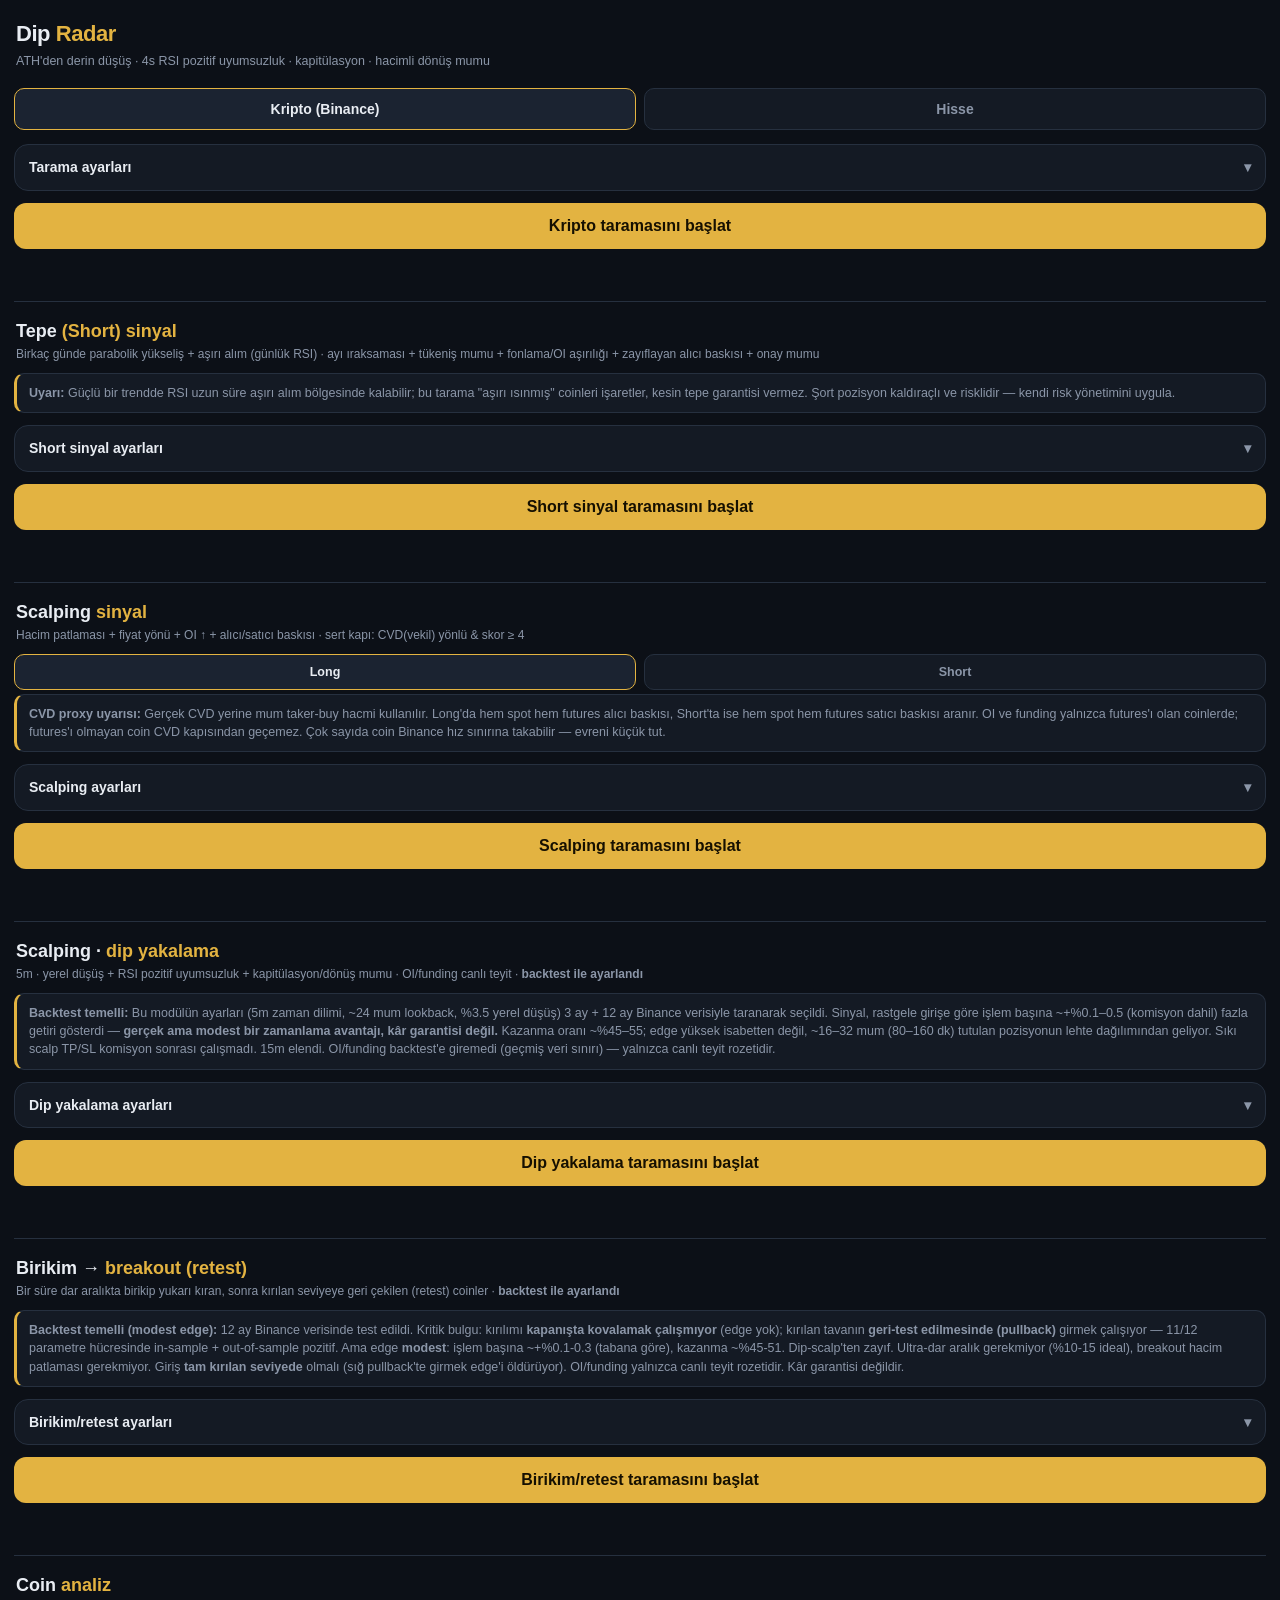
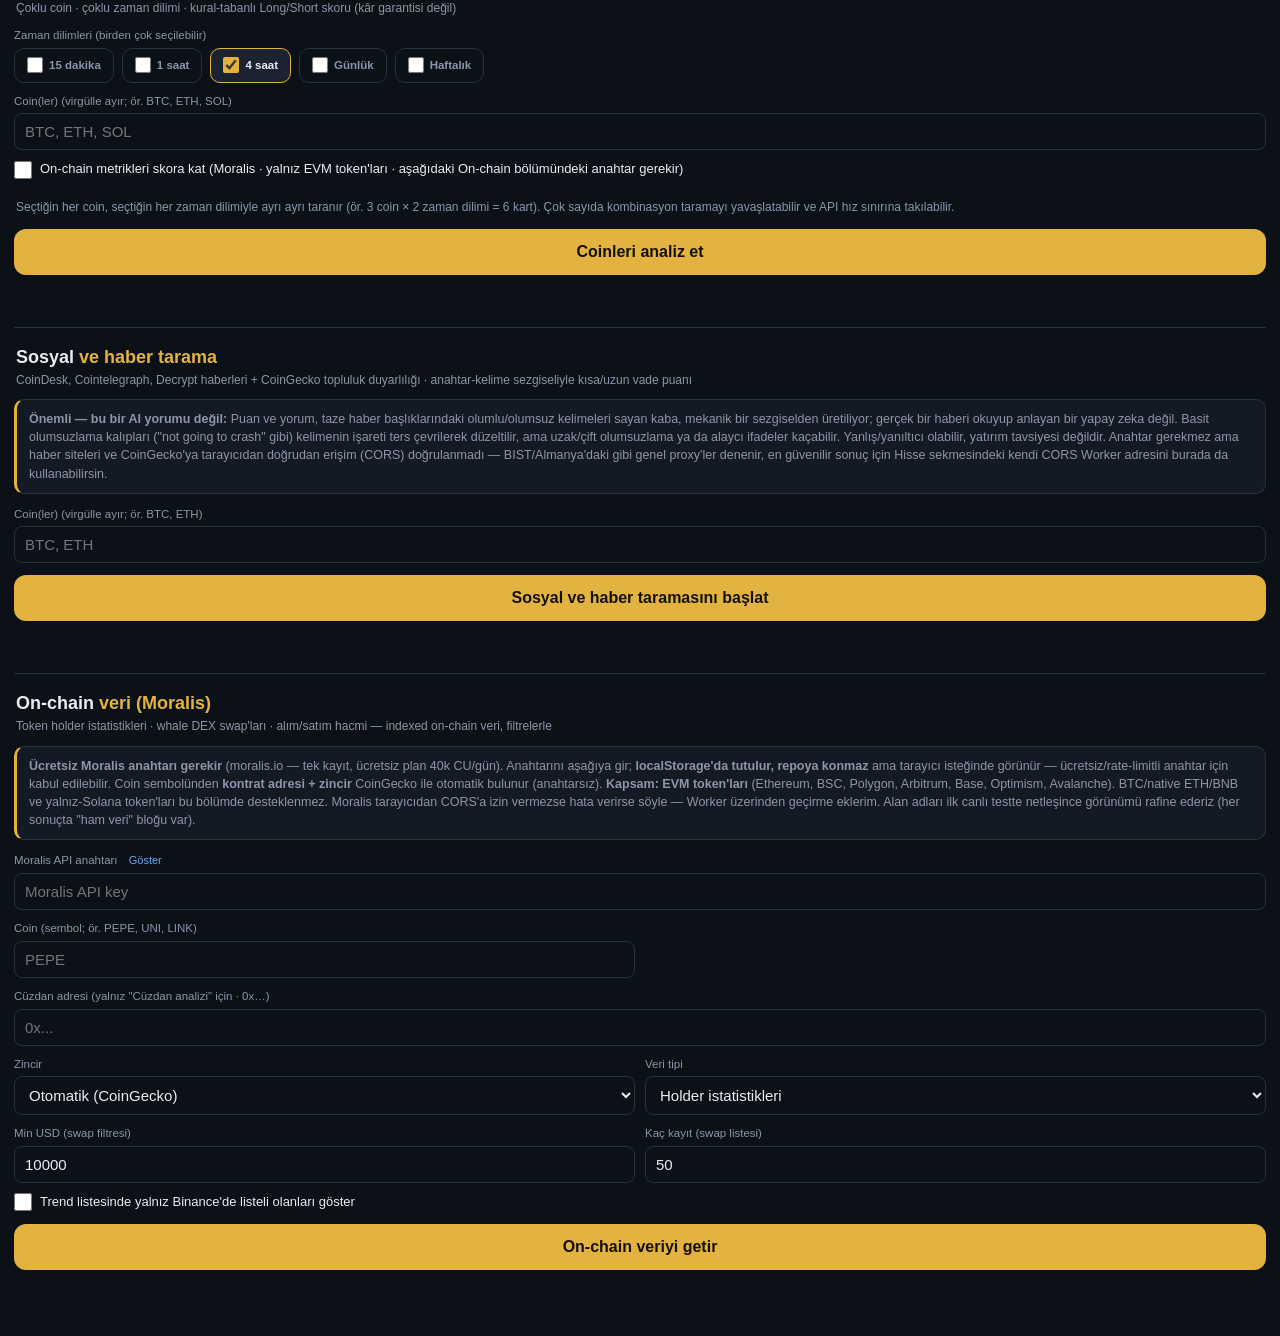
<file: index.html>
<!DOCTYPE html>
<html lang="tr">
<head>
<meta charset="UTF-8">
<meta name="viewport" content="width=device-width, initial-scale=1, viewport-fit=cover, maximum-scale=1">
<meta name="apple-mobile-web-app-capable" content="yes">
<meta name="apple-mobile-web-app-status-bar-style" content="black-translucent">
<meta name="theme-color" content="#0C1017">
<title>Dip Radar — Kapitülasyon Tarayıcı</title>
<style>
:root{
  --bg:#0C1017;
  --surface:#141A24;
  --surface2:#1B2331;
  --line:#26303F;
  --text:#E9EDF3;
  --muted:#8B96A8;
  --amber:#E3B341;
  --red:#FF5C48;
  --green:#3ECF8E;
  --blue:#6AA7FF;
  --radius:14px;
}
*{box-sizing:border-box;margin:0;padding:0;-webkit-tap-highlight-color:transparent}
html,body{background:var(--bg);color:var(--text);font-family:-apple-system,"SF Pro Text","Segoe UI",Roboto,sans-serif;font-size:15px;line-height:1.45}
/* yalnız dikey kaydırma: yatay taşmayı engelle + uzun metin/adresleri sar */
html,body{overflow-x:hidden;max-width:100%}
body{padding:env(safe-area-inset-top) 14px calc(env(safe-area-inset-bottom) + 24px);overflow-wrap:break-word;word-break:break-word}
img,svg,video,canvas,iframe{max-width:100%;height:auto}
.mono{font-family:"SF Mono",ui-monospace,Menlo,monospace;font-variant-numeric:tabular-nums}

header{padding:18px 2px 12px}
header h1{font-size:22px;font-weight:800;letter-spacing:-.02em}
header h1 span{color:var(--amber)}
header p{color:var(--muted);font-size:12.5px;margin-top:2px}

.tabs{display:flex;gap:8px;margin:6px 0 14px}
.tab{flex:1;text-align:center;padding:10px 0;border:1px solid var(--line);border-radius:10px;background:var(--surface);color:var(--muted);font-weight:600;font-size:14px;cursor:pointer}
.tab.active{background:var(--surface2);color:var(--text);border-color:var(--amber)}

.panel{display:none}
.panel.active{display:block}

details.settings{background:var(--surface);border:1px solid var(--line);border-radius:var(--radius);margin-bottom:12px;overflow:hidden}
details.settings summary{padding:12px 14px;font-weight:600;font-size:14px;cursor:pointer;list-style:none;display:flex;justify-content:space-between;align-items:center}
details.settings summary::after{content:"▾";color:var(--muted);transition:transform .2s}
details.settings[open] summary::after{transform:rotate(180deg)}
.settings-body{padding:0 14px 14px;display:grid;grid-template-columns:1fr 1fr;gap:10px}
.field{display:flex;flex-direction:column;gap:4px}
.field.full{grid-column:1 / -1}
.field label{font-size:11.5px;color:var(--muted)}
.field input:not([type="checkbox"]),.field textarea{background:var(--bg);border:1px solid var(--line);border-radius:8px;color:var(--text);padding:9px 10px;font-size:15px;width:100%;font-family:inherit}
/* select'ler içeriğe göre genişleyip ekranı taşırmasın (uzun seçenek metinleri) */
select{width:100%;max-width:100%}
.field select{width:100%}
.field textarea{min-height:64px;resize:vertical}
.field input:focus,.field textarea:focus{outline:2px solid var(--amber);outline-offset:-1px}

.hint{font-size:12px;color:var(--muted);margin:8px 2px 12px}
.hint b{color:var(--text)}

.scanbar{display:flex;gap:10px;margin-bottom:12px}
button.primary{flex:1;background:var(--amber);color:#161001;border:0;border-radius:12px;padding:14px;font-size:16px;font-weight:800;cursor:pointer}
button.primary:disabled{opacity:.5}
button.ghost{background:var(--surface);border:1px solid var(--line);color:var(--muted);border-radius:12px;padding:14px 16px;font-weight:700;cursor:pointer}

.progress{height:6px;background:var(--surface2);border-radius:99px;overflow:hidden;margin-bottom:6px;display:none}
.progress.on{display:block}
.progress i{display:block;height:100%;width:0%;background:var(--amber);transition:width .25s}
.status{font-size:12.5px;color:var(--muted);min-height:18px;margin-bottom:12px}

.summary{display:none;gap:8px;margin-bottom:12px}
.summary.on{display:flex}
.stat{flex:1;background:var(--surface);border:1px solid var(--line);border-radius:12px;padding:10px;text-align:center}
.stat b{display:block;font-size:20px;font-weight:800}
.stat span{font-size:11px;color:var(--muted)}

.filterbar{display:none;gap:8px;margin-bottom:4px}
.filterbar.on{display:flex}
.fbtn{flex:1;text-align:center;padding:8px 0;border:1px solid var(--line);border-radius:10px;background:var(--surface);color:var(--muted);font-weight:700;font-size:12.5px;cursor:pointer}
.fbtn.active{background:var(--surface2);color:var(--text);border-color:var(--amber)}
.fcount{font-size:11.5px;color:var(--muted);text-align:right;margin:6px 2px 10px}
.morebtn{width:100%;margin:2px 0 12px}

.tfpicker{display:flex;flex-wrap:wrap;gap:8px}
.tfchip{display:flex;align-items:center;gap:6px;padding:8px 12px;border:1px solid var(--line);border-radius:10px;background:var(--bg);color:var(--muted);font-size:13px;font-weight:600;cursor:pointer;user-select:none;white-space:nowrap}
.tfchip input{width:16px;height:16px;flex:none;margin:0;accent-color:var(--amber)}
.tfchip.checked{background:var(--surface2);color:var(--text);border-color:var(--amber)}

.card{background:var(--surface);border:1px solid var(--line);border-radius:var(--radius);padding:14px;margin-bottom:10px}
.card.full-match{border-color:var(--amber);box-shadow:0 0 0 1px var(--amber) inset}
.card-top{display:flex;justify-content:space-between;align-items:baseline;margin-bottom:8px}
.card-top .sym{font-weight:800;font-size:17px}
.card-top .sym.linkable{cursor:pointer}
.card-top .sym.linkable:active{opacity:.6}
.card-top .price{color:var(--muted);font-size:13px}
.fullmatch-tag{font-size:10px;font-weight:800;color:#161001;background:var(--amber);border-radius:6px;padding:2px 7px;margin-left:8px;vertical-align:2px}

.depth{margin:6px 0 10px}
.depth .track{position:relative;height:10px;border-radius:99px;background:linear-gradient(90deg,var(--green),var(--amber) 55%,var(--red));opacity:.9}
.depth .marker{position:absolute;top:-4px;width:3px;height:18px;background:#fff;border-radius:2px;box-shadow:0 0 0 2px var(--bg)}
.depth .labels{display:flex;justify-content:space-between;font-size:10.5px;color:var(--muted);margin-top:5px}

.badges{display:flex;flex-wrap:wrap;gap:6px}
.badge{font-size:11.5px;font-weight:700;padding:5px 9px;border-radius:8px;border:1px solid var(--line);color:var(--muted);background:var(--bg)}
.badge.on-div{color:var(--blue);border-color:var(--blue)}
.badge.on-cap{color:var(--red);border-color:var(--red)}
.badge.on-rev{color:var(--green);border-color:var(--green)}

.detail{font-size:12px;color:var(--muted);margin-top:8px;line-height:1.6}
.detail b{color:var(--text);font-weight:600}

.empty{color:var(--muted);text-align:center;padding:26px 10px;font-size:13.5px;display:none}
.empty.on{display:block}
.err{color:var(--red);font-size:12px;margin-top:6px}
.warnbox{background:var(--surface);border:1px solid var(--line);border-left:3px solid var(--amber);border-radius:10px;padding:10px 12px;font-size:12.5px;color:var(--muted);margin-bottom:12px}

.bgwarn{display:none;background:var(--surface);border:1px solid var(--amber);border-left:3px solid var(--amber);border-radius:10px;padding:10px 12px;font-size:12.5px;color:var(--text);line-height:1.55;margin:0 0 12px}
.bgwarn.on{display:block}
.bgwarn .x{display:block;margin-top:6px;background:none;border:0;color:var(--amber);font-weight:700;font-size:12px;padding:0;cursor:pointer}
</style>
</head>
<body>

<header>
  <h1>Dip <span>Radar</span></h1>
  <p>ATH'den derin düşüş · 4s RSI pozitif uyumsuzluk · kapitülasyon · hacimli dönüş mumu</p>
</header>

<div class="bgwarn" id="bg-warn">
  ⏸️ Uygulama arka plandayken (ekran kilidi / başka bir uygulama) iOS taramayı duraklattı — bu, tarayıcıların genel bir kısıtlaması, uygulama hatası değil. Ekranı açık tutarsan tarama artık kilit yüzünden durmayacak, ama başka bir uygulamaya geçersen yine duraklar. Devam etmek için taramayı tekrar başlat.
  <button class="x" onclick="dismissBgWarn()">Kapat</button>
</div>

<div class="tabs">
  <div class="tab active" id="tab-crypto" onclick="switchTab('crypto')">Kripto (Binance)</div>
  <div class="tab" id="tab-stock" onclick="switchTab('stock')">Hisse</div>
</div>

<!-- ================= KRİPTO ================= -->
<div class="panel active" id="panel-crypto">

  <details class="settings">
    <summary>Tarama ayarları</summary>
    <div class="settings-body">
      <div class="field"><label>ATH'den düşüş eşiği (% ve üzeri)</label><input type="number" id="c-dd" value="75" min="10" max="99"></div>
      <div class="field"><label>Taranacak coin sayısı (hacme göre)</label><input type="number" id="c-topn" value="700" min="20" max="700"></div>
      <div class="field"><label>RSI periyodu</label><input type="number" id="c-rsip" value="14" min="5" max="30"></div>
      <div class="field"><label>Uyumsuzluk: 1. dip RSI üst sınırı</label><input type="number" id="c-rsimax" value="45" min="20" max="60"></div>
      <div class="field"><label>Uyumsuzluk arama penceresi (mum)</label><input type="number" id="c-lb" value="14" min="10" max="150"></div>
      <div class="field"><label>Son dip en çok kaç mum önce</label><input type="number" id="c-recent" value="10" min="3" max="40"></div>
      <div class="field"><label>Kapitülasyon hacim çarpanı</label><input type="number" id="c-capv" value="3" min="1.5" max="10" step="0.5"></div>
      <div class="field"><label>Kapitülasyon penceresi (mum)</label><input type="number" id="c-capw" value="30" min="5" max="80"></div>
      <div class="field"><label>Dönüş mumu hacim çarpanı</label><input type="number" id="c-revv" value="2" min="1.2" max="8" step="0.1"></div>
      <div class="field"><label>Dönüş mumu penceresi (mum)</label><input type="number" id="c-revw" value="6" min="2" max="20"></div>
    </div>
  </details>

  <div class="scanbar">
    <button class="primary" id="c-scanbtn" onclick="scanCrypto()">Kripto taramasını başlat</button>
    <button class="ghost" id="c-stopbtn" onclick="stopScan()" style="display:none">Durdur</button>
    <button class="ghost" id="c-clearbtn" onclick="clearResults('c')" style="display:none">Temizle</button>
    <button class="ghost" id="c-exportbtn" onclick="exportKlines()" style="display:none">Veriyi dışa aktar (JSON)</button>
  </div>

  <div class="progress" id="c-prog"><i id="c-progbar"></i></div>
  <div class="status" id="c-status"></div>

  <div class="summary" id="c-summary">
    <div class="stat"><b id="c-s-scanned">0</b><span>tarandı</span></div>
    <div class="stat"><b id="c-s-gate">0</b><span>%eşik altında</span></div>
    <div class="stat"><b id="c-s-signal">0</b><span>sinyalli</span></div>
    <div class="stat"><b id="c-s-full">0</b><span>tam eşleşme</span></div>
  </div>

  <div class="filterbar" id="c-filter">
    <div class="fbtn" data-min="1" onclick="setFilter('c',1)">Tümü</div>
    <div class="fbtn active" data-min="2" onclick="setFilter('c',2)">2+ sinyal</div>
    <div class="fbtn" data-min="3" onclick="setFilter('c',3)">Tam eşleşme</div>
  </div>
  <div class="fcount" id="c-fcount"></div>

  <div id="c-results"></div>
  <button class="ghost morebtn" id="c-morebtn" onclick="showMore('c')" style="display:none">Daha fazla göster</button>
  <div class="empty" id="c-empty">Kriterlere uyan sembol bulunamadı. Eşikleri gevşetmeyi dene (ör. düşüş %60, hacim çarpanı 2).</div>

  <div style="height:1px;background:var(--line);margin:22px 0 16px"></div>
  <h1 style="font-size:18px;font-weight:800;margin:0 2px 2px">Tepe <span style="color:var(--amber)">(Short) sinyal</span></h1>
  <p style="color:var(--muted);font-size:12px;margin:0 2px 10px">Birkaç günde parabolik yükseliş + aşırı alım (günlük RSI) · ayı ıraksaması + tükeniş mumu + fonlama/OI aşırılığı + zayıflayan alıcı baskısı + onay mumu</p>

  <div class="warnbox">
    <b>Uyarı:</b> Güçlü bir trendde RSI uzun süre aşırı alım bölgesinde kalabilir; bu tarama "aşırı ısınmış" coinleri işaretler, kesin tepe garantisi vermez. Şort pozisyon kaldıraçlı ve risklidir — kendi risk yönetimini uygula.
  </div>

  <details class="settings">
    <summary>Short sinyal ayarları</summary>
    <div class="settings-body">
      <div class="field"><label>Taranacak coin sayısı (hacme göre)</label><input type="number" id="sh-topn" value="700" min="10" max="700"></div>
      <div class="field"><label>Yükseliş penceresi (gün)</label><input type="number" id="sh-pumpdays" value="3" min="1" max="10"></div>
      <div class="field"><label>Dip arama penceresi (gün)</label><input type="number" id="sh-pumplookback" value="10" min="3" max="30"></div>
      <div class="field"><label>Yükseliş çarpanı (≥)</label><input type="number" id="sh-pumpmult" value="3" min="1.2" max="10" step="0.1"></div>
      <div class="field"><label>Günlük RSI alt sınırı (≥)</label><input type="number" id="sh-rsimin" value="90" min="60" max="99"></div>
      <div class="field"><label>RSI periyodu</label><input type="number" id="sh-rsip" value="14" min="5" max="30"></div>
      <div class="field"><label>Ayı ıraksaması arama penceresi (mum)</label><input type="number" id="sh-lb" value="14" min="10" max="150"></div>
      <div class="field"><label>Son tepe en çok kaç mum önce</label><input type="number" id="sh-recent" value="10" min="3" max="40"></div>
      <div class="field"><label>Tükeniş mumu hacim çarpanı</label><input type="number" id="sh-exhv" value="3" min="1.5" max="10" step="0.5"></div>
      <div class="field"><label>Tükeniş mumu penceresi (gün)</label><input type="number" id="sh-exhw" value="10" min="3" max="30"></div>
      <div class="field"><label>Onay mumu hacim çarpanı</label><input type="number" id="sh-confv" value="2" min="1.2" max="8" step="0.1"></div>
      <div class="field"><label>Onay mumu penceresi (gün)</label><input type="number" id="sh-confw" value="6" min="2" max="20"></div>
      <div class="field"><label>Fonlama aşırı alt sınırı (%)</label><input type="number" id="sh-fundmin" value="0.05" min="0" max="1" step="0.01"></div>
      <div class="field"><label>OI min. değişim (%)</label><input type="number" id="sh-oimin" value="0" min="-5" max="10" step="0.5"></div>
      <div class="field"><label>Alıcı baskısı karşılaştırma penceresi (gün)</label><input type="number" id="sh-cvdwin" value="3" min="1" max="10"></div>
    </div>
  </details>

  <div class="scanbar">
    <button class="primary" id="sh-scanbtn" onclick="scanShort()">Short sinyal taramasını başlat</button>
    <button class="ghost" id="sh-stopbtn" onclick="stopScan()" style="display:none">Durdur</button>
    <button class="ghost" id="sh-clearbtn" onclick="clearResults('sh')" style="display:none">Temizle</button>
  </div>

  <div class="progress" id="sh-prog"><i id="sh-progbar"></i></div>
  <div class="status" id="sh-status"></div>

  <div class="summary" id="sh-summary">
    <div class="stat"><b id="sh-s-scanned">0</b><span>tarandı</span></div>
    <div class="stat"><b id="sh-s-gate">0</b><span>kapıyı geçti</span></div>
    <div class="stat"><b id="sh-s-signal">0</b><span>sinyalli</span></div>
    <div class="stat"><b id="sh-s-full">0</b><span>tam eşleşme</span></div>
  </div>

  <div class="filterbar" id="sh-filter">
    <div class="fbtn" data-min="0" onclick="setFilter('sh',0)">Tümü</div>
    <div class="fbtn active" data-min="3" onclick="setFilter('sh',3)">3+ sinyal</div>
    <div class="fbtn" data-min="5" onclick="setFilter('sh',5)">Tam eşleşme</div>
  </div>
  <div class="fcount" id="sh-fcount"></div>

  <div id="sh-results"></div>
  <button class="ghost morebtn" id="sh-morebtn" onclick="showMore('sh')" style="display:none">Daha fazla göster</button>
  <div class="empty" id="sh-empty">Kriterlere uyan sembol bulunamadı. Yükseliş çarpanını veya RSI eşiğini düşürmeyi dene.</div>

  <div style="height:1px;background:var(--line);margin:22px 0 16px"></div>
  <h1 style="font-size:18px;font-weight:800;margin:0 2px 2px">Scalping <span style="color:var(--amber)">sinyal</span></h1>
  <p style="color:var(--muted);font-size:12px;margin:0 2px 10px">Hacim patlaması + fiyat yönü + OI ↑ + alıcı/satıcı baskısı · sert kapı: CVD(vekil) yönlü & skor ≥ 4</p>

  <div class="filterbar on" id="sc-dir">
    <div class="fbtn active" data-dir="long" onclick="setScalpDir('long')">Long</div>
    <div class="fbtn" data-dir="short" onclick="setScalpDir('short')">Short</div>
  </div>

  <div class="warnbox">
    <b>CVD proxy uyarısı:</b> Gerçek CVD yerine mum taker-buy hacmi kullanılır. Long'da hem spot hem futures alıcı baskısı, Short'ta ise hem spot hem futures satıcı baskısı aranır. OI ve funding yalnızca futures'ı olan coinlerde; futures'ı olmayan coin CVD kapısından geçemez. Çok sayıda coin Binance hız sınırına takabilir — evreni küçük tut.
  </div>

  <details class="settings">
    <summary>Scalping ayarları</summary>
    <div class="settings-body">
      <div class="field"><label>Zaman dilimi</label>
        <select id="sc-tf" style="background:var(--bg);border:1px solid var(--line);border-radius:8px;color:var(--text);padding:9px 10px;font-size:15px">
          <option value="5m">5 dakika</option>
          <option value="15m" selected>15 dakika</option>
          <option value="1h">1 saat</option>
        </select>
      </div>
      <div class="field"><label>Taranacak coin sayısı (hacme göre)</label><input type="number" id="sc-topn" value="700" min="10" max="700"></div>
      <div class="field"><label>Hacim patlama çarpanı (≥)</label><input type="number" id="sc-volx" value="2.5" min="1.2" max="10" step="0.1"></div>
      <div class="field"><label>Fiyat son mum min. artış (%)</label><input type="number" id="sc-price" value="0.4" min="0" max="5" step="0.1"></div>
      <div class="field"><label>OI min. artış (%)</label><input type="number" id="sc-oi" value="1.0" min="0" max="10" step="0.1"></div>
      <div class="field"><label>Funding dengeli üst sınır (|%|)</label><input type="number" id="sc-fund" value="0.05" min="0" max="1" step="0.01"></div>
      <div class="field"><label>CVD/hacim penceresi (mum)</label><input type="number" id="sc-win" value="3" min="1" max="20"></div>
      <div class="field"><label>Skor eşiği (≥)</label><input type="number" id="sc-score" value="4" min="1" max="13"></div>
    </div>
  </details>

  <div class="scanbar">
    <button class="primary" id="sc-scanbtn" onclick="scanScalping()">Scalping taramasını başlat</button>
    <button class="ghost" id="sc-stopbtn" onclick="stopScan()" style="display:none">Durdur</button>
    <button class="ghost" id="sc-clearbtn" onclick="clearResults('sc')" style="display:none">Temizle</button>
  </div>

  <div class="progress" id="sc-prog"><i id="sc-progbar"></i></div>
  <div class="status" id="sc-status"></div>

  <div class="summary" id="sc-summary">
    <div class="stat"><b id="sc-s-scanned">0</b><span>tarandı</span></div>
    <div class="stat"><b id="sc-s-gate">0</b><span>CVD geçti</span></div>
    <div class="stat"><b id="sc-s-signal">0</b><span>sinyalli</span></div>
    <div class="stat"><b id="sc-s-a">0</b><span>A notu</span></div>
  </div>

  <div class="filterbar" id="sc-filter">
    <div class="fbtn" data-min="0" onclick="setFilter('sc',0)">Tümü</div>
    <div class="fbtn active" data-min="6" onclick="setFilter('sc',6)">B ve üzeri</div>
    <div class="fbtn" data-min="8" onclick="setFilter('sc',8)">Sadece A</div>
  </div>
  <div class="fcount" id="sc-fcount"></div>

  <div id="sc-results"></div>
  <button class="ghost morebtn" id="sc-morebtn" onclick="showMore('sc')" style="display:none">Daha fazla göster</button>
  <div class="empty" id="sc-empty">Scalping kriterine uyan coin yok. Hacim çarpanını veya skor eşiğini düşürmeyi dene.</div>

  <div style="height:1px;background:var(--line);margin:22px 0 16px"></div>
  <h1 style="font-size:18px;font-weight:800;margin:0 2px 2px">Scalping · <span style="color:var(--amber)">dip yakalama</span></h1>
  <p style="color:var(--muted);font-size:12px;margin:0 2px 10px">5m · yerel düşüş + RSI pozitif uyumsuzluk + kapitülasyon/dönüş mumu · OI/funding canlı teyit · <b>backtest ile ayarlandı</b></p>

  <div class="warnbox">
    <b>Backtest temelli:</b> Bu modülün ayarları (5m zaman dilimi, ~24 mum lookback, %3.5 yerel düşüş) 3 ay + 12 ay Binance verisiyle taranarak seçildi. Sinyal, rastgele girişe göre işlem başına ~+%0.1–0.5 (komisyon dahil) fazla getiri gösterdi — <b>gerçek ama modest bir zamanlama avantajı, kâr garantisi değil.</b> Kazanma oranı ~%45–55; edge yüksek isabetten değil, ~16–32 mum (80–160 dk) tutulan pozisyonun lehte dağılımından geliyor. Sıkı scalp TP/SL komisyon sonrası çalışmadı. 15m elendi. OI/funding backtest'e giremedi (geçmiş veri sınırı) — yalnızca canlı teyit rozetidir.
  </div>

  <details class="settings">
    <summary>Dip yakalama ayarları</summary>
    <div class="settings-body">
      <div class="field"><label>Taranacak coin sayısı (hacme göre)</label><input type="number" id="sd-topn" value="700" min="10" max="700"></div>
      <div class="field"><label>Sinyal katılığı</label>
        <select id="sd-strict" style="background:var(--bg);border:1px solid var(--line);border-radius:8px;color:var(--text);padding:9px 10px;font-size:15px">
          <option value="core" selected>CORE — uyumsuzluk + (kapitülasyon VEYA dönüş)</option>
          <option value="full">FULL — uyumsuzluk + kapitülasyon VE dönüş</option>
        </select>
      </div>
      <div class="field"><label>Lookback (yerel tepe + uyumsuzluk penceresi)</label><input type="number" id="sd-lb" value="24" min="10" max="60"></div>
      <div class="field"><label>Yerel düşüş eşiği (% ve üzeri)</label><input type="number" id="sd-dd" value="3.5" min="1" max="15" step="0.5"></div>
      <div class="field"><label>RSI periyodu</label><input type="number" id="sd-rsip" value="14" min="5" max="30"></div>
      <div class="field"><label>Uyumsuzluk: 1. dip RSI üst sınırı</label><input type="number" id="sd-rsimax" value="45" min="20" max="60"></div>
      <div class="field"><label>Kapitülasyon hacim çarpanı</label><input type="number" id="sd-capv" value="2.5" min="1.5" max="10" step="0.5"></div>
      <div class="field"><label>Dönüş mumu hacim çarpanı</label><input type="number" id="sd-revv" value="2" min="1.2" max="8" step="0.1"></div>
    </div>
  </details>

  <div class="scanbar">
    <button class="primary" id="sd-scanbtn" onclick="scanScalpDip()">Dip yakalama taramasını başlat</button>
    <button class="ghost" id="sd-stopbtn" onclick="stopScan()" style="display:none">Durdur</button>
    <button class="ghost" id="sd-clearbtn" onclick="clearResults('sd')" style="display:none">Temizle</button>
  </div>

  <div class="progress" id="sd-prog"><i id="sd-progbar"></i></div>
  <div class="status" id="sd-status"></div>

  <div class="summary" id="sd-summary">
    <div class="stat"><b id="sd-s-scanned">0</b><span>tarandı</span></div>
    <div class="stat"><b id="sd-s-gate">0</b><span>dip+uyum. geçti</span></div>
    <div class="stat"><b id="sd-s-signal">0</b><span>sinyalli</span></div>
    <div class="stat"><b id="sd-s-full">0</b><span>tam eşleşme</span></div>
  </div>

  <div class="filterbar" id="sd-filter">
    <div class="fbtn active" data-min="1" onclick="setFilter('sd',1)">Tümü</div>
    <div class="fbtn" data-min="3" onclick="setFilter('sd',3)">Tam eşleşme (3)</div>
  </div>
  <div class="fcount" id="sd-fcount"></div>

  <div id="sd-results"></div>
  <button class="ghost morebtn" id="sd-morebtn" onclick="showMore('sd')" style="display:none">Daha fazla göster</button>
  <div class="empty" id="sd-empty">Dip-scalp kriterine uyan coin yok. Yerel düşüş eşiğini veya katılığı (CORE) gevşetmeyi dene.</div>

  <div style="height:1px;background:var(--line);margin:22px 0 16px"></div>
  <h1 style="font-size:18px;font-weight:800;margin:0 2px 2px">Birikim → <span style="color:var(--amber)">breakout (retest)</span></h1>
  <p style="color:var(--muted);font-size:12px;margin:0 2px 10px">Bir süre dar aralıkta birikip yukarı kıran, sonra kırılan seviyeye geri çekilen (retest) coinler · <b>backtest ile ayarlandı</b></p>

  <div class="warnbox">
    <b>Backtest temelli (modest edge):</b> 12 ay Binance verisinde test edildi. Kritik bulgu: kırılımı <b>kapanışta kovalamak çalışmıyor</b> (edge yok); kırılan tavanın <b>geri-test edilmesinde (pullback)</b> girmek çalışıyor — 11/12 parametre hücresinde in-sample + out-of-sample pozitif. Ama edge <b>modest</b>: işlem başına ~+%0.1-0.3 (tabana göre), kazanma ~%45-51. Dip-scalp'ten zayıf. Ultra-dar aralık gerekmiyor (%10-15 ideal), breakout hacim patlaması gerekmiyor. Giriş <b>tam kırılan seviyede</b> olmalı (sığ pullback'te girmek edge'i öldürüyor). OI/funding yalnızca canlı teyit rozetidir. Kâr garantisi değildir.
  </div>

  <details class="settings">
    <summary>Birikim/retest ayarları</summary>
    <div class="settings-body">
      <div class="field"><label>Taranacak coin sayısı (hacme göre)</label><input type="number" id="br-topn" value="700" min="10" max="700"></div>
      <div class="field"><label>Zaman dilimi</label>
        <select id="br-tf" style="background:var(--bg);border:1px solid var(--line);border-radius:8px;color:var(--text);padding:9px 10px;font-size:15px">
          <option value="1h" selected>1 saat (önerilen — en dengeli)</option>
          <option value="4h">4 saat (daha büyük ama rejim-bağımlı)</option>
        </select>
      </div>
      <div class="field"><label>Birikim süresi (saat)</label><input type="number" id="br-d" value="36" min="6" max="240" step="6"></div>
      <div class="field"><label>Aralık darlığı (% üst sınır)</label><input type="number" id="br-t" value="12" min="3" max="30" step="1"></div>
      <div class="field"><label>Retest penceresi (saat)</label><input type="number" id="br-r" value="24" min="4" max="120" step="4"></div>
      <div class="field"><label>Hedef TP (%)</label><input type="number" id="br-tp" value="6" min="1" max="30" step="0.5"></div>
      <div class="field"><label>Stop SL (%)</label><input type="number" id="br-sl" value="4" min="1" max="20" step="0.5"></div>
    </div>
  </details>

  <div class="scanbar">
    <button class="primary" id="br-scanbtn" onclick="scanRetest()">Birikim/retest taramasını başlat</button>
    <button class="ghost" id="br-stopbtn" onclick="stopScan()" style="display:none">Durdur</button>
    <button class="ghost" id="br-clearbtn" onclick="clearResults('br')" style="display:none">Temizle</button>
  </div>

  <div class="progress" id="br-prog"><i id="br-progbar"></i></div>
  <div class="status" id="br-status"></div>

  <div class="summary" id="br-summary">
    <div class="stat"><b id="br-s-scanned">0</b><span>tarandı</span></div>
    <div class="stat"><b id="br-s-gate">0</b><span>kırılım</span></div>
    <div class="stat"><b id="br-s-signal">0</b><span>retest sinyali</span></div>
    <div class="stat"><b id="br-s-full">0</b><span>taze retest</span></div>
  </div>

  <div class="filterbar" id="br-filter">
    <div class="fbtn active" data-min="1" onclick="setFilter('br',1)">Tümü</div>
    <div class="fbtn" data-min="2" onclick="setFilter('br',2)">Taze (bu mumda)</div>
  </div>
  <div class="fcount" id="br-fcount"></div>

  <div id="br-results"></div>
  <button class="ghost morebtn" id="br-morebtn" onclick="showMore('br')" style="display:none">Daha fazla göster</button>
  <div class="empty" id="br-empty">Retest kurulumu olan coin yok. Aralık darlığını gevşetmeyi (ör. %15) veya retest penceresini büyütmeyi dene.</div>

  <div style="height:1px;background:var(--line);margin:22px 0 16px"></div>
  <h1 style="font-size:18px;font-weight:800;margin:0 2px 2px">Coin <span style="color:var(--amber)">analiz</span></h1>
  <p style="color:var(--muted);font-size:12px;margin:0 2px 10px">Çoklu coin · çoklu zaman dilimi · kural-tabanlı Long/Short skoru (kâr garantisi değil)</p>

  <div class="settings-body" style="padding:0 0 12px">
    <div class="field full"><label>Zaman dilimleri (birden çok seçilebilir)</label>
      <div class="tfpicker" id="an-tf-picker">
        <label class="tfchip"><input type="checkbox" value="15m" onchange="toggleTfChip(this)"> 15 dakika</label>
        <label class="tfchip"><input type="checkbox" value="1h" onchange="toggleTfChip(this)"> 1 saat</label>
        <label class="tfchip checked"><input type="checkbox" value="4h" checked onchange="toggleTfChip(this)"> 4 saat</label>
        <label class="tfchip"><input type="checkbox" value="1d" onchange="toggleTfChip(this)"> Günlük</label>
        <label class="tfchip"><input type="checkbox" value="1w" onchange="toggleTfChip(this)"> Haftalık</label>
      </div>
    </div>
    <div class="field full"><label>Coin(ler) (virgülle ayır; ör. BTC, ETH, SOL)</label><input type="text" id="an-sym" placeholder="BTC, ETH, SOL" autocapitalize="characters"></div>
    <div class="field full"><label style="display:flex;gap:8px;align-items:center;cursor:pointer;color:var(--text);font-size:13px"><input type="checkbox" id="an-onchain" style="width:18px;height:18px;accent-color:var(--amber);flex:none"> On-chain metrikleri skora kat (Moralis · yalnız EVM token'ları · aşağıdaki On-chain bölümündeki anahtar gerekir)</label></div>
  </div>
  <p class="hint">Seçtiğin her coin, seçtiğin her zaman dilimiyle ayrı ayrı taranır (ör. 3 coin × 2 zaman dilimi = 6 kart). Çok sayıda kombinasyon taramayı yavaşlatabilir ve API hız sınırına takılabilir.</p>

  <div class="scanbar">
    <button class="primary" id="an-btn" onclick="analyzeCoin()">Coinleri analiz et</button>
    <button class="ghost" id="an-stopbtn" onclick="stopScan()" style="display:none">Durdur</button>
    <button class="ghost" id="an-clearbtn" onclick="clearAnalyze()" style="display:none">Temizle</button>
  </div>

  <div class="progress" id="an-prog"><i id="an-progbar"></i></div>
  <div class="status" id="an-status"></div>
  <div id="an-result"></div>

  <div style="height:1px;background:var(--line);margin:22px 0 16px"></div>
  <h1 style="font-size:18px;font-weight:800;margin:0 2px 2px">Sosyal <span style="color:var(--amber)">ve haber tarama</span></h1>
  <p style="color:var(--muted);font-size:12px;margin:0 2px 10px">CoinDesk, Cointelegraph, Decrypt haberleri + CoinGecko topluluk duyarlılığı · anahtar-kelime sezgiseliyle kısa/uzun vade puanı</p>

  <div class="warnbox">
    <b>Önemli — bu bir AI yorumu değil:</b> Puan ve yorum, taze haber başlıklarındaki olumlu/olumsuz kelimeleri sayan kaba, mekanik bir sezgiselden üretiliyor; gerçek bir haberi okuyup anlayan bir yapay zeka değil. Basit olumsuzlama kalıpları ("not going to crash" gibi) kelimenin işareti ters çevrilerek düzeltilir, ama uzak/çift olumsuzlama ya da alaycı ifadeler kaçabilir. Yanlış/yanıltıcı olabilir, yatırım tavsiyesi değildir. Anahtar gerekmez ama haber siteleri ve CoinGecko'ya tarayıcıdan doğrudan erişim (CORS) doğrulanmadı — BIST/Almanya'daki gibi genel proxy'ler denenir, en güvenilir sonuç için Hisse sekmesindeki kendi CORS Worker adresini burada da kullanabilirsin.
  </div>

  <div class="settings-body" style="padding:0 0 12px">
    <div class="field full"><label>Coin(ler) (virgülle ayır; ör. BTC, ETH)</label><input type="text" id="lc-sym" placeholder="BTC, ETH" autocapitalize="characters"></div>
  </div>

  <div class="scanbar">
    <button class="primary" id="lc-scanbtn" onclick="scanSocial()">Sosyal ve haber taramasını başlat</button>
    <button class="ghost" id="lc-stopbtn" onclick="stopScan()" style="display:none">Durdur</button>
    <button class="ghost" id="lc-clearbtn" onclick="clearSocial()" style="display:none">Temizle</button>
  </div>

  <div class="progress" id="lc-prog"><i id="lc-progbar"></i></div>
  <div class="status" id="lc-status"></div>
  <div id="lc-results"></div>
  <div class="empty" id="lc-empty">Bir coin gir (ör. BTC) ve taramayı başlat.</div>

  <div style="height:1px;background:var(--line);margin:22px 0 16px"></div>
  <h1 style="font-size:18px;font-weight:800;margin:0 2px 2px">On-chain <span style="color:var(--amber)">veri (Moralis)</span></h1>
  <p style="color:var(--muted);font-size:12px;margin:0 2px 10px">Token holder istatistikleri · whale DEX swap'ları · alım/satım hacmi — indexed on-chain veri, filtrelerle</p>

  <div class="warnbox">
    <b>Ücretsiz Moralis anahtarı gerekir</b> (moralis.io — tek kayıt, ücretsiz plan 40k CU/gün). Anahtarını aşağıya gir; <b>localStorage'da tutulur, repoya konmaz</b> ama tarayıcı isteğinde görünür — ücretsiz/rate-limitli anahtar için kabul edilebilir. Coin sembolünden <b>kontrat adresi + zincir</b> CoinGecko ile otomatik bulunur (anahtarsız). <b>Kapsam: EVM token'ları</b> (Ethereum, BSC, Polygon, Arbitrum, Base, Optimism, Avalanche). BTC/native ETH/BNB ve yalnız-Solana token'ları bu bölümde desteklenmez. Moralis tarayıcıdan CORS'a izin vermezse hata verirse söyle — Worker üzerinden geçirme eklerim. Alan adları ilk canlı testte netleşince görünümü rafine ederiz (her sonuçta "ham veri" bloğu var).
  </div>

  <div class="settings-body" style="padding:0 0 12px">
    <div class="field full"><label>Moralis API anahtarı <span onclick="var k=document.getElementById('oc-key');if(k.type==='password'){k.type='text';this.textContent='Gizle';}else{k.type='password';this.textContent='Göster';}" style="color:var(--blue);cursor:pointer;font-size:11px;margin-left:8px">Göster</span></label>
      <input type="password" id="oc-key" placeholder="Moralis API key" onchange="store.set('moraliskey', this.value.trim())"></div>
    <div class="field"><label>Coin (sembol; ör. PEPE, UNI, LINK)</label><input type="text" id="oc-sym" placeholder="PEPE" autocapitalize="characters"></div>
    <div class="field full"><label>Cüzdan adresi (yalnız "Cüzdan analizi" için · 0x…)</label><input type="text" id="oc-wallet" placeholder="0x..."></div>
    <div class="field"><label>Zincir</label>
      <select id="oc-chain" style="background:var(--bg);border:1px solid var(--line);border-radius:8px;color:var(--text);padding:9px 10px;font-size:15px">
        <option value="auto" selected>Otomatik (CoinGecko)</option>
        <option value="eth">Ethereum</option><option value="bsc">BSC</option>
        <option value="polygon">Polygon</option><option value="arbitrum">Arbitrum</option>
        <option value="base">Base</option><option value="optimism">Optimism</option>
        <option value="avalanche">Avalanche</option>
      </select>
    </div>
    <div class="field"><label>Veri tipi</label>
      <select id="oc-type" style="background:var(--bg);border:1px solid var(--line);border-radius:8px;color:var(--text);padding:9px 10px;font-size:15px">
        <option value="holders" selected>Holder istatistikleri</option>
        <option value="topholders">Top holder'lar (konsantrasyon)</option>
        <option value="swaps">Whale DEX swap'ları</option>
        <option value="analytics">Alım/satım hacmi (analytics)</option>
        <option value="transfers">Transferler (borsa giriş/çıkış)</option>
        <option value="metadata">Token güvenlik / metadata</option>
        <option value="wallet">Cüzdan analizi (PnL) — adres gir</option>
        <option value="trending">Trend / en çok yükselen</option>
      </select>
    </div>
    <div class="field"><label>Min USD (swap filtresi)</label><input type="number" id="oc-minusd" value="10000" min="0" step="1000"></div>
    <div class="field"><label>Kaç kayıt (swap listesi)</label><input type="number" id="oc-limit" value="50" min="5" max="300"></div>
    <div class="field full"><label style="display:flex;gap:8px;align-items:center;cursor:pointer;color:var(--text);font-size:13px"><input type="checkbox" id="oc-binance-only" style="width:18px;height:18px;accent-color:var(--amber);flex:none"> Trend listesinde yalnız Binance'de listeli olanları göster</label></div>
  </div>

  <div class="scanbar">
    <button class="primary" id="oc-scanbtn" onclick="scanOnchain()">On-chain veriyi getir</button>
    <button class="ghost" id="oc-clearbtn" onclick="clearOnchain()" style="display:none">Temizle</button>
  </div>

  <div class="progress" id="oc-prog"><i id="oc-progbar"></i></div>
  <div class="status" id="oc-status"></div>
  <div id="oc-results"></div>
  <div class="empty" id="oc-empty">Bir coin gir, veri tipi seç ve "getir"e bas.</div>
</div>

<!-- ================= HİSSE ================= -->
<div class="panel" id="panel-stock">

  <div class="filterbar on" id="s-market">
    <div class="fbtn active" data-market="us" onclick="setStockMarket('us')">ABD (FMP)</div>
    <div class="fbtn" data-market="bist" onclick="setStockMarket('bist')">BIST</div>
    <div class="fbtn" data-market="de" onclick="setStockMarket('de')">Almanya</div>
  </div>

  <div class="warnbox" id="s-warnbox">
    Hisse tarafı <b>FMP API anahtarı</b> gerektirir (financialmodelingprep.com — ücretsiz plan günde 250 istek). Ücretsiz planda yalnızca <b>ABD hisseleri, günlük veriyle</b> taranır: günlük RSI uyumsuzluğu + kapitülasyon + hacimli dönüş mumu. BIST ve intraday (1s/4s) ücretsiz planda desteklenmez. ATH, FMP geçmişiyle sınırlıdır (~5 yıl).
  </div>
  <div class="warnbox" id="s-warnbox-bist" style="display:none">
    <b>BIST (Yahoo Finance) — deneysel:</b> Anahtar gerekmez. Fiyat verisi Yahoo Finance'in ".IS" (Istanbul) sonekli uç noktasından çekilir — İş Yatırım'ın kendi sitesi ve Yahoo'nun kendisi tarayıcıdan doğrudan CORS ile engellendiği kullanıcı testinde doğrulandığı için, ücretsiz genel CORS proxy'leri (allorigins.win, corsproxy.io, codetabs.com — sırayla denenir, her biri 8sn zaman aşımlı) üzerinden erişiliyor. Bu proxy'ler kararsız olabiliyor; en güvenilir çözüm, ayarlardaki alana kendi ücretsiz Cloudflare Worker adresini eklemek (varsa önce o denenir). Geçmiş, son ~2 yılla sınırlıdır. Semboller sonek istemez (ör. THYAO, ASELS). Yüzlerce hisseyi tek seferde taramak birkaç dakika sürebilir.
  </div>
  <div class="warnbox" id="s-warnbox-de" style="display:none">
    <b>Almanya (Yahoo Finance) — deneysel:</b> Anahtar gerekmez. Fiyat verisi Yahoo Finance'in ".DE" (XETRA) sonekli uç noktasından, BIST'teki ile aynı yöntemle (genel CORS proxy'leri, varsa önce kendi Cloudflare Worker'ın) çekilir. Sembole otomatik ".DE" soneki eklenir (ör. SAP → SAP.DE). "Tüm Almanya hisselerini otomatik tara" butonu, DAX+MDAX+SDAX+TecDAX'ten koda gömülü yaklaşık bir sembol listesi kullanır (ücretsiz canlı bir "tüm XETRA sembolleri" kaynağı yok); endeks değişimleriyle zamanla eskiyebilir, hatalı/eski semboller sessizce atlanır.
  </div>

  <details class="settings" open>
    <summary>Anahtar, liste ve ayarlar</summary>
    <div class="settings-body">
      <div class="field full" id="s-fmp-only"><label>FMP API anahtarı <span onclick="var k=document.getElementById('s-key');if(k.type==='password'){k.type='text';this.textContent='Gizle';}else{k.type='password';this.textContent='Göster';}" style="color:var(--blue);cursor:pointer;font-size:11px;margin-left:8px">Göster</span></label><input type="password" id="s-key" placeholder="apikey"></div>
      <div class="field full" id="s-pack-only"><label>Hazır paket seç (kutuyu doldurur)</label>
        <select id="s-pack" onchange="applyPack()" style="background:var(--bg);border:1px solid var(--line);border-radius:8px;color:var(--text);padding:9px 10px;font-size:15px">
          <option value="">— Manuel —</option>
          <option value="p1">1 · Growth enkazı / yüksek-beta (~40)</option>
          <option value="p2">2 · Çin ADR'leri (~15)</option>
          <option value="p3">3 · Kripto-ilişkili hisseler (~12)</option>
          <option value="p4">4 · Biyoteknoloji (~25)</option>
          <option value="p5">5 · Yarı iletken (~20)</option>
          <option value="p6">6 · EV / temiz enerji (~15)</option>
          <option value="p7">7 · NASDAQ-100 çekirdek (~40)</option>
          <option value="p8">8 · S&P 500 likit çekirdek (~150)</option>
          <option value="p9">9 · REIT'ler (gayrimenkul) (~20)</option>
          <option value="p10">10 · Bölgesel bankalar (~20)</option>
          <option value="p11">11 · Enerji / petrol-gaz (~17)</option>
          <option value="p12">12 · Bulut / SaaS yazılım (~17)</option>
          <option value="p13">13 · Seyahat / havayolu / kumarhane (~14)</option>
          <option value="p14">14 · Perakende / e-ticaret (~13)</option>
          <option value="p15">15 · Altın / gümüş madenciliği (~12)</option>
          <option value="p16">16 · Savunma sanayi (~10)</option>
        </select>
      </div>
      <div class="field full" id="s-cors-worker-field" style="display:none">
        <label>Kendi CORS proxy adresin (opsiyonel — Cloudflare Worker vb.)</label>
        <input type="text" id="s-cors-worker" placeholder="https://senin-worker-adresin.workers.dev" onchange="store.set('corsworker', this.value)">
        <div style="font-size:12px;opacity:.7;margin-top:4px">Boş bırakılırsa ücretsiz genel CORS proxy'leri denenir (kararsız olabilir). Kendi Worker'ın varsa buraya adresini yapıştır, hem BIST hem Almanya için kullanılır.</div>
      </div>
      <div class="field full" id="s-bist-auto" style="display:none"><button class="ghost" onclick="scanAllBist()" style="width:100%;padding:10px">Tüm BIST hisselerini otomatik tara</button></div>
      <div class="field full" id="s-de-auto" style="display:none"><button class="ghost" onclick="scanAllDe()" style="width:100%;padding:10px">Tüm Almanya hisselerini otomatik tara (DAX+MDAX+SDAX+TecDAX)</button></div>
      <div class="field full"><label id="s-list-label">Sembol listesi (virgülle; sadece ABD sembolleri)</label><textarea id="s-list">AAPL, NVDA, TSLA, AMD, PLTR, COIN</textarea></div>
      <div class="field full"><button class="ghost" onclick="clearList()" style="width:100%;padding:10px">Listeyi temizle</button></div>
      <div class="field"><label>Zirveden düşüş eşiği (% ve üzeri)</label><input type="number" id="s-dd" value="50" min="10" max="99"></div>
      <div class="field"><label>RSI periyodu</label><input type="number" id="s-rsip" value="14" min="5" max="30"></div>
      <div class="field"><label>Uyumsuzluk: 1. dip RSI üst sınırı</label><input type="number" id="s-rsimax" value="45" min="20" max="60"></div>
      <div class="field"><label>Uyumsuzluk arama penceresi (mum)</label><input type="number" id="s-lb" value="14" min="10" max="150"></div>
      <div class="field"><label>Son dip en çok kaç mum önce</label><input type="number" id="s-recent" value="7" min="3" max="40"></div>
      <div class="field"><label>Kapitülasyon hacim çarpanı</label><input type="number" id="s-capv" value="3" min="1.5" max="10" step="0.5"></div>
      <div class="field"><label>Dönüş mumu hacim çarpanı</label><input type="number" id="s-revv" value="2" min="1.2" max="8" step="0.1"></div>
      <div class="field"><label>Dönüş mumu penceresi (mum)</label><input type="number" id="s-revw" value="6" min="2" max="20"></div>
    </div>
  </details>

  <div class="scanbar">
    <button class="primary" id="s-scanbtn" onclick="scanStocks()">Hisse taramasını başlat</button>
    <button class="ghost" id="s-stopbtn" onclick="stopScan()" style="display:none">Durdur</button>
    <button class="ghost" id="s-clearbtn" onclick="clearResults('s')" style="display:none">Temizle</button>
  </div>

  <div class="progress" id="s-prog"><i id="s-progbar"></i></div>
  <div class="status" id="s-status"></div>

  <div class="summary" id="s-summary">
    <div class="stat"><b id="s-s-scanned">0</b><span>tarandı</span></div>
    <div class="stat"><b id="s-s-gate">0</b><span>%eşik altında</span></div>
    <div class="stat"><b id="s-s-signal">0</b><span>sinyalli</span></div>
    <div class="stat"><b id="s-s-full">0</b><span>tam eşleşme</span></div>
  </div>

  <div class="filterbar" id="s-filter">
    <div class="fbtn" data-min="1" onclick="setFilter('s',1)">Tümü</div>
    <div class="fbtn active" data-min="2" onclick="setFilter('s',2)">2+ sinyal</div>
    <div class="fbtn" data-min="3" onclick="setFilter('s',3)">Tam eşleşme</div>
  </div>
  <div class="fcount" id="s-fcount"></div>

  <div id="s-results"></div>
  <button class="ghost morebtn" id="s-morebtn" onclick="showMore('s')" style="display:none">Daha fazla göster</button>
  <div class="empty" id="s-empty">Kriterlere uyan sembol bulunamadı.</div>
  <div id="s-errors"></div>
</div>

<script>
/* ---------- yardımcılar ---------- */
const $ = id => document.getElementById(id);
let abortFlag = false;

/* ---------- sonuç filtreleme / sayfalama / temizleme ---------- */
const rawResults = {};             // prefix -> {list, currency}
const filterMin = {c:2, s:2, sc:6, sh:3, sd:1, br:1}; // varsayılan eşikler
const PAGE_SIZE = 25;
const shownCount = {c:PAGE_SIZE, s:PAGE_SIZE, sc:PAGE_SIZE, sh:PAGE_SIZE, sd:PAGE_SIZE, br:PAGE_SIZE};
const EMPTY_MSG = {};
["c","s","sc","sh","sd","br","lc"].forEach(p=>{ const el=$(p+"-empty"); if(el) EMPTY_MSG[p]=el.textContent; });

/* son taramayı localStorage'a yaz — sayfa yenilenince kaybolmasın */
function persistResults(prefix){
  try{
    const data=rawResults[prefix];
    if(data && data.list && data.list.length){
      store.set("results:"+prefix, JSON.stringify({list:data.list, currency:data.currency||"", ts:Date.now()}));
    } else {
      localStorage.removeItem("dipradar:results:"+prefix);
    }
  }catch(e){ /* localStorage dolu/kapalı olabilir */ }
}

function setFilter(prefix, min){
  filterMin[prefix]=min;
  shownCount[prefix]=PAGE_SIZE;
  document.querySelectorAll(`#${prefix}-filter .fbtn`).forEach(b=>{
    b.classList.toggle("active", parseInt(b.dataset.min,10)===min);
  });
  if(prefix==="sc") applyFilterScalp();
  else if(prefix==="sh") applyFilterShort();
  else if(prefix==="sd") applyFilterScalpDip();
  else if(prefix==="br") applyFilterRetest();
  else applyFilter(prefix);
}

function showMore(prefix){
  shownCount[prefix]+=PAGE_SIZE;
  if(prefix==="sc") applyFilterScalp();
  else if(prefix==="sh") applyFilterShort();
  else if(prefix==="sd") applyFilterScalpDip();
  else if(prefix==="br") applyFilterRetest();
  else applyFilter(prefix);
}

function clearResults(prefix){
  rawResults[prefix]=null;
  shownCount[prefix]=PAGE_SIZE;
  try{ localStorage.removeItem("dipradar:results:"+prefix); }catch(e){}
  $(prefix+"-results").innerHTML="";
  $(prefix+"-morebtn").style.display="none";
  $(prefix+"-summary").classList.remove("on");
  $(prefix+"-filter").classList.remove("on");
  $(prefix+"-fcount").textContent="";
  $(prefix+"-empty").classList.remove("on");
  $(prefix+"-clearbtn").style.display="none";
  $(prefix+"-status").textContent="";
  if(prefix==="s") $("s-errors").innerHTML="";
}

/* Coin analiz ve Sosyal tarama, diğerlerinin aksine özet/filtre/sayfalama
   kullanmıyor (tek seferlik render) — bu yüzden clearResults()'a değil,
   kendi sade temizleyicilerine ihtiyaçları var. */
function clearAnalyze(){
  $("an-result").innerHTML="";
  $("an-status").textContent="";
  $("an-clearbtn").style.display="none";
}
function clearSocial(){
  $("lc-results").innerHTML="";
  $("lc-status").textContent="";
  $("lc-empty").classList.remove("on");
  $("lc-clearbtn").style.display="none";
}

/* karttaki sembole tıklayınca Coin analiz'e atla ve otomatik analiz et */
function analyzeFromCard(symbol){
  switchTab("crypto");
  $("an-sym").value = symbol.replace("/USDT","").replace(/USDT$/,"");
  $("an-sym").scrollIntoView({behavior:"smooth", block:"center"});
  analyzeCoin();
}

/* satır-içi onclick yerine tek bir delege edilmiş dinleyici — sembol verisi
   bir JS string literal'ine değil, düz bir HTML özniteliğine (data-symbol)
   gömülüyor; böylece sembolde tırnak karakteri olsa bile kod enjeksiyonu
   mümkün olmaz */
document.addEventListener("click", (e)=>{
  const el=e.target.closest(".sym.linkable");
  if(el && el.dataset.symbol) analyzeFromCard(el.dataset.symbol);
});

const store = {
  get(k, d){ try{ const v = localStorage.getItem("dipradar:"+k); return v===null? d : v; }catch(e){ return d; } },
  set(k, v){ try{ localStorage.setItem("dipradar:"+k, v); }catch(e){} }
};

function switchTab(t){
  ["crypto","stock"].forEach(x=>{
    $("tab-"+x).classList.toggle("active", x===t);
    $("panel-"+x).classList.toggle("active", x===t);
  });
}

const HTML_ESC={"&":"&amp;","<":"&lt;",">":"&gt;",'"':"&quot;","'":"&#39;"};
function escapeHtml(s){
  return String(s).replace(/[&<>"']/g, c=>HTML_ESC[c]);
}

function fmtPrice(p){
  if(p>=1000) return p.toLocaleString("tr-TR",{maximumFractionDigits:2});
  if(p>=1) return p.toFixed(3);
  if(p>=0.01) return p.toFixed(5);
  return p.toPrecision(4);
}

/* ---------- indikatörler ---------- */
function computeRSI(closes, period){
  const out = new Array(closes.length).fill(null);
  if(closes.length <= period) return out;
  let g=0,l=0;
  for(let i=1;i<=period;i++){ const d=closes[i]-closes[i-1]; if(d>0)g+=d; else l-=d; }
  let ag=g/period, al=l/period;
  out[period] = al===0?100:100-100/(1+ag/al);
  for(let i=period+1;i<closes.length;i++){
    const d=closes[i]-closes[i-1];
    ag=(ag*(period-1)+Math.max(d,0))/period;
    al=(al*(period-1)+Math.max(-d,0))/period;
    out[i] = al===0?100:100-100/(1+ag/al);
  }
  return out;
}

function computeATR(h,l,c,period){
  const out = new Array(c.length).fill(null);
  if(c.length < period+1) return out;
  const tr=[h[0]-l[0]];
  for(let i=1;i<c.length;i++)
    tr.push(Math.max(h[i]-l[i], Math.abs(h[i]-c[i-1]), Math.abs(l[i]-c[i-1])));
  let s=0; for(let i=0;i<period;i++) s+=tr[i];
  out[period-1]=s/period;
  for(let i=period;i<c.length;i++) out[i]=(out[i-1]*(period-1)+tr[i])/period;
  return out;
}

function volSMA(v, period){
  const out = new Array(v.length).fill(null);
  let s=0;
  for(let i=0;i<v.length;i++){
    s+=v[i];
    if(i>=period) s-=v[i-period];
    if(i>=period-1) out[i]=s/period;
  }
  return out;
}

/* pozitif (boğa) RSI uyumsuzluğu: fiyat daha düşük dip, RSI daha yüksek dip */
function bullishDivergence(lows, rsi, p){
  const n=lows.length, k=3;
  const piv=[];
  const start=Math.max(k, n-p.lookback);
  for(let i=start;i<n-k;i++){
    let ok=true;
    for(let j=i-k;j<=i+k;j++){ if(j===i)continue; if(lows[j]<=lows[i]){ok=false;break;} }
    if(ok && rsi[i]!=null) piv.push(i);
  }
  if(piv.length<2) return null;
  const p2=piv[piv.length-1];
  if(n-1-p2 > p.recent) return null;
  for(let a=piv.length-2;a>=0;a--){
    const p1=piv[a];
    if(lows[p2] < lows[p1] && rsi[p2] > rsi[p1]+1 && rsi[p1] < p.rsiMax){
      return {rsi1:rsi[p1], rsi2:rsi[p2], barsAgo:n-1-p2};
    }
  }
  return null;
}

/* kapitülasyon: kırmızı + hacim patlaması + geniş aralık */
function findCapitulation(o,h,l,c,v,atr,vs,p){
  const n=c.length;
  for(let i=n-1;i>=Math.max(20,n-p.capWindow);i--){
    if(vs[i]==null||atr[i]==null) continue;
    if(c[i]<o[i] && v[i]>=p.capVolMult*vs[i] && (h[i]-l[i])>=2*atr[i]){
      return {barsAgo:n-1-i, volX:(v[i]/vs[i])};
    }
  }
  return null;
}

/* hacimli yeşil dönüş mumu: yeşil + hacim + aralığın üst yarısında kapanış */
function findReversal(o,h,l,c,v,vs,p){
  const n=c.length;
  for(let i=n-1;i>=Math.max(20,n-p.revWindow);i--){
    if(vs[i]==null) continue;
    const rng=h[i]-l[i];
    if(rng<=0) continue;
    if(c[i]>o[i] && v[i]>=p.revVolMult*vs[i] && (c[i]-l[i])/rng>=0.55){
      return {barsAgo:n-1-i, volX:(v[i]/vs[i])};
    }
  }
  return null;
}

/* ---------- Tepe (short) sinyal yardımcıları — dip-radar mantığının aynası ---------- */

/* negatif (ayı) RSI ıraksaması: fiyat daha yüksek tepe, RSI daha düşük tepe */
function bearishDivergence(highs, rsi, p){
  const n=highs.length, k=3;
  const piv=[];
  const start=Math.max(k, n-p.lookback);
  for(let i=start;i<n-k;i++){
    let ok=true;
    for(let j=i-k;j<=i+k;j++){ if(j===i)continue; if(highs[j]>=highs[i]){ok=false;break;} }
    if(ok && rsi[i]!=null) piv.push(i);
  }
  if(piv.length<2) return null;
  const p2=piv[piv.length-1];
  if(n-1-p2 > p.recent) return null;
  for(let a=piv.length-2;a>=0;a--){
    const p1=piv[a];
    if(highs[p2] > highs[p1] && rsi[p2] < rsi[p1]-1 && rsi[p1] > p.rsiMin){
      return {rsi1:rsi[p1], rsi2:rsi[p2], barsAgo:n-1-p2};
    }
  }
  return null;
}

/* tükeniş mumu: yeşil + hacim patlaması + geniş aralık (kapitülasyonun tersi) */
function findExhaustion(o,h,l,c,v,atr,vs,p){
  const n=c.length;
  for(let i=n-1;i>=Math.max(5,n-p.exhWindow);i--){
    if(vs[i]==null||atr[i]==null) continue;
    if(c[i]>o[i] && v[i]>=p.exhVolMult*vs[i] && (h[i]-l[i])>=2*atr[i]){
      return {barsAgo:n-1-i, volX:(v[i]/vs[i])};
    }
  }
  return null;
}

/* hacimli kırmızı onay mumu: aralığın alt yarısında kapanış (dönüş mumunun tersi) */
function findBearConfirm(o,h,l,c,v,vs,p){
  const n=c.length;
  for(let i=n-1;i>=Math.max(5,n-p.confirmWindow);i--){
    if(vs[i]==null) continue;
    const rng=h[i]-l[i];
    if(rng<=0) continue;
    if(c[i]<o[i] && v[i]>=p.confirmVolMult*vs[i] && (h[i]-c[i])/rng>=0.55){
      return {barsAgo:n-1-i, volX:(v[i]/vs[i])};
    }
  }
  return null;
}

/* birkaç günde N kat yükseliş: pencere içindeki tepe / o tepeden önceki dip */
function findPump(h, l, c, p){
  const n=c.length;
  const winStart=Math.max(0, n-p.pumpDays);
  let hiIdx=winStart;
  for(let i=winStart;i<n;i++){ if(h[i]>h[hiIdx]) hiIdx=i; }
  const loStart=Math.max(0, hiIdx-p.pumpLookback);
  if(loStart>=hiIdx) return null;
  let loIdx=loStart;
  for(let i=loStart;i<hiIdx;i++){ if(l[i]<l[loIdx]) loIdx=i; }
  if(l[loIdx]<=0) return null;
  const mult=h[hiIdx]/l[loIdx];
  if(mult < p.pumpMult) return null;
  return {mult, hiIdx, loIdx, barsSincePeak:n-1-hiIdx};
}

/* alıcı baskısı vekili son `win` günde, ondan önceki `win` güne göre zayıflıyor mu */
function cvdWeakening(v, tb, win){
  const n=v.length;
  if(!tb || n < win*2) return false;
  const pressureRatio=(from,to)=>{
    let net=0, vol=0;
    for(let i=from;i<to;i++){ net += (2*tb[i]-v[i]); vol += v[i]; }
    return vol>0 ? net/vol : 0;
  };
  return pressureRatio(n-win, n) < pressureRatio(n-2*win, n-win);
}

function divergenceOn(series, p){
  if(!series || series.c.length<40) return null;
  const rsi=computeRSI(series.c, p.rsiPeriod);
  return bullishDivergence(series.l, rsi, p);
}

/* s1h/s1d: yalnızca uyumsuzluk · s4h: uyumsuzluk + kapitülasyon + dönüş mumu */
function analyzeAll(s1h, s4h, s1d, p){
  if(!s4h || s4h.c.length<40) return null;
  const {o,h,l,c,v}=s4h;
  const rsi=computeRSI(c,p.rsiPeriod);
  const atr=computeATR(h,l,c,14);
  const vs=volSMA(v,20);
  const div1h=divergenceOn(s1h,p);
  const div4h=bullishDivergence(l,rsi,p);
  const div1d=divergenceOn(s1d,p);
  const cap=findCapitulation(o,h,l,c,v,atr,vs,p);
  const rev=findReversal(o,h,l,c,v,vs,p);
  const divCount=(div1h?1:0)+(div4h?1:0)+(div1d?1:0);
  const score=(divCount>0?1:0)+(cap?1:0)+(rev?1:0);
  return {div1h,div4h,div1d,divCount,cap,rev,score,showIntraday:true,lastRSI:rsi[rsi.length-1]};
}

/* hisse: yalnızca günlük seri · uyumsuzluk + kapitülasyon + dönüş mumu */
function analyzeDaily(sD, p){
  if(!sD || sD.c.length<40) return null;
  const {o,h,l,c,v}=sD;
  const rsi=computeRSI(c,p.rsiPeriod);
  const atr=computeATR(h,l,c,14);
  const vs=volSMA(v,20);
  const div1d=bullishDivergence(l,rsi,p);
  const cap=findCapitulation(o,h,l,c,v,atr,vs,p);
  const rev=findReversal(o,h,l,c,v,vs,p);
  return {div1h:null,div4h:null,div1d,divCount:(div1d?1:0),cap,rev,showIntraday:false,
          score:(div1d?1:0)+(cap?1:0)+(rev?1:0),lastRSI:rsi[rsi.length-1]};
}

/* tepe (short) sinyali: zorunlu kapı = birkaç günde N kat yükseliş + aşırı RSI;
   kapıyı geçenler için 5 destekleyici sinyal puanlanır */
function analyzeShort(sD, p){
  if(!sD || sD.c.length<40) return null;
  const {o,h,l,c,v,tb}=sD;
  const rsi=computeRSI(c,p.rsiPeriod);
  const atr=computeATR(h,l,c,14);
  const vs=volSMA(v,20);

  const pump=findPump(h,l,c,p);
  if(!pump) return null;

  let maxRsi=-Infinity;
  for(let i=pump.loIdx;i<c.length;i++){ if(rsi[i]!=null && rsi[i]>maxRsi) maxRsi=rsi[i]; }
  if(!(maxRsi>=p.rsiMin)) return null;

  const div=bearishDivergence(h,rsi,p);
  const exh=findExhaustion(o,h,l,c,v,atr,vs,p);
  const confirm=findBearConfirm(o,h,l,c,v,vs,p);
  const cvdWeak=cvdWeakening(v,tb,p.cvdWin);

  return {pump, maxRsi, div, exh, confirm, cvdWeak, lastRSI:rsi[rsi.length-1]};
}

/* ---------- eşzamanlılık havuzu ---------- */
async function pool(items, limit, worker){
  let idx=0;
  const runners=Array.from({length:Math.min(limit,items.length)},async()=>{
    while(idx<items.length && !abortFlag){
      const my=idx++;
      await worker(items[my], my);
    }
  });
  await Promise.all(runners);
}

function stopScan(){ abortFlag=true; }

/* ---------- arka plana geçince duraklama (iOS Safari kısıtlaması) ----------
   iOS, sekme/uygulama arka plana alındığında JS çalışmasını (dolayısıyla
   fetch tabanlı taramaları) durdurur — istemci tarafında aşılamaz bir işletim
   sistemi kısıtlamasıdır. Elimizden gelen: (1) ekran kilidi YÜZÜNDEN oluşan
   duraklamaları Wake Lock API ile önlemek, (2) yine de arka plana alınırsa
   kullanıcıyı dürüstçe bilgilendirmek. */
let activeScans=0, wakeLock=null, wasBackgroundedDuringScan=false;

async function acquireWakeLock(){
  try{
    if("wakeLock" in navigator){
      const lock=await navigator.wakeLock.request("screen");
      /* istek beklerken tüm taramalar bitmiş olabilir — geç gelen kilidi
         hemen bırak, aksi halde ekran taramalar bittikten sonra da açık kalır */
      if(activeScans<=0){ lock.release().catch(()=>{}); return; }
      wakeLock=lock;
      wakeLock.addEventListener("release", ()=>{ wakeLock=null; });
    }
  }catch(e){ /* desteklenmiyor, izin yok veya sayfa görünür değil */ }
}
function releaseWakeLock(){
  if(wakeLock){ wakeLock.release().catch(()=>{}); wakeLock=null; }
}
function beginScan(){ activeScans++; if(!wakeLock) acquireWakeLock(); }
function endScan(){ activeScans=Math.max(0,activeScans-1); if(activeScans===0) releaseWakeLock(); }
function dismissBgWarn(){ $("bg-warn").classList.remove("on"); }

document.addEventListener("visibilitychange", ()=>{
  if(document.visibilityState==="hidden"){
    if(activeScans>0) wasBackgroundedDuringScan=true;
  } else if(document.visibilityState==="visible"){
    if(activeScans>0) acquireWakeLock();
    if(wasBackgroundedDuringScan && activeScans>0) $("bg-warn").classList.add("on");
    wasBackgroundedDuringScan=false;
  }
});

/* ---------- Sosyal ve haber tarama ----------
   LunarCrush (ücretli) yerine tamamen ücretsiz/anahtarsız kaynaklar:
   CoinDesk/Cointelegraph/Decrypt RSS beslemeleri (haber) + CoinGecko'nun
   kendi topluluk duyarlılığı alanı (sentiment_votes_up_percentage) ve
   fiyat momentumu. Puan, gerçek bir AI yorumu DEĞİL — başlıklardaki
   olumlu/olumsuz kelimeleri sayan kaba bir sezgiseldir (bkz. uyarı kutusu). */
const RSS_FEEDS=[
  {name:"CoinDesk", url:"https://www.coindesk.com/arc/outboundfeeds/rss/"},
  {name:"Cointelegraph", url:"https://cointelegraph.com/rss"},
  {name:"Decrypt", url:"https://decrypt.co/feed"}
];

function parseRssItems(xmlText, sourceName){
  try{
    const doc=new DOMParser().parseFromString(xmlText, "text/xml");
    if(doc.querySelector("parsererror")) return [];
    return [...doc.querySelectorAll("item")].map(item=>({
      title: (item.querySelector("title")?.textContent || "").trim(),
      link: (item.querySelector("link")?.textContent || "").trim(),
      pubDate: (item.querySelector("pubDate")?.textContent || "").trim(),
      source: sourceName
    })).filter(x=>x.title);
  }catch(e){ return []; }
}

/* Sembolü/coin adını KELİME SINIRIYLA eşleştir: "ETH" gibi kısa sembollerin
   "whether"/"together", "SOL"un "solar"/"absolute", "ADA"nın "Canada" gibi
   alakasız kelimelerin içinde yanlış eşleşip hem haber listesini hem de puanı
   kirletmesini önler. Sembol başında $ (ör. "$ETH") veya "-USD" gibi ekler
   sınır sayıldığından yine yakalanır. */
function titleMentions(title, needles){
  const t=title.toLowerCase();
  return needles.some(n=>{
    if(!n) return false;
    const esc=n.replace(/[.*+?^${}()|[\]\\]/g,"\\$&");
    return new RegExp("(^|[^a-z0-9])"+esc+"([^a-z0-9]|$)").test(t);
  });
}

/* İlgili coine ait haberleri üç RSS beslemesinden çekip başlıkta sembol veya
   coin adı geçenleri filtreler. Bir besleme başarısız olursa (CORS/ağ)
   sessizce atlanır, diğerleriyle devam edilir. */
async function fetchNewsForCoin(symBase, coinName, ownWorker){
  const needles=[symBase.toLowerCase()];
  if(coinName) needles.push(coinName.toLowerCase());
  const results=await Promise.all(RSS_FEEDS.map(async feed=>{
    try{
      const {r}=await fetchViaCorsProxy(feed.url, ownWorker);
      if(!r) return [];
      const text=await r.text();
      return parseRssItems(text, feed.name);
    }catch(e){ return []; }
  }));
  const all=results.flat();
  const matched=all.filter(it=>titleMentions(it.title, needles));
  matched.sort((a,b)=> new Date(b.pubDate)-new Date(a.pubDate));
  return matched.slice(0,20);
}

/* CoinGecko: coin id'yi sembolden bulup topluluk duyarlılığı + fiyat
   momentumunu çeker. Anahtarsız, doğrudan erişilebilir (sektör momentumu
   özelliğinde de kullanılan aynı arama deseni). */
async function fetchCoinGeckoSocial(symBase){
  try{
    const sr=await fetch(`https://api.coingecko.com/api/v3/search?query=${encodeURIComponent(symBase)}`);
    if(!sr.ok) return null;
    const sj=await sr.json();
    if(!sj.coins||!sj.coins.length) return null;
    const exact=sj.coins.find(c=>c.symbol && c.symbol.toUpperCase()===symBase.toUpperCase());
    const id=(exact||sj.coins[0]).id;
    const name=(exact||sj.coins[0]).name;
    const cr=await fetch(`https://api.coingecko.com/api/v3/coins/${id}?localization=false&tickers=false&market_data=true&community_data=true&developer_data=false&sparkline=false`);
    if(!cr.ok) return {id, name, sentimentUp:null, chg24h:null, chg30d:null};
    const cj=await cr.json();
    const md=cj.market_data||{};
    return {
      id, name,
      sentimentUp: cj.sentiment_votes_up_percentage!=null ? cj.sentiment_votes_up_percentage : null,
      chg24h: md.price_change_percentage_24h!=null ? md.price_change_percentage_24h : null,
      chg30d: md.price_change_percentage_30d!=null ? md.price_change_percentage_30d : null
    };
  }catch(e){ return null; } /* ağ hatası veya CORS engeli — sessizce atla */
}

/* kaba anahtar-kelime sezgiseli — gerçek bir AI okuma/anlama değil */
/* dikkat: bir kökün (ör. "surge") çekimli hali (ör. "surges") ayrıca listeye
   eklenmez — zaten alt dize olarak eşleşir; ikisini birden eklemek aynı
   kelimeyi iki kez saymaya yol açar (test sırasında yakalandı ve düzeltildi) */
const POS_WORDS=["surge","soar","rally","rallies","jump","bullish","record high","all-time high","breakout","spike","climb","outperform","upgrade","buy rating","gain"];
const NEG_WORDS=["crash","plunge","tumble","selloff","sell-off","bearish","dump","slump","decline","liquidation","panic","downgrade","warns","warning","drop"];
const STRUCT_POS_WORDS=["adoption","partner","institutional","integration","integrates","mainnet","expan","investment","backed by","approv","listing","lists on"];
const STRUCT_NEG_WORDS=["hack","exploit","lawsuit","sues","sued","charges","ban","delist","fraud","scam","investigation","probe","bankruptcy","insolven"];

/* olumsuzlayıcılar: bir anahtar kelimenin hemen öncesinde bunlardan biri
   varsa o eşleşmenin işareti ters çevrilir (ör. "not going to crash" ->
   crash olumsuzlanmış -> olumlu sayılır). "n't" ile bitenler (isn't/won't/
   doesn't ...) ayrıca yakalanır. Bu tam bir dil kavrama değildir; yalnızca
   en yaygın olumsuzlama kalıplarını düzeltir, uzak/çift olumsuzlamayı kaçırabilir. */
const NEGATORS=["not","no","never","without","unlikely","fails","fail","avoid","avoids","avoided","denies","deny","denied","dodge","dodges","halt","halts","end","ends"];

function isNegatedAt(text, idx){
  const before=text.slice(Math.max(0, idx-30), idx);
  const words=before.split(/[^a-z']+/).filter(Boolean).slice(-4);
  return words.some(w=> NEGATORS.includes(w) || w.endsWith("n't"));
}
/* her kelime başlıkta en fazla bir kez sayılır; öncesinde olumsuzlayıcı varsa
   "olumsuzlanmış" kovaya düşer ve karşı tarafa (ters işaret) yazılır */
function scanWords(text, words){
  let hits=0, negated=0;
  for(const w of words){
    const idx=text.indexOf(w);
    if(idx===-1) continue;
    if(isNegatedAt(text, idx)) negated++; else hits++;
  }
  return {hits, negated};
}
function scoreHeadlines(headlines){
  let pos=0,neg=0,structPos=0,structNeg=0;
  for(const h of headlines){
    const t=h.title.toLowerCase();
    const p=scanWords(t,POS_WORDS),  n=scanWords(t,NEG_WORDS);
    const sp=scanWords(t,STRUCT_POS_WORDS), sn=scanWords(t,STRUCT_NEG_WORDS);
    pos       += p.hits  + n.negated;   // olumsuzlanmış olumsuz -> olumlu
    neg       += n.hits  + p.negated;   // olumsuzlanmış olumlu  -> olumsuz
    structPos += sp.hits + sn.negated;
    structNeg += sn.hits + sp.negated;
  }
  return {pos,neg,structPos,structNeg};
}

function clampScore(x){ return Math.max(-5, Math.min(5, Math.round(x))); }

/* kısa vade: taze başlık tonu + 24s fiyat + anlık topluluk duyarlılığı
   uzun vade: yapısal (adoption/hack/dava gibi) başlık sinyalleri + 30g fiyat + duyarlılık */
function computeSocialScores(hs, social){
  let shortRaw = Math.min(3,hs.pos) - Math.min(3,hs.neg);
  if(social && social.chg24h!=null){ if(social.chg24h>=5) shortRaw+=1; else if(social.chg24h<=-5) shortRaw-=1; }
  if(social && social.sentimentUp!=null){ if(social.sentimentUp>=60) shortRaw+=1; else if(social.sentimentUp<=40) shortRaw-=1; }

  let longRaw = Math.min(3,hs.structPos) - Math.min(3,hs.structNeg);
  if(social && social.sentimentUp!=null){ if(social.sentimentUp>=65) longRaw+=1; else if(social.sentimentUp<=35) longRaw-=1; }
  if(social && social.chg30d!=null){ if(social.chg30d>=15) longRaw+=1; else if(social.chg30d<=-15) longRaw-=1; }

  return {shortScore:clampScore(shortRaw), longScore:clampScore(longRaw)};
}

function buildSocialComment(symbol, hs, social, scores, newsCount){
  const parts=[];
  parts.push(`${symbol}: son ${newsCount} haberde ${hs.pos} olumlu / ${hs.neg} olumsuz kısa vadeli ton, ${hs.structPos} olumlu / ${hs.structNeg} olumsuz yapısal (uzun vadeli) sinyal tespit edildi.`);
  if(social && social.sentimentUp!=null) parts.push(`CoinGecko topluluk duyarlılığı %${social.sentimentUp.toFixed(0)} olumlu.`);
  const shortLabel = scores.shortScore>=2?"pozitif":(scores.shortScore<=-2?"negatif":"nötr'e yakın");
  const longLabel = scores.longScore>=2?"pozitif":(scores.longScore<=-2?"negatif":"nötr'e yakın");
  parts.push(`Kısa vadede ${shortLabel} (${scores.shortScore>0?'+':''}${scores.shortScore}), uzun vadede ${longLabel} (${scores.longScore>0?'+':''}${scores.longScore}) görünüyor.`);
  return parts.join(" ");
}

function scoreColor(s){ return s>=2?"var(--green)":(s<=-2?"var(--red)":"var(--muted)"); }

function renderSocialNewsCard(r){
  const {symbol, scores, comment, headlines, social}=r;
  const newsHtml = headlines.length
    ? headlines.slice(0,8).map(h=>{
        const safeUrl=/^https?:\/\//i.test(h.link||"") ? h.link : null;
        const titleHtml=escapeHtml(h.title);
        const link = safeUrl ? `<a href="${escapeHtml(safeUrl)}" target="_blank" rel="noopener" style="color:var(--blue)">${titleHtml}</a>` : titleHtml;
        return `<div class="detail" style="margin:2px 0">${link} <span style="color:var(--muted)">· ${escapeHtml(h.source)}</span></div>`;
      }).join("")
    : `<div class="detail" style="color:var(--muted)">İlgili haber bulunamadı (kaynak erişimi engellenmiş olabilir veya bu coin için taze haber yok).</div>`;
  return `<div class="card">
    <div class="card-top">
      <div class="sym linkable" data-symbol="${escapeHtml(symbol)}" title="Coin analiz'e git">${escapeHtml(symbol)}${social&&social.name?` <span style="font-size:12px;color:var(--muted)">${escapeHtml(social.name)}</span>`:''}</div>
    </div>
    <div style="display:flex;gap:10px;margin:8px 0 12px">
      <div style="flex:1;text-align:center;background:var(--bg);border:1px solid ${scoreColor(scores.shortScore)};border-radius:10px;padding:10px">
        <div style="font-size:22px;font-weight:800;color:${scoreColor(scores.shortScore)}">${scores.shortScore>0?'+':''}${scores.shortScore}</div><div style="font-size:11px;color:var(--muted)">KISA VADE</div></div>
      <div style="flex:1;text-align:center;background:var(--bg);border:1px solid ${scoreColor(scores.longScore)};border-radius:10px;padding:10px">
        <div style="font-size:22px;font-weight:800;color:${scoreColor(scores.longScore)}">${scores.longScore>0?'+':''}${scores.longScore}</div><div style="font-size:11px;color:var(--muted)">UZUN VADE</div></div>
    </div>
    <div class="detail" style="margin-bottom:10px">${escapeHtml(comment)}</div>
    <div style="margin-top:8px;padding-top:8px;border-top:1px solid var(--line)"><div style="font-size:12px;font-weight:700;margin-bottom:6px">Son haberler</div>${newsHtml}</div>
  </div>`;
}

async function scanSocial(){
  const symbols=[...new Set($("lc-sym").value.split(",")
    .map(s=>s.trim().toUpperCase())
    .filter(Boolean))];
  if(!symbols.length){ $("lc-status").innerHTML='<span class="err">En az bir coin gir (ör. BTC).</span>'; return; }

  const ownWorker=$("s-cors-worker").value.trim();
  abortFlag=false;
  beginScan();
  const btn=$("lc-scanbtn"), stop=$("lc-stopbtn");
  btn.disabled=true; stop.style.display="block";
  $("lc-prog").classList.add("on"); $("lc-progbar").style.width="0%";
  $("lc-results").innerHTML=""; $("lc-empty").classList.remove("on");
  $("lc-clearbtn").style.display="none";
  const status=$("lc-status");
  status.textContent=`0/${symbols.length} coin taranıyor…`;

  const cards=[]; const errs=[];
  let done=0;
  await pool(symbols, 3, async (sym)=>{
    try{
      const social=await fetchCoinGeckoSocial(sym);
      const headlines=await fetchNewsForCoin(sym, social?social.name:null, ownWorker);
      const hs=scoreHeadlines(headlines);
      const scores=computeSocialScores(hs, social);
      const comment=buildSocialComment(sym, hs, social, scores, headlines.length);
      cards.push({symbol:sym, social, headlines, scores, comment});
    }catch(e){ errs.push(sym+": "+e.message); }
    finally{
      done++;
      $("lc-progbar").style.width=(done/symbols.length*100).toFixed(1)+"%";
      status.textContent=`${sym} · ${done}/${symbols.length}`;
    }
  });

  if(!cards.length){
    $("lc-empty").classList.add("on");
    status.textContent="Sonuç yok.";
  } else {
    $("lc-results").innerHTML=cards.map(renderSocialNewsCard).join("");
    $("lc-clearbtn").style.display="block";
    status.textContent=abortFlag ? "Tarama durduruldu." : `${cards.length} coin analiz edildi.`;
  }
  if(errs.length){
    $("lc-results").innerHTML += '<div class="warnbox">'+errs.map(e=>"• "+escapeHtml(e)).join("<br>")+"</div>";
  }
  btn.disabled=false; stop.style.display="none";
  $("lc-prog").classList.remove("on");
  endScan();
}

/* ================= ON-CHAIN (Moralis) =================
   Indexed on-chain veri: token holder istatistikleri, whale DEX swap'ları,
   alım/satım hacmi. Coin sembolünden kontrat+zincir CoinGecko ile bulunur
   (anahtarsız), sonra Moralis'ten (kullanıcının kendi ücretsiz anahtarı,
   localStorage) çekilir. Kapsam: EVM zincirleri. Moralis'e sandbox'tan
   erişilemediği için alan adları ilk canlı testte doğrulanacak — her
   sonuçta "ham veri" bloğu var, gerekirse görünüm sonradan rafine edilir. */
const MORALIS_BASE="https://deep-index.moralis.io/api/v2.2";
const CG_TO_MORALIS={ "ethereum":"eth","binance-smart-chain":"bsc","polygon-pos":"polygon",
  "arbitrum-one":"arbitrum","base":"base","optimistic-ethereum":"optimism",
  "avalanche":"avalanche","fantom":"fantom","cronos":"cronos","gnosis":"gnosis","linea":"linea" };

/* sembol -> {name, chain(moralis), address, avail[]} · CoinGecko platforms */
async function resolveOnchainContract(symBase, override){
  const sr=await fetch(`https://api.coingecko.com/api/v3/search?query=${encodeURIComponent(symBase)}`);
  if(!sr.ok) throw new Error("CoinGecko arama hatası "+sr.status);
  const sj=await sr.json();
  if(!sj.coins||!sj.coins.length) throw new Error("CoinGecko'da coin bulunamadı: "+symBase);
  const exact=sj.coins.find(c=>c.symbol&&c.symbol.toUpperCase()===symBase.toUpperCase());
  const coin=exact||sj.coins[0];
  const cr=await fetch(`https://api.coingecko.com/api/v3/coins/${coin.id}?localization=false&tickers=false&market_data=false&community_data=false&developer_data=false`);
  if(!cr.ok) throw new Error("CoinGecko coin verisi hatası "+cr.status);
  const cj=await cr.json();
  const platforms=cj.platforms||{};
  const avail=Object.entries(platforms)
    .filter(([k,v])=>k && v && CG_TO_MORALIS[k])
    .map(([k,v])=>({cg:k, chain:CG_TO_MORALIS[k], address:v}));
  if(!avail.length) throw new Error(`${cj.name} için desteklenen EVM zincirinde kontrat yok (native coin ya da yalnız-Solana olabilir).`);
  let pick;
  if(override && override!=="auto"){
    pick=avail.find(a=>a.chain===override);
    if(!pick) throw new Error(`${cj.name} '${override}' zincirinde yok. Mevcut: ${avail.map(a=>a.chain).join(", ")}`);
  } else pick=avail[0];
  return {name:cj.name, chain:pick.chain, address:pick.address, avail};
}

async function moralisGet(path, key){
  const url=MORALIS_BASE+path;
  /* 1) doğrudan — Moralis tarayıcı CORS'una izin veriyorsa */
  try{
    const r=await fetch(url, {headers:{"X-API-Key":key, "accept":"application/json"}});
    if(r.ok) return r.json();
    if(r.status===401||r.status===403){ let t=""; try{t=await r.text();}catch(e){} throw new Error("Moralis "+r.status+(t?": "+t.slice(0,140):" — anahtar geçersiz olabilir")); }
    /* diğer HTTP hataları: worker'ı denemeye değmez, doğrudan bildir */
    let t=""; try{t=await r.text();}catch(e){} throw new Error("Moralis "+r.status+(t?": "+t.slice(0,140):""));
  }catch(e){
    if(/^Moralis \d/.test(e.message)) throw e;   // gerçek HTTP hatası -> aynen ilet
    /* buraya düşmek CORS/ağ engeli demek -> kullanıcının Worker'ını dene */
  }
  /* 2) kullanıcının kendi Cloudflare Worker'ı üzerinden (anahtarı worker header'a ekler) */
  const w=(($("s-cors-worker")&&$("s-cors-worker").value)||store.get("corsworker","")).trim();
  if(!w) throw new Error("Moralis'e tarayıcıdan erişilemedi (CORS olabilir) ve CORS Worker adresi ayarlı değil. Hisse sekmesindeki 'Kendi CORS proxy adresin' alanına Worker adresini gir.");
  const wr=await fetchWithTimeout(`${w.replace(/\/$/,"")}?url=${encodeURIComponent(url)}&mkey=${encodeURIComponent(key)}`, 15000);
  if(!wr.ok){ let t=""; try{t=await wr.text();}catch(e){} throw new Error("Moralis (Worker) "+wr.status+(t?": "+t.slice(0,140):"")); }
  return wr.json();
}

const num=x=> (x==null||x===""||isNaN(x)) ? null : Number(x);
function fmtUsd(x){ const n=num(x); if(n==null) return "-"; return "$"+n.toLocaleString("en-US",{maximumFractionDigits:0}); }
function ocRaw(obj){ return `<details style="margin-top:8px"><summary style="cursor:pointer;color:var(--muted);font-size:12px">ham veri</summary><pre style="overflow:auto;max-height:320px;font-size:10.5px;background:var(--bg);border:1px solid var(--line);border-radius:8px;padding:8px;margin-top:6px">${escapeHtml(JSON.stringify(obj,null,2))}</pre></details>`; }
function ocKV(label,val){ return val==null?"":`<div class="detail"><b>${escapeHtml(label)}:</b> ${escapeHtml(String(val))}</div>`; }

function renderHolders(j, ctx){
  const total = j.totalHolders ?? j.total_holders ?? j.totalHolderCount ?? null;
  const ch = j.holderChange || j.holder_change || {};
  const chLine = (lbl,k)=>{ const o=ch[k]; if(!o) return ""; const c=o.change??o.holderChange, pct=o.changePercent??o.change_percent;
    return `<span class="badge ${(pct??0)>=0?'on-rev':'on-cap'}">${lbl}: ${c!=null?(c>=0?'+':'')+c:'-'}${pct!=null?` (${(pct>=0?'+':'')+(pct*1).toFixed(2)}%)`:''}</span>`; };
  const dist = j.holderDistribution || j.holder_distribution || null;
  let html=`<div class="card"><div class="card-top"><div class="sym">${escapeHtml(ctx.name)} · holder istatistikleri</div><div class="price">${escapeHtml(ctx.chain)}</div></div>`;
  if(total!=null) html+=`<div style="font-size:26px;font-weight:800;margin:6px 0">${Number(total).toLocaleString("en-US")}<span style="font-size:12px;color:var(--muted)"> holder</span></div>`;
  const badges=[chLine("24s","24h"),chLine("7g","7d"),chLine("30g","30d")].filter(Boolean).join("");
  if(badges) html+=`<div class="badges" style="margin-bottom:8px">${badges}</div>`;
  if(dist && typeof dist==="object") html+=Object.entries(dist).map(([k,v])=>ocKV(k, typeof v==="object"?JSON.stringify(v):v)).join("");
  html+=ocRaw(j)+`</div>`;
  return html;
}

/* swap USD değerini alan adından bağımsız bul: bilinen adlar → iç içe
   bought/sold → 'usd' içeren (ama 'price' olmayan) herhangi bir alan */
function swapUsd(s){
  const direct=[s.totalValueUsd,s.total_value_usd,s.valueUsd,s.value_usd,s.usdValue,s.amountUsd,s.amount_usd];
  for(const d of direct){ const n=num(d); if(n!=null) return n; }
  for(const key of ["bought","sold","baseToken","quoteToken","token0","token1"]){
    const o=s[key]; if(o&&typeof o==="object"){ const n=num(o.usdAmount??o.usd_amount??o.valueUsd??o.usdValue??o.amountUsd); if(n!=null) return n; }
  }
  for(const [k,v] of Object.entries(s)){ if(/usd/i.test(k)&&!/price/i.test(k)){ const n=num(v); if(n!=null) return n; } }
  return null;
}
function swapAmount(s){
  const c=[s.baseTokenAmount,s.base_token_amount,s.amount,s.tokenAmount,s.value];
  for(const x of c){ const n=num(x); if(n!=null) return n; }
  for(const key of ["bought","sold","baseToken"]){ const o=s[key]; if(o&&typeof o==="object"){ const n=num(o.amount??o.tokenAmount); if(n!=null) return n; } }
  return null;
}
function renderSwaps(j, ctx, minUsd, limit){
  let arr = Array.isArray(j) ? j : (j.result || j.swaps || j.data || j.trades || []);
  if(!Array.isArray(arr)) arr=[];
  const typ=s=> (s.transactionType || s.transaction_type || s.type || s.tradeType || s.side || "").toLowerCase();
  const wal=s=> s.walletAddress||s.wallet_address||s.fromAddress||s.from_address||s.from||s.address||s.maker||s.sender||"";
  const tim=s=> s.blockTimestamp||s.block_timestamp||s.timestamp||s.time||s.blockTime||"";
  const withUsd=arr.map(s=>({s, usd:swapUsd(s)}));
  const anyUsd=withUsd.some(x=>x.usd!=null);
  let list, note;
  if(anyUsd){
    list=withUsd.filter(x=>Math.abs(x.usd||0)>=minUsd).sort((a,b)=>Math.abs(b.usd||0)-Math.abs(a.usd||0)).slice(0,limit);
    note=`${arr.length} swap · ≥${cUsd(minUsd)} filtresinden ${list.length} kayıt`;
  } else {
    list=withUsd.slice(0,limit);
    note=`${arr.length} swap · USD alanı otomatik okunamadı — filtre uygulanmadı, en yeni ${list.length} gösteriliyor ("ham veri"yi bana gönder, alanı sabitleyeyim)`;
  }
  let html=`<div class="card"><div class="card-top"><div class="sym">${escapeHtml(ctx.name)} · whale swap'ları</div><div class="price">${escapeHtml(ctx.chain)}</div></div>`;
  html+=`<div class="detail" style="margin-bottom:8px">${note}</div>`;
  if(!list.length) html+=`<div class="detail" style="color:var(--muted)">Gösterilecek swap yok — Min USD'yi düşür.</div>`;
  html+=list.map(({s,usd})=>{
    const t=typ(s), buy=t.includes("buy"), sell=t.includes("sell"); const w=String(wal(s)); const amt=swapAmount(s);
    return `<div class="detail" style="border-top:1px solid var(--line);padding-top:6px;margin-top:6px">
      <span class="badge ${buy?'on-rev':(sell?'on-cap':'')}">${buy?'ALIŞ':(sell?'SATIŞ':(t||'?'))}</span>
      ${usd!=null?`<b>${cUsd(usd)}</b> · `:''}${amt!=null?`<span class="mono">${amt.toLocaleString("en-US",{maximumFractionDigits:0})}</span> · `:''}<span class="mono" style="font-size:11px">${escapeHtml(w?w.slice(0,10)+'…':'?')}</span> <span style="color:var(--muted)">${escapeHtml(String(tim(s)).slice(0,19))}</span></div>`;
  }).join("");
  html+=ocRaw(Array.isArray(j)?{result:arr.slice(0,2)}:{...j, result:(arr||[]).slice(0,2)})+`</div>`;
  return html;
}

/* kompakt USD: $1.2B / $24.0M / $133.9K / $27 (işaret korunur) */
function cUsd(x){ if(x==null||isNaN(x))return "-"; const n=Number(x),a=Math.abs(n),s=n<0?"-":"";
  if(a>=1e9)return s+"$"+(a/1e9).toFixed(2)+"B"; if(a>=1e6)return s+"$"+(a/1e6).toFixed(2)+"M";
  if(a>=1e3)return s+"$"+(a/1e3).toFixed(1)+"K"; return s+"$"+a.toFixed(a>0&&a<1?4:0); }

function renderAnalytics(j, ctx){
  /* Moralis analytics pencereleri: 5m/1h/6h/24h (15m ve 3g yok). Yalnız
     alım/satım/net baskı satırları; tüm mevcut pencereler sütun olarak. */
  const TF=[["5m","5 dk"],["1h","1 saat"],["6h","6 saat"],["24h","24 saat"]];
  const g=(o,k)=> (o&&o[k]!=null&&!isNaN(o[k])) ? Number(o[k]) : null;
  const bv=j.totalBuyVolume, sv=j.totalSellVolume;
  const th=TF.map(([,l])=>`<th style="text-align:right;padding:5px 9px;color:var(--muted);font-weight:600">${l}</th>`).join("");
  const row=(label,fn,color)=>`<tr><td style="padding:6px 9px;white-space:nowrap">${label}</td>`+TF.map(([k])=>`<td class="mono" style="text-align:right;padding:6px 9px${color?';color:'+color:''}">${fn(k)}</td>`).join("")+`</tr>`;
  let table=`<div style="overflow-x:auto;margin-top:4px"><table style="width:100%;border-collapse:collapse;font-size:13px"><thead><tr><th></th>${th}</tr></thead><tbody>`;
  table+=row("Alım hacmi",k=>cUsd(g(bv,k)),"var(--green)");
  table+=row("Satım hacmi",k=>cUsd(g(sv,k)),"var(--red)");
  table+=row("Net baskı",k=>{const b=g(bv,k),s=g(sv,k);if(b==null||s==null)return "-";const d=b-s;return `<span style="color:${d>=0?'var(--green)':'var(--red)'};font-weight:700">${cUsd(d)}</span>`;});
  table+=`</tbody></table></div>`;

  const badges=[];
  if(j.usdPrice!=null) badges.push(`<span class="badge">Fiyat ${fmtPrice(Number(j.usdPrice))}</span>`);
  if(j.totalLiquidityUsd!=null) badges.push(`<span class="badge on-div">Likidite ${cUsd(j.totalLiquidityUsd)}</span>`);
  if(j.totalFullyDilutedValuation!=null) badges.push(`<span class="badge">FDV ${cUsd(j.totalFullyDilutedValuation)}</span>`);
  const b24=g(bv,"24h"), s24=g(sv,"24h");
  let summary="";
  if(b24!=null&&s24!=null){ const d=b24-s24, dom=d>=0; summary=`<div class="detail" style="margin:8px 0">24 saatlik net baskı: <b style="color:${dom?'var(--green)':'var(--red)'};font-weight:700">${cUsd(d)} (${dom?'alım':'satım'} baskın)</b></div>`; }

  return `<div class="card"><div class="card-top"><div class="sym">${escapeHtml(ctx.name)} · alım/satım analizi</div><div class="price">${escapeHtml(ctx.chain)}</div></div>`
    + (badges.length?`<div class="badges" style="margin:6px 0 4px">${badges.join("")}</div>`:'')
    + summary + table + ocRaw(j) + `</div>`;
}

/* Task 1: borsa giriş/çıkış akışı — transfers endpoint + adres etiketleri.
   'to' bir borsa ise GİRİŞ (satış baskısı olabilir), 'from' bir borsa ise
   ÇIKIŞ (çekim/birikim olabilir). Moralis adres etiketi (entity/label)
   döndürmezse sınıflandırma yapılamaz — ham veriyle sonradan sabitlenir. */
const EXCH_RE=/binance|coinbase|okx|okex|kraken|bybit|kucoin|gate\.?io|bitfinex|huobi|htx|mexc|bitget|crypto\.?com|gemini|upbit|bithumb|bitstamp|deribit|poloniex|bitmart|whitebit|lbank|probit/i;
function txLabel(t, side){ let e=t[side+"_address_entity"]??t[side+"AddressEntity"]??t[side+"_address_label"]??t[side+"AddressLabel"]; if(e&&typeof e==="object")e=e.name||e.label||e.entity||""; return e?String(e):""; }
function renderTransfers(j, ctx, price, minUsd, limit){
  let arr=Array.isArray(j)?j:(j.result||j.transfers||j.data||[]); if(!Array.isArray(arr))arr=[];
  const amtOf=t=>{ let a=num(t.value_decimal ?? t.valueDecimal); if(a!=null)return a; const raw=num(t.value); const dec=num(t.token_decimals ?? t.tokenDecimals) ?? 18; return raw!=null? raw/Math.pow(10,dec):null; };
  const usdOf=t=>{ const d=num(t.value_usd ?? t.valueUsd ?? t.usdValue); if(d!=null)return d; const a=amtOf(t); return (a!=null&&price!=null)? a*price:null; };
  const rows=arr.map(t=>{ const u=usdOf(t); const fl=txLabel(t,"from"), tl=txLabel(t,"to");
    let dir="normal",exch=""; if(EXCH_RE.test(tl)){dir="in";exch=tl;} else if(EXCH_RE.test(fl)){dir="out";exch=fl;} return {t,u,dir,exch}; });
  const anyLabel=arr.some(t=>txLabel(t,"from")||txLabel(t,"to"));
  const anyEx=rows.some(r=>r.dir!=="normal");
  let inUsd=0,outUsd=0,inN=0,outN=0;
  for(const r of rows){ if(r.dir==="in"){inUsd+=r.u||0;inN++;} else if(r.dir==="out"){outUsd+=r.u||0;outN++;} }
  const shown=rows.filter(r=>r.u==null||Math.abs(r.u)>=minUsd).sort((a,b)=>Math.abs(b.u||0)-Math.abs(a.u||0)).slice(0,limit);
  let html=`<div class="card"><div class="card-top"><div class="sym">${escapeHtml(ctx.name)} · transferler (borsa akışı)</div><div class="price">${escapeHtml(ctx.chain)}</div></div>`;
  if(anyEx){ const net=outUsd-inUsd, acc=net>=0;
    html+=`<div class="detail" style="margin-bottom:8px">Son ${arr.length} transferde borsa akışı: <span style="color:var(--red)">giriş ${cUsd(inUsd)} (${inN})</span> · <span style="color:var(--green)">çıkış ${cUsd(outUsd)} (${outN})</span> → <b style="color:${acc?'var(--green)':'var(--red)'}">net ${acc?'çıkış (birikim eğilimi)':'giriş (satış baskısı)'} ${cUsd(Math.abs(net))}</b></div>`;
  } else {
    html+=`<div class="detail" style="margin-bottom:8px">${arr.length} transfer alındı. ${anyLabel?'Bu pencerede borsa etiketli adres görünmüyor.':'Moralis adres etiketi döndürmedi — borsa sınıflandırması yapılamadı. "ham veri"yi bana gönder, alanı sabitleyeyim.'}</div>`;
  }
  html+=shown.map(({t,u,dir,exch})=>{
    const from=t.from_address||t.fromAddress||t.from||"", to=t.to_address||t.toAddress||t.to||"";
    const ts=t.block_timestamp||t.blockTimestamp||t.timestamp||"";
    const tag=dir==="in"?`<span class="badge on-cap">→ Borsa${exch?': '+escapeHtml(exch.slice(0,14)):''}</span>`:(dir==="out"?`<span class="badge on-rev">← Borsa${exch?': '+escapeHtml(exch.slice(0,14)):''}</span>`:"");
    return `<div class="detail" style="border-top:1px solid var(--line);padding-top:6px;margin-top:6px">
      ${tag} ${u!=null?`<b>${cUsd(u)}</b> · `:''}<span class="mono" style="font-size:11px">${escapeHtml(String(from).slice(0,8))}…→${escapeHtml(String(to).slice(0,8))}…</span> <span style="color:var(--muted)">${escapeHtml(String(ts).slice(0,19))}</span></div>`;
  }).join("");
  html+=ocRaw(Array.isArray(j)?{result:arr.slice(0,2)}:{...j, result:(arr||[]).slice(0,2)})+`</div>`;
  return html;
}

/* Task 3: Coin analiz için on-chain metrik çeker (coin başına cache).
   Bilinen alan yapısı (canlı testte doğrulandı): analytics.totalBuyVolume/
   totalSellVolume, holders.holderChange. Anahtar yoksa/EVM değilse {error}. */
async function fetchOnchainForAnalyze(base){
  const key=((($("oc-key")&&$("oc-key").value)||store.get("moraliskey",""))||"").trim();
  if(!key) return {error:"Moralis anahtarı yok"};
  try{
    const ctx=await resolveOnchainContract(base, "auto");
    const [an, ho]=await Promise.allSettled([
      moralisGet(`/tokens/${ctx.address}/analytics?chain=${ctx.chain}`, key),
      moralisGet(`/erc20/${ctx.address}/holders?chain=${ctx.chain}`, key)
    ]);
    return { ctx, analytics: an.status==="fulfilled"?an.value:null, holders: ho.status==="fulfilled"?ho.value:null };
  }catch(e){ return {error:e.message}; }
}

/* Top holder'lar (konsantrasyon) — /erc20/{addr}/owners */
function renderTopHolders(j, ctx, limit){
  let arr=Array.isArray(j)?j:(j.result||j.owners||j.holders||[]); if(!Array.isArray(arr))arr=[];
  const pctOf=o=>num(o.percentage_relative_to_total_supply ?? o.percentageRelativeToTotalSupply ?? o.percentage ?? o.percent);
  const balOf=o=>num(o.balance_formatted ?? o.balanceFormatted) ?? num(o.balance);
  const addrOf=o=>o.owner_address||o.ownerAddress||o.address||o.owner||"";
  const labOf=o=>{ let e=o.owner_address_entity??o.ownerAddressEntity??o.owner_address_label??o.ownerAddressLabel??o.entity; if(e&&typeof e==="object")e=e.name||e.label; return e?String(e):""; };
  let top10=0,top50=0; arr.forEach((o,i)=>{ const pc=pctOf(o)||0; if(i<10)top10+=pc; if(i<50)top50+=pc; });
  let html=`<div class="card"><div class="card-top"><div class="sym">${escapeHtml(ctx.name)} · top holder'lar</div><div class="price">${escapeHtml(ctx.chain)}</div></div>`;
  if(arr.length){
    html+=`<div class="badges" style="margin:6px 0 8px"><span class="badge ${top10>50?'on-cap':(top10>25?'':'on-rev')}">Top 10: %${top10.toFixed(1)}</span><span class="badge">Top 50: %${top50.toFixed(1)}</span><span class="badge">${arr.length} cüzdan</span></div>
      <div class="detail" style="margin-bottom:8px;color:var(--muted)">Konsantrasyon yüksekse (birkaç cüzdan çoğunu tutuyor) risk; geniş dağılım daha sağlıklı.</div>`;
  } else html+=`<div class="detail" style="color:var(--muted)">Holder listesi okunamadı — ham veriye bak.</div>`;
  html+=arr.slice(0,limit).map((o,i)=>{ const a=addrOf(o),lab=labOf(o),pc=pctOf(o),bal=balOf(o);
    return `<div class="detail" style="border-top:1px solid var(--line);padding-top:5px;margin-top:5px"><b>#${i+1}</b> ${pc!=null?`<b style="color:var(--amber)">%${pc.toFixed(2)}</b> · `:''}<span class="mono" style="font-size:11px">${escapeHtml(lab||(a?a.slice(0,12)+'…':'?'))}</span>${bal!=null?` · <span class="mono" style="color:var(--muted)">${bal.toLocaleString("en-US",{maximumFractionDigits:0})}</span>`:''}</div>`;
  }).join("");
  html+=ocRaw(Array.isArray(j)?{result:arr.slice(0,3)}:{...j,result:(arr||[]).slice(0,3)})+`</div>`;
  return html;
}

/* Token güvenlik / metadata — /erc20/metadata */
function renderMetadata(j, ctx){
  let m=Array.isArray(j)?j[0]:(j.result?(Array.isArray(j.result)?j.result[0]:j.result):j); m=m||{};
  const verified=m.verified_contract ?? m.verifiedContract;
  const spam=m.possible_spam ?? m.possibleSpam;
  const sec=num(m.security_score ?? m.securityScore);
  const supply=num(m.total_supply_formatted ?? m.totalSupplyFormatted) ?? num(m.total_supply);
  const fdv=num(m.fully_diluted_valuation ?? m.fullyDilutedValuation);
  const mcap=num(m.market_cap ?? m.marketCap);
  let html=`<div class="card"><div class="card-top"><div class="sym">${escapeHtml(m.name||ctx.name)}${m.symbol?' ('+escapeHtml(m.symbol)+')':''} · güvenlik/metadata</div><div class="price">${escapeHtml(ctx.chain)}</div></div>`;
  const badges=[];
  if(verified!=null) badges.push(`<span class="badge ${verified?'on-rev':'on-cap'}">Doğrulanmış: ${verified?'✓':'✗'}</span>`);
  if(spam!=null) badges.push(`<span class="badge ${spam?'on-cap':'on-rev'}">${spam?'⚠ possible_spam':'spam değil'}</span>`);
  if(sec!=null) badges.push(`<span class="badge ${sec>=70?'on-rev':(sec>=40?'':'on-cap')}">Güvenlik skoru: ${sec}</span>`);
  if(badges.length) html+=`<div class="badges" style="margin:6px 0 8px">${badges.join("")}</div>`;
  else html+=`<div class="detail" style="color:var(--muted)">Tanınan alan yok — ham veriye bak.</div>`;
  html+=ocKV("Toplam arz", supply!=null?supply.toLocaleString("en-US"):null);
  html+=ocKV("Market cap", mcap!=null?cUsd(mcap):null);
  html+=ocKV("FDV", fdv!=null?cUsd(fdv):null);
  html+=ocKV("Kontrat", m.address||ctx.address);
  html+=ocRaw(j)+`</div>`;
  return html;
}

/* Cüzdan analizi (PnL / net değer / varlıklar) */
function renderWallet(data, w, chain){
  const {pnl, nw, toks}=data;
  const dig=(o,...ks)=>{ for(const k of ks){ if(o&&o[k]!=null)return o[k]; if(o&&o.result&&o.result[k]!=null)return o.result[k]; } return null; };
  const realized=num(dig(pnl,"total_realized_profit_usd","totalRealizedProfitUsd","total_realized_profit"));
  const realizedPct=num(dig(pnl,"total_realized_profit_percentage","totalRealizedProfitPercentage"));
  const trades=num(dig(pnl,"total_count_of_trades","totalCountOfTrades","total_trades"));
  const worth=num(dig(nw,"total_networth_usd","totalNetworthUsd"));
  let tarr=Array.isArray(toks)?toks:(toks&&(toks.result||toks.tokens)||[]); if(!Array.isArray(tarr))tarr=[];
  let html=`<div class="card"><div class="card-top"><div class="sym">Cüzdan analizi</div><div class="price">${escapeHtml(chain)}</div></div>`;
  html+=`<div class="detail" style="margin-bottom:6px"><span class="mono" style="font-size:11px">${escapeHtml(w)}</span></div>`;
  const badges=[];
  if(worth!=null) badges.push(`<span class="badge on-div">Net değer ${cUsd(worth)}</span>`);
  if(realized!=null) badges.push(`<span class="badge ${realized>=0?'on-rev':'on-cap'}">Realize PnL ${cUsd(realized)}${realizedPct!=null?` (${(realizedPct>=0?'+':'')+realizedPct.toFixed(1)}%)`:''}</span>`);
  if(trades!=null) badges.push(`<span class="badge">${trades} işlem</span>`);
  if(badges.length) html+=`<div class="badges" style="margin:6px 0 8px">${badges.join("")}</div>`;
  else html+=`<div class="detail" style="color:var(--muted)">PnL/net değer okunamadı — ham veriye bak, alan adlarını sabitlerim.</div>`;
  if(tarr.length){
    const usdT=t=>num(t.usd_value ?? t.usdValue ?? t.value_usd);
    html+=`<div class="detail" style="font-weight:700;margin:8px 0 4px">En büyük varlıklar</div>`;
    html+=tarr.map(t=>({t,u:usdT(t)})).sort((a,b)=>(b.u||0)-(a.u||0)).slice(0,10).map(({t,u})=>`<div class="detail" style="border-top:1px solid var(--line);padding-top:4px;margin-top:4px">${escapeHtml(t.symbol||t.token_symbol||"?")}${u!=null?` · <b>${cUsd(u)}</b>`:''}</div>`).join("");
  }
  html+=ocRaw({pnl,nw,tokens:tarr.slice(0,3)})+`</div>`;
  return html;
}

/* Binance'de işlem gören tüm base-asset sembolleri (bir kez çekilip cache) —
   trend listesini "Binance'de listeli mi" diye süzmek için. */
let binanceBaseCache=null;
async function binanceBaseAssets(){
  if(binanceBaseCache) return binanceBaseCache;
  try{
    const r=await fetch("https://api.binance.com/api/v3/exchangeInfo?permissions=SPOT");
    if(!r.ok) return null;
    const j=await r.json();
    const s=new Set((j.symbols||[]).filter(x=>x.status==="TRADING").map(x=>String(x.baseAsset).toUpperCase()));
    if(s.size) binanceBaseCache=s;
    return binanceBaseCache;
  }catch(e){ return null; }
}

/* Trend / en çok yükselen tokenlar (opsiyonel Binance filtresi) */
function renderTrending(j, chain, binSet, binOnly){
  let raw=Array.isArray(j)?j:(j.result||j.tokens||j.data||[]); if(!Array.isArray(raw))raw=[];
  const sym=t=>t.token_symbol||t.symbol||"?", nm=t=>t.token_name||t.name||"";
  const price=t=>num(t.price_usd??t.usdPrice??t.usd_price??t.price);
  const chg=t=>num(t.price_change_24h??t.pricePercentChange24h??t.price_24h_percent_change??(t.pricePercentChange&&t.pricePercentChange["24h"]));
  /* sıfır-değerli (0% değişim ya da 0 fiyat) tokenları gizle; alan okunamayıp
     null dönenler gizlenmez (yanlışlıkla hepsini elememek için) */
  let arr=raw.filter(t=> chg(t)!==0 && price(t)!==0);
  const nzTotal=arr.length;
  if(binSet) arr=arr.filter(t=>binSet.has(String(sym(t)).toUpperCase()));
  let html=`<div class="card"><div class="card-top"><div class="sym">Trend tokenlar${binSet?" · Binance filtreli":""}</div><div class="price">${escapeHtml(chain)}</div></div>`;
  if(binOnly && !binSet) html+=`<div class="detail" style="margin-bottom:6px;color:var(--amber)">Binance sembol listesi alınamadı — filtre uygulanamadı.</div>`;
  else if(binSet) html+=`<div class="detail" style="margin-bottom:6px;color:var(--muted)">Binance'de listeli: ${arr.length}/${nzTotal} token${arr.length===0?" (birçok trend token yeni/DEX'e özel olabilir — 'Kaç kayıt'ı artırıp tekrar dene)":""}</div>`;
  if(!raw.length) html+=`<div class="detail" style="color:var(--muted)">Trend listesi okunamadı — ham veriye bak.</div>`;
  else if(!arr.length) html+=`<div class="detail" style="color:var(--muted)">Gösterilecek (sıfır-dışı${binSet?", Binance'de listeli":""}) token yok.</div>`;
  html+=arr.slice(0,50).map(t=>{ const c=chg(t);
    return `<div class="detail" style="border-top:1px solid var(--line);padding-top:5px;margin-top:5px"><b>${escapeHtml(sym(t))}</b> <span style="color:var(--muted)">${escapeHtml(nm(t).slice(0,24))}</span>${price(t)!=null?` · ${fmtPrice(price(t))}`:''}${c!=null?` · <span style="color:${c>=0?'var(--green)':'var(--red)'}">${(c>=0?'+':'')+c.toFixed(1)}%</span>`:''}</div>`;
  }).join("");
  html+=ocRaw(Array.isArray(j)?{result:(j).slice?j.slice(0,3):[]}:{...j,result:((j.result||j.tokens||j.data)||[]).slice(0,3)})+`</div>`;
  return html;
}

async function scanOnchain(){
  const type=$("oc-type").value;
  const key=$("oc-key").value.trim();
  const chainOv=$("oc-chain").value;
  const minUsd=parseFloat($("oc-minusd").value)||0, limit=parseInt($("oc-limit").value)||50;
  const status=$("oc-status"), out=$("oc-results");
  if(!key){ status.innerHTML='<span class="err">Moralis API anahtarı gerekli (moralis.io — ücretsiz).</span>'; return; }
  store.set("moraliskey", key);
  const chainNC = chainOv==="auto" ? "eth" : chainOv; // wallet/trending: auto→eth
  const btn=$("oc-scanbtn");
  btn.disabled=true; $("oc-prog").classList.add("on"); $("oc-progbar").style.width="30%";
  out.innerHTML=""; $("oc-empty").classList.remove("on"); $("oc-clearbtn").style.display="none";
  const V=s=>s.status==="fulfilled"?s.value:null;
  try{
    let html, label;
    if(type==="wallet"){
      const w=$("oc-wallet").value.trim();
      if(!/^0x[0-9a-fA-F]{40}$/.test(w)) throw new Error("Geçerli bir cüzdan adresi gir (0x… 42 karakter). Zincir: "+chainNC);
      status.textContent="Cüzdan analiz ediliyor…";
      const [pnl,nw,toks]=await Promise.allSettled([
        moralisGet(`/wallets/${w}/profitability/summary?chain=${chainNC}`, key),
        moralisGet(`/wallets/${w}/net-worth?chain=${chainNC}&exclude_spam=true`, key),
        moralisGet(`/wallets/${w}/tokens?chain=${chainNC}&limit=25&exclude_spam=true`, key)
      ]);
      html=renderWallet({pnl:V(pnl),nw:V(nw),toks:V(toks)}, w, chainNC);
      label=`Cüzdan ${w.slice(0,10)}… (${chainNC})`;
    } else if(type==="trending"){
      status.textContent="Trend tokenlar alınıyor…";
      const binOnly=$("oc-binance-only")&&$("oc-binance-only").checked;
      const [j, binSet]=await Promise.all([
        moralisGet(`/tokens/trending?chain=${chainNC}&limit=${limit}`, key),
        binOnly?binanceBaseAssets():Promise.resolve(null)
      ]);
      html=renderTrending(j, chainNC, binSet, binOnly); label=`Trend (${chainNC})${binOnly?" · Binance filtreli":""}`;
    } else {
      const sym=$("oc-sym").value.trim().toUpperCase().replace(/USDT$/,"");
      if(!sym) throw new Error("Bir coin sembolü gir (ör. PEPE).");
      status.textContent="Kontrat adresi çözülüyor (CoinGecko)…";
      const ctx=await resolveOnchainContract(sym, chainOv);
      $("oc-progbar").style.width="60%";
      status.textContent=`${ctx.name} · ${ctx.chain} · Moralis'ten çekiliyor…`;
      if(type==="holders") html=renderHolders(await moralisGet(`/erc20/${ctx.address}/holders?chain=${ctx.chain}`, key), ctx);
      else if(type==="topholders") html=renderTopHolders(await moralisGet(`/erc20/${ctx.address}/owners?chain=${ctx.chain}&order=DESC&limit=100`, key), ctx, limit);
      else if(type==="metadata") html=renderMetadata(await moralisGet(`/erc20/metadata?chain=${ctx.chain}&addresses=${ctx.address}`, key), ctx);
      else if(type==="swaps") html=renderSwaps(await moralisGet(`/erc20/${ctx.address}/swaps?chain=${ctx.chain}&order=DESC&limit=100`, key), ctx, minUsd, limit);
      else if(type==="transfers"){
        const [tr,pr]=await Promise.all([ moralisGet(`/erc20/${ctx.address}/transfers?chain=${ctx.chain}&order=DESC&limit=100`, key), moralisGet(`/erc20/${ctx.address}/price?chain=${ctx.chain}`, key).catch(()=>null) ]);
        html=renderTransfers(tr, ctx, (pr&&num(pr.usdPrice)!=null)?num(pr.usdPrice):null, minUsd, limit);
      }
      else html=renderAnalytics(await moralisGet(`/tokens/${ctx.address}/analytics?chain=${ctx.chain}`, key), ctx);
      label=`${ctx.name} (${ctx.chain})${ctx.avail.length>1?` · diğer: ${ctx.avail.map(a=>a.chain).filter(c=>c!==ctx.chain).join(", ")}`:''}`;
    }
    $("oc-progbar").style.width="100%";
    out.innerHTML=html; $("oc-clearbtn").style.display="block";
    status.textContent=label+" · tamamlandı.";
  }catch(e){
    status.innerHTML=`<span class="err">${escapeHtml(e.message)}</span>`;
    out.innerHTML=`<div class="warnbox">Moralis CORS hatası veriyorsa söyle — Worker'dan geçirme zaten ekli. Ağ / anahtar / zincir / uç-nokta hatası da olabilir.</div>`;
  }finally{
    btn.disabled=false; $("oc-prog").classList.remove("on");
  }
}

function clearOnchain(){
  $("oc-results").innerHTML=""; $("oc-status").textContent="";
  $("oc-empty").classList.remove("on"); $("oc-clearbtn").style.display="none";
}

/* ---------- kart çizimi ---------- */
function renderCard(r, currency, crypto){
  const full = r.sig.score===3;
  const ddPct=(r.dd*100);
  const pos=Math.min(99, Math.max(1, ddPct));
  const symAttrs = crypto ? ` class="sym linkable" data-symbol="${escapeHtml(r.symbol)}" title="Coin analiz'e git"` : ` class="sym"`;
  const cardAttrs = crypto ? ` data-symbol="${escapeHtml(r.symbol)}"` : "";
  let html = `<div class="card ${full?'full-match':''}"${cardAttrs}>
    <div class="card-top">
      <div${symAttrs}>${escapeHtml(r.symbol)}${full?'<span class="fullmatch-tag">TAM EŞLEŞME</span>':''}</div>
      <div class="price mono">${fmtPrice(r.price)} ${escapeHtml(currency)}</div>
    </div>
    <div class="depth">
      <div class="track"><span class="marker" style="left:${pos}%"></span></div>
      <div class="labels"><span>ATH: ${fmtPrice(r.ath)}</span><span class="mono">zirveden −%${ddPct.toFixed(1)}</span></div>
    </div>
    <div class="badges">
      ${r.sig.showIntraday && r.sig.div1h ? `<span class="badge on-div">Uyum. 1s ✓</span>` : ''}
      ${r.sig.showIntraday && r.sig.div4h ? `<span class="badge on-div">Uyum. 4s ✓</span>` : ''}
      ${r.sig.div1d ? `<span class="badge on-div">Uyum. 1g ✓</span>` : ''}
      ${r.sig.cap ? `<span class="badge on-cap">Kapitülasyon ✓</span>` : ''}
      ${r.sig.rev ? `<span class="badge on-rev">Dönüş mumu ✓</span>` : ''}
    </div>
    <div class="detail">`;
  const dv=(tag,d)=> d?`Uyumsuzluk ${tag}: RSI dip <b>${d.rsi1.toFixed(1)} → ${d.rsi2.toFixed(1)}</b> (${d.barsAgo} mum önce) · `:"";
  html+=dv("1s",r.sig.div1h)+dv("4s",r.sig.div4h)+dv("1g",r.sig.div1d);
  if(r.sig.cap) html+=`Kapitülasyon: <b>${r.sig.cap.volX.toFixed(1)}×</b> hacim, ${r.sig.cap.barsAgo} mum önce · `;
  if(r.sig.rev) html+=`Dönüş: <b>${r.sig.rev.volX.toFixed(1)}×</b> hacimli yeşil mum, ${r.sig.rev.barsAgo} mum önce · `;
  html+=`Güncel ${r.sig.showIntraday?'4s':'günlük'} RSI: <b>${r.sig.lastRSI!=null?r.sig.lastRSI.toFixed(1):'-'}</b></div></div>`;
  return html;
}

function renderResults(list, prefix, currency, skipPersist){
  list.sort((a,b)=> b.sig.score-a.sig.score || b.sig.divCount-a.sig.divCount || b.dd-a.dd);
  rawResults[prefix]={list, currency};
  shownCount[prefix]=PAGE_SIZE;
  $(prefix+"-s-signal").textContent=list.length;
  $(prefix+"-s-full").textContent=list.filter(r=>r.sig.score===3).length;
  $(prefix+"-summary").classList.add("on");
  $(prefix+"-filter").classList.toggle("on", list.length>0);
  $(prefix+"-clearbtn").style.display=list.length>0?"block":"none";
  if(!skipPersist) persistResults(prefix);
  applyFilter(prefix);
}

function applyFilter(prefix){
  const data=rawResults[prefix];
  const box=$(prefix+"-results");
  const emptyEl=$(prefix+"-empty");
  const countEl=$(prefix+"-fcount");
  const moreBtn=$(prefix+"-morebtn");
  const crypto = prefix==="c";
  if(!data || !data.list.length){
    box.innerHTML="";
    moreBtn.style.display="none";
    emptyEl.textContent=EMPTY_MSG[prefix];
    emptyEl.classList.toggle("on", !!data);
    countEl.textContent="";
    return;
  }
  const min=filterMin[prefix];
  const filtered=data.list.filter(r=>r.sig.score>=min);
  const shown=filtered.slice(0, shownCount[prefix]);
  box.innerHTML=shown.map(r=>renderCard(r,data.currency,crypto)).join("");
  const remaining=filtered.length-shown.length;
  moreBtn.style.display=remaining>0?"block":"none";
  moreBtn.textContent=`Daha fazla göster (+${remaining})`;
  emptyEl.classList.toggle("on", filtered.length===0);
  emptyEl.textContent = filtered.length===0 ? 'Bu filtrede sonuç yok. "Tümü"nü dene.' : EMPTY_MSG[prefix];
  countEl.textContent = `${shown.length} / ${filtered.length} gösteriliyor (toplam ${data.list.length} sinyalli)`;
}

/* ---------- KRİPTO (Binance) ---------- */

/* Kripto-modelleme entegrasyonu: taranan ham mum verisi burada birikir ve
   "Veriyi dışa aktar" ile JSON olarak indirilir. Biçim, kripto-modelleme
   deposundaki `python -m kripto.cli import --file ...` komutuyla uyumludur. */
const exportCache={};

function cacheKlines(interval, symbol, series){
  if(!exportCache[interval]) exportCache[interval]={};
  exportCache[interval][symbol]=series;
}

/* Dışa aktarım öncesi her parite için fonlama oranı geçmişi çekilir (futures'ı
   olmayan pariteler sessizce atlanır). Fonlama, kalabalığın hangi yönde
   kaldıraçlı olduğunu gösteren, fiyattan bağımsız bir sinyaldir. */
async function fetchFundingAll(symbols, onProgress){
  const funding={};
  await pool(symbols, 6, async (sym)=>{
    try{
      const r=await fetch(`https://fapi.binance.com/fapi/v1/fundingRate?symbol=${sym}&limit=1000`);
      if(!r.ok) return;
      const ff=await r.json();
      if(Array.isArray(ff)&&ff.length){
        funding[sym]={t:ff.map(x=>+x.fundingTime), r:ff.map(x=>+x.fundingRate)};
      }
    }catch(e){ /* futures yoksa geç */ }
    finally{ if(onProgress) onProgress(Object.keys(funding).length); }
  });
  return funding;
}

async function exportKlines(){
  const intervals=Object.keys(exportCache);
  if(!intervals.length){ alert("Önce bir tarama çalıştırın — dışa aktarılacak veri yok."); return; }
  const btn=$("c-exportbtn"); const orig=btn.textContent; btn.disabled=true;
  const symbols=[...new Set(intervals.flatMap(iv=>Object.keys(exportCache[iv])))];
  abortFlag=false;
  let funding={};
  try{
    funding=await fetchFundingAll(symbols, n=>{ btn.textContent=`Fonlama oranları alınıyor… ${n}`; });
  }catch(e){ /* fonlama alınamazsa fiyat verisiyle devam */ }
  const payload={source:"dip-radar", version:2, exported_at:new Date().toISOString(),
                 data:exportCache, funding};
  btn.textContent="Sıkıştırılıyor…";
  const json=JSON.stringify(payload);
  let blob, fname="dipradar_export_"+new Date().toISOString().slice(0,10);
  try{
    // Doğrudan gzip'li indir (25 MB üstü dosyalar paylaşımda sorun çıkarıyor);
    // eski tarayıcıda CompressionStream yoksa düz JSON'a düş.
    const stream=new Blob([json]).stream().pipeThrough(new CompressionStream("gzip"));
    blob=await new Response(stream).blob();
    fname+=".json.gz";
  }catch(e){
    blob=new Blob([json],{type:"application/json"});
    fname+=".json";
  }
  const a=document.createElement("a");
  a.href=URL.createObjectURL(blob);
  a.download=fname;
  a.click();
  URL.revokeObjectURL(a.href);
  btn.textContent=orig; btn.disabled=false;
}

function updateExportBtn(){
  const n=Object.values(exportCache).reduce((s,m)=>s+Object.keys(m).length,0);
  const b=$("c-exportbtn");
  if(b){ b.style.display=n?"block":"none"; b.textContent=`Veriyi dışa aktar (JSON · ${n} seri)`; }
}

async function fetchBinanceKlines(symbol, interval, limit){
  try{
    const r=await fetch(`https://api.binance.com/api/v3/klines?symbol=${symbol}&interval=${interval}&limit=${limit}`);
    if(!r.ok) return null;
    const kk=await r.json();
    if(!Array.isArray(kk)||!kk.length) return null;
    const t=[],o=[],h=[],l=[],c=[],v=[],tb=[];
    for(const k of kk){ t.push(+k[0]); o.push(+k[1]); h.push(+k[2]); l.push(+k[3]); c.push(+k[4]); v.push(+k[5]); tb.push(+k[9]); }
    const series={t,o,h,l,c,v,tb}; // tb: taker (agresif) alış hacmi — alıcı/satıcı baskısı analizi için
    cacheKlines(interval, symbol, series);
    return series;
  }catch(e){ return null; }
}

const STABLES=new Set(["USDCUSDT","FDUSDUSDT","TUSDUSDT","USDPUSDT","EURUSDT","DAIUSDT","BUSDUSDT","USDEUSDT","AEURUSDT","EURIUSDT","XUSDUSDT","USD1USDT"]);

function cryptoParams(){
  return {
    ddMin: parseFloat($("c-dd").value)/100,
    topN: parseInt($("c-topn").value),
    rsiPeriod: parseInt($("c-rsip").value),
    rsiMax: parseFloat($("c-rsimax").value),
    lookback: parseInt($("c-lb").value),
    recent: parseInt($("c-recent").value),
    capVolMult: parseFloat($("c-capv").value),
    capWindow: parseInt($("c-capw").value),
    revVolMult: parseFloat($("c-revv").value),
    revWindow: parseInt($("c-revw").value)
  };
}

async function scanCrypto(){
  abortFlag=false;
  beginScan();
  const p=cryptoParams();
  const btn=$("c-scanbtn"), stop=$("c-stopbtn");
  btn.disabled=true; stop.style.display="block";
  $("c-prog").classList.add("on"); $("c-progbar").style.width="0%";
  $("c-results").innerHTML=""; $("c-empty").classList.remove("on");
  $("c-summary").classList.remove("on"); $("c-filter").classList.remove("on");
  $("c-clearbtn").style.display="none"; $("c-morebtn").style.display="none"; rawResults.c=null;
  const status=$("c-status");
  const results=[];
  let gateCount=0, done=0;

  try{
    status.textContent="Sembol listesi alınıyor…";
    const res=await fetch("https://api.binance.com/api/v3/ticker/24hr");
    if(!res.ok) throw new Error("Binance ticker hatası: "+res.status);
    const tickers=await res.json();
    const universe=tickers
      .filter(t=>t.symbol.endsWith("USDT"))
      .filter(t=>!STABLES.has(t.symbol))
      .filter(t=>!/(UP|DOWN|BULL|BEAR)USDT$/.test(t.symbol))
      .filter(t=>parseFloat(t.quoteVolume)>0)
      .sort((a,b)=>parseFloat(b.quoteVolume)-parseFloat(a.quoteVolume))
      .slice(0,p.topN)
      .map(t=>({symbol:t.symbol, price:parseFloat(t.lastPrice)}));

    await pool(universe, 6, async (u)=>{
      try{
        const mr=await fetch(`https://api.binance.com/api/v3/klines?symbol=${u.symbol}&interval=1M&limit=1000`);
        if(!mr.ok) return;
        const mk=await mr.json();
        if(!mk.length) return;
        let ath=0;
        for(const k of mk){ const h=parseFloat(k[2]); if(h>ath) ath=h; }
        if(ath<=0) return;
        const dd=1-u.price/ath;
        if(dd < p.ddMin) return;
        gateCount++;

        const [s4h,s1h,s1d]=await Promise.all([
          fetchBinanceKlines(u.symbol,"4h",300),
          fetchBinanceKlines(u.symbol,"1h",300),
          fetchBinanceKlines(u.symbol,"1d",300)
        ]);
        const sig=analyzeAll(s1h,s4h,s1d,p);
        if(sig && sig.score>=1){
          results.push({symbol:u.symbol.replace("USDT","/USDT"), price:u.price, ath, dd, sig});
        }
      }catch(e){ /* tek sembol hatası taramayı durdurmasın */ }
      finally{
        done++;
        $("c-progbar").style.width=(done/universe.length*100).toFixed(1)+"%";
        status.textContent=`${u.symbol} · ${done}/${universe.length}`;
        $("c-s-scanned").textContent=done;
        $("c-s-gate").textContent=gateCount;
      }
    });

    status.textContent=abortFlag?"Tarama durduruldu.":"Tarama tamamlandı.";
    renderResults(results,"c","USDT");
  }catch(e){
    status.innerHTML=`<span class="err">Hata: ${e.message}. Bu dosyayı Safari'de açtığından ve internet bağlantısı olduğundan emin ol.</span>`;
  }finally{
    btn.disabled=false; stop.style.display="none";
    $("c-prog").classList.remove("on");
    updateExportBtn();
    endScan();
  }
}

/* ---------- HİSSE (FMP) ---------- */
/* ---------- Hisse: piyasa seçici (ABD/FMP, BIST/İş Yatırım, Almanya/Stooq) ---------- */
let stockMarket="us"; // "us" | "bist" | "de"
const STOCK_DEFAULT_LIST={
  us:"AAPL, NVDA, TSLA, AMD, PLTR, COIN",
  bist:"THYAO, ASELS, SASA, KCHOL, EREGL, BIMAS, SISE, TUPRS, FROTO, AKBNK",
  de:"SAP, SIE, BMW, VOW3, ALV, BAS, DTE, MBG, ADS, DBK"
};
const STOCK_LIST_LABEL={
  us:"Sembol listesi (virgülle; sadece ABD sembolleri)",
  bist:"Sembol listesi (virgülle; sonek istemez — THYAO, ASELS gibi)",
  de:"Sembol listesi (virgülle; .DE otomatik eklenir — SAP, SIE gibi)"
};
const STOCK_SCAN_LABEL={
  us:"Hisse taramasını başlat",
  bist:"BIST taramasını başlat",
  de:"Almanya taramasını başlat"
};

function setStockMarket(m){
  store.set("watchlist:"+stockMarket, $("s-list").value); // eski piyasanın listesini kaybetme
  stockMarket=m;
  document.querySelectorAll('#s-market .fbtn').forEach(b=>b.classList.toggle("active", b.dataset.market===m));
  $("s-fmp-only").style.display = m==="us" ? "" : "none";
  $("s-pack-only").style.display = m==="us" ? "" : "none";
  $("s-warnbox").style.display = m==="us" ? "" : "none";
  $("s-warnbox-bist").style.display = m==="bist" ? "" : "none";
  $("s-warnbox-de").style.display = m==="de" ? "" : "none";
  $("s-cors-worker-field").style.display = (m==="bist"||m==="de") ? "" : "none";
  $("s-bist-auto").style.display = m==="bist" ? "" : "none";
  $("s-de-auto").style.display = m==="de" ? "" : "none";
  $("s-list-label").textContent = STOCK_LIST_LABEL[m];
  $("s-list").value = store.get("watchlist:"+m, STOCK_DEFAULT_LIST[m]);
  $("s-scanbtn").textContent = STOCK_SCAN_LABEL[m];
}

/* Bazı kaynaklar (İş Yatırım, Yahoo Finance) tarayıcıdan doğrudan fetch()
   ile CORS başlığı döndürmüyor — kullanıcı testinde ikisi de doğrulandı,
   ayrıca tek bir CORS proxy (allorigins.win) de kararsız çıktı. Bu yüzden
   birkaç ücretsiz/anahtarsız proxy sırayla denenir; biri çalışmazsa
   diğerine geçilir. Hiçbiri garantili değildir; hepsi başarısız olursa
   sessizce null döner. */
const CORS_PROXIES=[
  {name:"allorigins.win", build:u=>`https://api.allorigins.win/raw?url=${encodeURIComponent(u)}`},
  {name:"corsproxy.io", build:u=>`https://corsproxy.io/?url=${encodeURIComponent(u)}`},
  {name:"codetabs.com", build:u=>`https://api.codetabs.com/v1/proxy?quest=${encodeURIComponent(u)}`}
];

/* Proxy'ler bazen hiç yanıt vermeden asılı kalabiliyor; tarayıcının
   varsayılan bağlantı zaman aşımı çok uzun olduğundan (dakikalarca)
   her denemeye kısa bir üst sınır konuyor. */
async function fetchWithTimeout(url, ms){
  const ctrl=new AbortController();
  const t=setTimeout(()=>ctrl.abort(), ms);
  try{
    return await fetch(url, {signal: ctrl.signal});
  }finally{
    clearTimeout(t);
  }
}

/* ownWorker verilirse (kullanıcının kendi Cloudflare Worker'ı gibi) önce
   o denenir — genel proxy'lerden çok daha güvenilirdir. Başarısız olursa
   veya verilmemişse genel proxy zincirine düşülür. Hangi kaynağın işe
   yaradığı da döndürülür ("worker" veya proxy adı) — tarama sonunda
   kullanıcıya hangi yoldan veri geldiğini gösterebilmek için. */
async function fetchViaCorsProxy(url, ownWorker){
  if(ownWorker){
    try{
      const r=await fetchWithTimeout(`${ownWorker.replace(/\/$/,"")}?url=${encodeURIComponent(url)}`, 8000);
      if(r.ok) return {r, source:"kendi Worker'ın"};
    }catch(e){ /* kendi worker'ı başarısız oldu — genel proxy'lere düş */ }
  }
  for(const {name, build} of CORS_PROXIES){
    try{
      const r=await fetchWithTimeout(build(url), 8000);
      if(r.ok) return {r, source:name};
    }catch(e){ /* bu proxy zaman aşımına uğradı veya başarısız oldu — sıradakini dene */ }
  }
  return {r:null, source:null};
}

/* BIST ve Almanya günlük veri — Yahoo Finance'in ".IS"/".DE" sonekli
   anahtarsız chart uç noktası, sırayla denenen CORS proxy'leri üzerinden.
   İş Yatırım, Stooq ve Yahoo'nun kendisi tarayıcıdan doğrudan CORS ile
   engellendiği doğrulandığı için (kullanıcı testinde) buna geçildi. */
async function fetchYahooDaily(symbol, suffix, ownWorker){
  try{
    const target=`https://query1.finance.yahoo.com/v8/finance/chart/${encodeURIComponent(symbol)}${suffix}?range=2y&interval=1d`;
    const {r, source}=await fetchViaCorsProxy(target, ownWorker);
    if(!r) return null;
    const j=await r.json();
    const result=j && j.chart && Array.isArray(j.chart.result) ? j.chart.result[0] : null;
    const quote=result && result.indicators && Array.isArray(result.indicators.quote) ? result.indicators.quote[0] : null;
    if(!result || !quote || !Array.isArray(result.timestamp)) return null;
    const o=[],h=[],l=[],c=[],v=[];
    for(let i=0;i<result.timestamp.length;i++){
      const close=quote.close[i];
      if(close==null || !isFinite(close) || close<=0) continue;
      const open=quote.open[i], hi=quote.high[i], lo=quote.low[i], vol=quote.volume[i];
      o.push(open!=null && isFinite(open) ? open : close);
      h.push(hi!=null && isFinite(hi) && hi>0 ? hi : close);
      l.push(lo!=null && isFinite(lo) && lo>0 ? lo : close);
      c.push(close);
      v.push(vol!=null && isFinite(vol) ? vol : 0);
    }
    if(c.length<40) return null;
    return {o,h,l,c,v,source};
  }catch(e){ return null; } /* ağ hatası veya CORS engeli — sessizce atla */
}

async function fetchBistDaily(symbol, ownWorker){ return fetchYahooDaily(symbol, ".IS", ownWorker); }
async function fetchDeDaily(symbol, ownWorker){ return fetchYahooDaily(symbol, ".DE", ownWorker); }

/* Tüm BIST sembol evreni — Midas'ın kendi sitesindeki güncel fiyat
   tablosunu besleyen, resmî olmayan ama anahtarsız bir uç nokta.
   Yalnızca güncel anlık veriyi döndürür; geçmiş veri için her sembol
   ayrıca fetchBistDaily ile çekilir (kripto taramasındaki "önce evren,
   sonra sembol başına geçmiş" düzenine bire bir aynı). Tarayıcıdan
   CORS erişimi doğrulanamadı; başarısız olursa BIST_UNIVERSE_FALLBACK'e düşülür. */
async function fetchBistUniverse(ownWorker){
  try{
    const target="https://www.getmidas.com/wp-json/midas-api/v1/midas_table_data?sortId=&return=table";
    const {r}=await fetchViaCorsProxy(target, ownWorker);
    if(!r) return null;
    const j=await r.json();
    const rows=Array.isArray(j) ? j : (j && (j.data||j.table||j.result));
    if(!Array.isArray(rows) || !rows.length) return null;
    const codes=[...new Set(rows.map(row=>String(row.Code||row.code||"").trim().toUpperCase()).filter(Boolean))];
    return codes.length ? codes : null;
  }catch(e){ return null; } /* ağ hatası veya CORS engeli — sessizce atla */
}

/* Midas'a canlı erişim çalışmazsa (CORS doğrulanamadı, şu an bilinen durum
   budur) kullanılan koda gömülü yedek BIST sembol evreni. Kullanıcının
   kendi tarayıcısından alınan gerçek/güncel "Tüm Hisseler" ekran
   görüntülerinden (piyasa değerine göre sıralı, ~40 sayfa) tek tek
   doğrulanarak derlendi — 560+ benzersiz sembol. Zamanla eskiyebilir
   (yeni halka arz/kod değişikliği/kod değişimi); hatalı/eski semboller
   fetchBistDaily tarafından sessizce atlanır. */
const BIST_UNIVERSE_FALLBACK=[...new Set([
  "A1CAP","A1YEN","AAGYO","ACSEL","ADEL","ADESE","ADGYO","AEFES","AFYON","AGESA","AGHOL","AGROT","AGYO",
  "AHGAZ","AHSGY","AKBNK","AKCNS","AKENR","AKFGY","AKFIS","AKFYE","AKGRT","AKHAN","AKMGY","AKSA","AKSEN",
  "AKSGY","AKSUE","ALARK","ALBRK","ALCAR","ALCTL","ALFAS","ALGYO","ALKIM","ALKLC","ALTNY","ALVES","ANELE",
  "ANGEN","ANHYT","ANSGR","ARCLK","ARDYZ","ARENA","ARFYE","ARMGD","ARSAN","ARTMS","ASELS","ASGYO","ASTOR",
  "ASUZU","ATAKP","ATATP","ATATR","ATEKS","AVGYO","AVHOL","AVOD","AVPGY","AYCES","AYDEM","AYEN","AYES",
  "AYGAZ","AZTEK","BAGFS","BAHKM","BAKAB","BALSU","BANVT","BARMA","BASCM","BASGZ","BAYRK","BEGYO","BERA",
  "BESTE","BEYAZ","BFREN","BIENY","BIGCH","BIGEN","BIGTK","BIMAS","BINBN","BINHO","BIOEN","BIZIM","BJKAS",
  "BLCYT","BLUME","BMSCH","BMSTL","BNTAS","BOBET","BORLS","BORSK","BOSSA","BRISA","BRKO","BRKVY","BRLSM",
  "BRMEN","BRSAN","BRYAT","BSOKE","BTCIM","BUCIM","BULGS","BURCE","BURVA","BVSAN","BYDNR","CANTE","CATES",
  "CCOLA","CELHA","CEMAS","CEMTS","CEMZY","CGCAM","CIMSA","CLEBI","CMBTN","CMENT","CONSE","CRDFA","CRFSA",
  "CUSAN","CVKMD","CWENE","DAGI","DARDL","DCTTR","DENGE","DERHL","DERIM","DESA","DESPC","DEVA","DGATE",
  "DGGYO","DGNMO","DITAS","DMRGD","DMSAS","DNISI","DOAS","DOCO","DOFER","DOFRB","DOGUB","DOHOL","DOKTA",
  "DSTKF","DUNYH","DURDO","DURKN","DZGYO","EBEBK","ECILC","ECOGR","ECZYT","EDATA","EDIP","EFOR","EGEEN",
  "EGEGY","EGEPO","EGGUB","EGPRO","EGSER","EKDMR","EKGYO","EKOS","EKSUN","ELITE","EMKEL","EMPAE","ENDAE",
  "ENERY","ENJSA","ENKAI","ENPRA","ENSRI","ENTRA","ERBOS","ERCB","EREGL","ESCOM","ESEN","ETILR","EUHOL",
  "EUPWR","EYGYO","FADE","FENER","FMIZP","FONET","FORMT","FORTE","FRIGO","FRMPL","FROTO","FZLGY","GARAN",
  "GARFA","GATEG","GEDIK","GEDZA","GENIL","GENKM","GENTS","GEREL","GESAN","GIPTA","GLBMD","GLCVY","GLRMK",
  "GLRYH","GLYHO","GMTAS","GOLTS","GOODY","GOZDE","GRSEL","GRTHO","GSDDE","GSDHO","GSRAY","GUBRF","GUNDG",
  "GWIND","GZNMI","HALKB","HATSN","HDFGS","HEDEF","HEKTS","HLGYO","HOROZ","HRKET","HTTBT","HUNER","HURGZ",
  "ICBCT","ICUGS","IHAAS","IHLAS","IHLGM","IMASM","INDES","INFO","INGRM","INTEK","INTEM","INVEO","INVES",
  "ISATR","ISBIR","ISBTR","ISCTR","ISDMR","ISFIN","ISGSY","ISGYO","ISKPL","ISKUR","ISMEN","ISSEN","ISYAT",
  "IZENR","IZFAS","IZMDC","JANTS","KAPLM","KAREL","KARSN","KARTN","KATMR","KAYSE","KBORU","KCAER","KCHOL",
  "KENT","KERVN","KFEIN","KGYO","KIMMR","KLGYO","KLKIM","KLMSN","KLNMA","KLRHO","KLSER","KLSYN","KLYPV",
  "KMPUR","KNFRT","KOCMT","KONKA","KONTR","KONYA","KOPOL","KORDS","KOTON","KRDMA","KRDMB","KRDMD","KRGYO",
  "KRONT","KRPLS","KRSTL","KRVGD","KSTUR","KTSKR","KUTPO","KUVVA","KUYAS","KZBGY","KZGYO","LIDFA","LILAK",
  "LINK","LKMNH","LMKDC","LOGO","LRSHO","LUKSK","LXGYO","LYDHO","LYDYE","MAALT","MACKO","MAGEN","MAKIM",
  "MAKTK","MANAS","MARBL","MARKA","MARMR","MARTI","MAVI","MCARD","MEDTR","MEGMT","MEKAG","MEPET","MERCN",
  "MERIT","MERKO","METRO","MEYSU","MGROS","MHRGY","MIATK","MNDRS","MNDTR","MOBTL","MOGAN","MOPAS","MPARK",
  "MRGYO","MRSHL","MSGYO","MTRKS","NATEN","NETAS","NETCD","NIBAS","NTGAZ","NUGYO","NUHCM","OBAMS","OBASE",
  "ODAS","ODINE","OFSYM","ONCSM","ONRYT","ORGE","ORMA","OSMEN","OSTIM","OTKAR","OTTO","OYAKC","OYLUM","OYYAT",
  "OZATD","OZGYO","OZKGY","OZRDN","OZYSR","PAGYO","PAHOL","PAMEL","PAPIL","PARSN","PASEU","PATEK","PCILT",
  "PEKGY","PENGD","PENTA","PETKM","PETUN","PGSUS","PINSU","PKART","PKENT","PNLSN","PNSUT","POLHO","POLTK",
  "PRDGS","PRKAB","PRKME","PRZMA","PSGYO","QNBFK","QNBTR","QUAGR","RAYSG","REEDR","RGYAS","RNPOL","RTALB",
  "RUBNS","RUZYE","RYGYO","RYSAS","SAFKR","SAHOL","SANEL","SANFM","SANKO","SASA","SAYAS","SDTTR","SEGMN",
  "SEGYO","SEKUR","SELEC","SELVA","SERNT","SISE","SKBNK","SKTAS","SKYLP","SKYMD","SMART","SMRTG","SMRVA",
  "SNGYO","SNICA","SNPAM","SOKE","SOKM","SONME","SRVGY","SUMAS","SUNTK","SURGY","SUWEN","SVGYO","TABGD",
  "TARKM","TATEN","TATGD","TAVHL","TBORG","TCELL","TCKRC","TDGYO","TEHOL","TEKTU","TERA","TEZOL","TGSAS",
  "THYAO","TKFEN","TKNSA","TLMAN","TMPOL","TMSN","TNZTP","TOASO","TRALT","TRCAS","TRENJ","TRGYO","TRHOL",
  "TRILC","TRMET","TSGYO","TSKB","TSPOR","TTKOM","TTRAK","TUCLK","TUKAS","TUPRS","TUREX","TURGG","TURSG",
  "UCAYM","ULKER","ULUFA","ULUSE","ULUUN","UNLU","USAK","VAKBN","VAKFA","VAKFN","VAKKO","VANGD","VBTYZ",
  "VERTU","VERUS","VESBE","VESTL","VKGYO","VRGYO","VSNMD","YAPRK","YATAS","YAYLA","YBTAS","YEOTK","YGGYO",
  "YIGIT","YKBNK","YKSLN","YUNSA","YYAPI","YYLGD","ZEDUR","ZERGY","ZGYO","ZOREN","ZRGYO"
])];

/* "Tüm BIST hisselerini otomatik tara" butonu: önce canlı evreni dener,
   olmazsa yerleşik yedek listeye düşer; sonra kutuyu doldurup
   (şeffaflık için) normal BIST taramasını başlatır. */
async function scanAllBist(){
  const status=$("s-status");
  status.textContent="Tüm BIST sembol listesi alınıyor…";
  const corsWorker=$("s-cors-worker").value.trim();
  let codes=await fetchBistUniverse(corsWorker);
  let usedFallback=false;
  if(!codes || !codes.length){
    codes=BIST_UNIVERSE_FALLBACK;
    usedFallback=true;
  }
  $("s-list").value=codes.join(", ");
  store.set("watchlist:bist", $("s-list").value);
  if(usedFallback){
    status.innerHTML='<span class="err">Canlı liste alınamadı (ağ/CORS) — koda gömülü ~'+codes.length+' hisselik yedek liste kullanılıyor, tarama başlıyor…</span>';
  }
  await scanStocks();
}

/* "Tüm Almanya hisselerini otomatik tara" butonu: canlı bir sembol evreni
   kaynağı olmadığı için DE_UNIVERSE'i kutuya doldurup normal Almanya
   taramasını başlatır (BIST'teki desenle aynı UX, farklı kaynak). */
async function scanAllDe(){
  $("s-list").value=DE_UNIVERSE.join(", ");
  store.set("watchlist:de", $("s-list").value);
  await scanStocks();
}

/* DAX + MDAX + SDAX + TecDAX — canlı/ücretsiz bir "tüm XETRA sembolleri"
   kaynağı olmadığı için koda gömülü yaklaşık bir evren listesi. Endeks
   değişimleriyle zamanla eskiyebilir; hatalı/eski semboller fetchDeDaily
   tarafından sessizce atlanır. */
const DE_UNIVERSE=[...new Set([
  /* DAX 40 — kullanıcı tarafından doğrulandı */
  "ADS","AIR","ALV","BAS","BAYN","BEI","BMW","BNR","CBK","CON","DTG","DBK","DB1","DHL",
  "DTE","EOAN","FRE","FME","HNR1","HEI","HEN3","IFX","MBG","MRK","MTX","MUV2","P911","PAH3",
  "QIA","RHM","RWE","SAP","SRT3","SIE","ENR","SHL","SY1","VOW3","VNA","ZAL",
  /* MDAX — kullanıcı tarafından doğrulandı */
  "AIXA","AT1","GBF","AFX","EVD","DHER","DWS","EVK","FRA","GXI","HLE","HFG","HAG","HOT",
  "BOSS","HYQ","SDF","KGX","KBX","LXS","LEG","LHA","NEM","NDX1","PUM","RDC","R3NK","RRTL",
  "G24","STM","SAX","TEG","TLX","TMV","TKA","8TRA","UTDI","WCH","EVT","JEN","KRN","FPE3",
  "WAF","BFSA","DWNI","AG1","FTK","NDA","JUN3","DEQ",
  /* SDAX — kullanıcı tarafından doğrulandı */
  "1U1","ADN1","ADV","ACT","AOF","BFSA","BVB","COK","AFX","CWC","DBAN","DEQ","DEZ","DRW3",
  "ELG","EKT","FYB","GFT","GYC","GLJ","HHFA","HDD","HBH","INH","JEN","KGX","KCO","KTN",
  "KRN","ILM1","MLP","NA9","NOEJ","PAT","PSM","TPE","SFQ","SZG","1SXP","YSN","SGL",
  "WAF","STM","SBS","SZU","TTK","NCH2","VBK","VOS","WAC","WUW","EUZ","AAD","MUX","SPG","VH2",
  "DOU","MBB","STO3","FIE","DMP","HLAG","VIB3",
  /* TecDAX — kullanıcı tarafından doğrulandı */
  "1U1","AIXA","AOF","COK","AFX","DTE","DRW3","EUZ","ELG","EVT","FNTN","IFX","JEN",
  "KTN","NA9","NEM","NDX1","TPE","QIA","SAP","SRT3","SHL","WAF","S92","SMHN","TMV","UTDI","VBK"
])];

function stockParams(){
  return {
    ddMin: parseFloat($("s-dd").value)/100,
    rsiPeriod: parseInt($("s-rsip").value),
    rsiMax: parseFloat($("s-rsimax").value),
    lookback: parseInt($("s-lb").value),
    recent: parseInt($("s-recent").value),
    capVolMult: parseFloat($("s-capv").value),
    capWindow: 30,
    revVolMult: parseFloat($("s-revv").value),
    revWindow: parseInt($("s-revw").value)
  };
}

async function scanStocks(){
  abortFlag=false;
  const market=stockMarket;
  let key="";
  if(market==="us"){
    key=$("s-key").value.trim();
    if(!key){ $("s-status").innerHTML='<span class="err">FMP API anahtarı gerekli.</span>'; return; }
    store.set("fmpkey", key);
  }
  const corsWorker=(market==="bist"||market==="de") ? $("s-cors-worker").value.trim() : "";
  if(corsWorker) store.set("corsworker", corsWorker);
  const syms=$("s-list").value.split(",").map(s=>s.trim().toUpperCase()).filter(Boolean);
  store.set("watchlist:"+market, $("s-list").value);
  if(!syms.length){ $("s-status").innerHTML='<span class="err">Sembol listesi boş.</span>'; return; }

  beginScan();
  const p=stockParams();
  const btn=$("s-scanbtn"), stop=$("s-stopbtn");
  btn.disabled=true; stop.style.display="block";
  $("s-prog").classList.add("on"); $("s-progbar").style.width="0%";
  $("s-results").innerHTML=""; $("s-errors").innerHTML="";
  $("s-empty").classList.remove("on"); $("s-summary").classList.remove("on");
  $("s-filter").classList.remove("on"); $("s-clearbtn").style.display="none"; $("s-morebtn").style.display="none"; rawResults.s=null;
  const status=$("s-status");
  const results=[], errors=[];
  const sourceTally={}; // bist/de: veri hangi yoldan geldi (kendi Worker'ı / hangi genel proxy) — teşhis için
  let gateCount=0, done=0;

  await pool(syms, market==="us"?3:4, async (sym)=>{
    try{
      let sD, price, ath;
      if(market==="us"){
        /* FMP /stable/ günlük veri — tek istek/sembol */
        const dr=await fetch(`https://financialmodelingprep.com/stable/historical-price-eod/full?symbol=${encodeURIComponent(sym)}&apikey=${encodeURIComponent(key)}`);
        const dj=await dr.json();
        /* yeni format düz dizi; eski format {historical:[...]} — ikisini de destekle */
        const hist=Array.isArray(dj) ? dj : (dj && dj.historical);
        if(!hist || !hist.length){
          const msg=(dj && (dj["Error Message"]||dj.error)) ? " — "+(dj["Error Message"]||dj.error) : "";
          errors.push(sym+": günlük veri yok (anahtar/plan/sembol?)"+msg); return;
        }
        ath=0; price=+hist[0].close;
        for(const d of hist){ const hh=(d.high!=null?+d.high:+d.close); if(hh>ath) ath=hh; }

        /* günlük seri — FMP yeni→eski verir, ters çevir */
        const darr=hist.slice(0,300).reverse();
        sD={o:[],h:[],l:[],c:[],v:[]};
        for(const d of darr){
          sD.o.push(+(d.open!=null?d.open:d.close));
          sD.h.push(+(d.high!=null?d.high:d.close));
          sD.l.push(+(d.low!=null?d.low:d.close));
          sD.c.push(+d.close);
          sD.v.push(+d.volume||0);
        }
      } else if(market==="bist"){
        sD=await fetchBistDaily(sym, corsWorker);
        if(!sD){ errors.push(sym+": veri alınamadı (sembol/CORS?)"); return; }
        price=sD.c[sD.c.length-1];
        ath=Math.max(...sD.h); // ~2 yıllık pencere içindeki zirve — bkz. uyarı kutusu
        sourceTally[sD.source]=(sourceTally[sD.source]||0)+1;
      } else {
        sD=await fetchDeDaily(sym, corsWorker);
        if(!sD){ errors.push(sym+": veri alınamadı (sembol/CORS?)"); return; }
        price=sD.c[sD.c.length-1];
        ath=Math.max(...sD.h);
        sourceTally[sD.source]=(sourceTally[sD.source]||0)+1;
      }

      if(ath<=0){ errors.push(sym+": zirve hesaplanamadı"); return; }
      const dd=1-price/ath;
      if(dd < p.ddMin) return;
      gateCount++;

      const sig=analyzeDaily(sD,p);
      if(sig && sig.score>=1){
        results.push({symbol:sym, price, ath, dd, sig});
      }
    }catch(e){ errors.push(sym+": "+e.message); }
    finally{
      done++;
      $("s-progbar").style.width=(done/syms.length*100).toFixed(1)+"%";
      status.textContent=`${sym} · ${done}/${syms.length}`;
      $("s-s-scanned").textContent=done;
      $("s-s-gate").textContent=gateCount;
    }
  });

  const marketNote = market==="us"
    ? " (Not: zirve, FMP geçmişiyle sınırlıdır — gerçek ATH olmayabilir.)"
    : " (Not: zirve, ~2 yıllık geçmişle sınırlıdır — gerçek ATH olmayabilir.)";
  const sourceNote = (market==="bist"||market==="de") && Object.keys(sourceTally).length
    ? " · veri kaynağı: "+Object.entries(sourceTally).map(([src,n])=>`${src} (${n})`).join(", ")
    : "";
  status.textContent=(abortFlag?"Tarama durduruldu.":"Tarama tamamlandı.")+marketNote+sourceNote;
  const currency = market==="bist" ? "TL" : (market==="de" ? "EUR" : "");
  renderResults(results,"s",currency);
  if(errors.length){
    $("s-errors").innerHTML='<div class="warnbox">'+errors.map(e=>"• "+escapeHtml(e)).join("<br>")+"</div>";
  }
  btn.disabled=false; stop.style.display="none";
  $("s-prog").classList.remove("on");
  endScan();
}

/* ================= SCALPING ================= */
const FUT="https://fapi.binance.com";
const SPOT="https://api.binance.com";

/* mum dizisi: taker-buy base hacmi (index 9) dahil */
async function fetchKlinesTB(base, symbol, interval, limit){
  try{
    const path = base===FUT ? "/fapi/v1/klines" : "/api/v3/klines";
    const r=await fetch(`${base}${path}?symbol=${symbol}&interval=${interval}&limit=${limit}`);
    if(!r.ok) return null;
    const kk=await r.json();
    if(!Array.isArray(kk)||!kk.length) return null;
    const c=[],v=[],tb=[];
    for(const k of kk){ c.push(+k[4]); v.push(+k[5]); tb.push(+k[9]); }
    return {c,v,tb};
  }catch(e){ return null; }
}

/* alıcı/satıcı baskısı vekili: son win mumda toplam (2*takerBuy - hacim) */
function buyerPressure(s, win){
  if(!s || s.v.length<win) return {net:0, positive:false, negative:false};
  let net=0;
  for(let i=s.v.length-win;i<s.v.length;i++) net += (2*s.tb[i] - s.v[i]);
  return {net, positive: net>0, negative: net<0};
}
function volExplode(s, win, mult){
  if(!s || s.v.length<21) return false;
  const n=s.v.length;
  let sum=0; for(let i=n-21;i<n-1;i++) sum+=s.v[i];
  const avg=sum/20;
  if(avg<=0) return false;
  return s.v[n-1] >= mult*avg;
}

async function fetchOIchange(symbol, period){
  try{
    const r=await fetch(`${FUT}/futures/data/openInterestHist?symbol=${symbol}&period=${period}&limit=2`);
    if(!r.ok) return null;
    const j=await r.json();
    if(!Array.isArray(j)||j.length<2) return null;
    const prev=+j[0].sumOpenInterest, last=+j[1].sumOpenInterest;
    if(prev<=0) return null;
    return last/prev - 1;
  }catch(e){ return null; }
}
async function fetchFunding(symbol){
  try{
    const r=await fetch(`${FUT}/fapi/v1/premiumIndex?symbol=${symbol}`);
    if(!r.ok) return null;
    const j=await r.json();
    return +j.lastFundingRate;
  }catch(e){ return null; }
}

function gradeOf(score){
  if(score>=8) return "A";
  if(score>=6) return "B";
  return "C";
}

let scalpDir="long"; // "long" | "short"
function setScalpDir(dir){
  scalpDir=dir;
  document.querySelectorAll('#sc-dir .fbtn').forEach(b=>{
    b.classList.toggle("active", b.dataset.dir===dir);
  });
  $("sc-scanbtn").textContent = dir==="short" ? "Short scalping taramasını başlat" : "Scalping taramasını başlat";
}

function scalpParams(){
  return {
    tf: $("sc-tf").value,
    topN: parseInt($("sc-topn").value),
    volX: parseFloat($("sc-volx").value),
    priceMin: parseFloat($("sc-price").value)/100,
    oiMin: parseFloat($("sc-oi").value)/100,
    fundMax: parseFloat($("sc-fund").value)/100,
    win: parseInt($("sc-win").value),
    scoreMin: parseInt($("sc-score").value)
  };
}

function renderScalpCard(r){
  const isShort=r.dir==="short";
  const dirBadgeClass=isShort?"on-cap":"on-rev";
  const gradeColor = r.grade==="A"?"var(--green)":(r.grade==="B"?"var(--amber)":"var(--muted)");
  let html=`<div class="card ${r.grade==="A"?'full-match':''}">
    <div class="card-top">
      <div class="sym linkable" data-symbol="${escapeHtml(r.symbol)}" title="Coin analiz'e git">${escapeHtml(r.symbol)}<span class="fullmatch-tag" style="background:${gradeColor}">${r.grade} · ${r.score}p ${isShort?'· SHORT':''}</span></div>
      <div class="price mono">${fmtPrice(r.price)} USDT</div>
    </div>
    <div class="badges">
      <span class="badge ${dirBadgeClass}">Fiyat ${r.priceChg>=0?'+':''}${(r.priceChg*100).toFixed(2)}%</span>
      ${r.oi!=null?`<span class="badge ${r.oi>=0?'on-rev':'on-cap'}">OI %${(r.oi*100).toFixed(2)}</span>`:'<span class="badge">OI yok</span>'}
      ${r.funding!=null?`<span class="badge on-div">Funding %${(r.funding*100).toFixed(3)}</span>`:''}
      <span class="badge ${dirBadgeClass}">${isShort?'CVD− (spot & fut)':'CVD+ (spot & fut)'}</span>
    </div>
    <div class="detail">Puan dökümü: `;
  html+=r.reasons.join(" · ");
  html+=`</div></div>`;
  return html;
}

function applyFilterScalp(){
  const data=rawResults.sc;
  const box=$("sc-results");
  const emptyEl=$("sc-empty");
  const countEl=$("sc-fcount");
  const moreBtn=$("sc-morebtn");
  if(!data || !data.list.length){
    box.innerHTML="";
    moreBtn.style.display="none";
    emptyEl.textContent=EMPTY_MSG.sc;
    emptyEl.classList.toggle("on", !!data);
    countEl.textContent="";
    return;
  }
  const min=filterMin.sc;
  const filtered=data.list.filter(r=>r.score>=min);
  const shown=filtered.slice(0, shownCount.sc);
  box.innerHTML=shown.map(renderScalpCard).join("");
  const remaining=filtered.length-shown.length;
  moreBtn.style.display=remaining>0?"block":"none";
  moreBtn.textContent=`Daha fazla göster (+${remaining})`;
  emptyEl.classList.toggle("on", filtered.length===0);
  emptyEl.textContent = filtered.length===0 ? 'Bu filtrede sonuç yok. "Tümü"nü dene.' : EMPTY_MSG.sc;
  countEl.textContent = `${shown.length} / ${filtered.length} gösteriliyor (toplam ${data.list.length} sinyalli)`;
}

async function scanScalping(){
  abortFlag=false;
  beginScan();
  const dir=scalpDir; // taramanın tamamı boyunca sabit — sırasında toggle değişse de tarama tutarlı kalır
  const p=scalpParams();
  const btn=$("sc-scanbtn"), stop=$("sc-stopbtn");
  btn.disabled=true; stop.style.display="block";
  $("sc-prog").classList.add("on"); $("sc-progbar").style.width="0%";
  $("sc-results").innerHTML=""; $("sc-empty").classList.remove("on");
  $("sc-summary").classList.remove("on");
  $("sc-filter").classList.remove("on"); $("sc-clearbtn").style.display="none"; $("sc-morebtn").style.display="none"; rawResults.sc=null;
  const status=$("sc-status");
  const results=[]; let cvdPass=0, done=0;

  try{
    status.textContent="Futures sembol listesi alınıyor…";
    /* sadece futures'ta işlem gören USDT paritelerini al (OI/funding için gerekli) */
    const tr=await fetch(`${FUT}/fapi/v1/ticker/24hr`);
    if(!tr.ok) throw new Error("Futures ticker hatası: "+tr.status);
    const tk=await tr.json();
    const universe=tk
      .filter(t=>t.symbol.endsWith("USDT"))
      .filter(t=>!/(UP|DOWN|BULL|BEAR)USDT$/.test(t.symbol))
      .filter(t=>parseFloat(t.quoteVolume)>0)
      .sort((a,b)=>parseFloat(b.quoteVolume)-parseFloat(a.quoteVolume))
      .slice(0,p.topN)
      .map(t=>({symbol:t.symbol, price:parseFloat(t.lastPrice)}));

    const oiPeriod = OI_PERIOD_MAP[p.tf] || "15m"; // Coin analiz'deki merkezi eşleme — evrenin ileride genişlemesi durumunda kapsam dışı bir zaman dilimi sessizce yanlış OI periyoduna düşmesin

    await pool(universe, 4, async (u)=>{
      try{
        const [spot, fut] = await Promise.all([
          fetchKlinesTB(SPOT, u.symbol, p.tf, 40),
          fetchKlinesTB(FUT,  u.symbol, p.tf, 40)
        ]);
        if(!fut) return;               // futures zorunlu
        const bpF=buyerPressure(fut, p.win);
        const bpS=spot?buyerPressure(spot, p.win):{net:0,positive:false,negative:false};
        /* SERT KAPI 1: Long'da hem spot hem futures alıcı baskısı, Short'ta ikisi de satıcı baskısı */
        const cvdGateOk = dir==="short" ? (bpF.negative && bpS.negative) : (bpF.positive && bpS.positive);
        if(!cvdGateOk) return;
        cvdPass++;

        let score=0; const reasons=[];
        const spotEx=spot?volExplode(spot,p.win,p.volX):false;
        const futEx=volExplode(fut,p.win,p.volX);
        if(spotEx && futEx){ score+=3; reasons.push("Spot+Fut hacim ↑ (+3)"); }
        else if(spotEx){ score+=2; reasons.push("Sadece spot hacim (+2)"); }
        else if(futEx){ score+=1; reasons.push("Sadece fut hacim (+1)"); }

        const c=fut.c; const priceChg = c.length>=2 ? (c[c.length-1]/c[c.length-2]-1) : 0;
        const priceOk = dir==="short" ? (priceChg <= -p.priceMin) : (priceChg >= p.priceMin);
        if(priceOk){ score+=2; reasons.push(dir==="short"?"Fiyat ↓ (+2)":"Fiyat ↑ (+2)"); }

        const oi=await fetchOIchange(u.symbol, oiPeriod);
        if(oi!=null && oi >= p.oiMin){ score+=2; reasons.push("OI ↑ (+2)"); }

        score+=2; reasons.push(dir==="short"?"CVD− (+2)":"CVD+ (+2)"); // kapıdan geçti, zaten yönlü

        const funding=await fetchFunding(u.symbol);
        if(funding!=null && Math.abs(funding) <= p.fundMax){ score+=1; reasons.push("Funding dengeli (+1)"); }

        /* SERT KAPI 2: skor eşiği */
        if(score < p.scoreMin) return;

        results.push({symbol:u.symbol.replace("USDT","/USDT"), price:u.price, dir,
          score, grade:gradeOf(score), priceChg, oi, funding, reasons});
      }catch(e){ /* tek sembol hatası taramayı durdurmasın */ }
      finally{
        done++;
        $("sc-progbar").style.width=(done/universe.length*100).toFixed(1)+"%";
        status.textContent=`${u.symbol} · ${done}/${universe.length}`;
        $("sc-s-scanned").textContent=done;
        $("sc-s-gate").textContent=cvdPass;
      }
    });

    results.sort((a,b)=>b.score-a.score);
    rawResults.sc={list:results};
    shownCount.sc=PAGE_SIZE;
    $("sc-s-signal").textContent=results.length;
    $("sc-s-a").textContent=results.filter(r=>r.grade==="A").length;
    $("sc-summary").classList.add("on");
    $("sc-filter").classList.toggle("on", results.length>0);
    $("sc-clearbtn").style.display=results.length>0?"block":"none";
    persistResults("sc");
    applyFilterScalp();
    status.textContent=abortFlag?"Tarama durduruldu.":"Scalping taraması tamamlandı.";
  }catch(e){
    status.innerHTML=`<span class="err">Hata: ${e.message}. Binance futures API'sine erişilemedi (hız sınırı veya bölge kısıtı olabilir).</span>`;
  }finally{
    btn.disabled=false; stop.style.display="none";
    $("sc-prog").classList.remove("on");
    endScan();
  }
}

/* ================= SCALPING · DİP YAKALAMA =================
   Dip-radar mantığının (yerel düşüş + RSI pozitif uyumsuzluk + kapitülasyon +
   hacimli dönüş mumu) 5m'ye uyarlanmış hâli. Parametreler (5m, ~24 mum
   lookback, %3.5 yerel düşüş, CORE katılık) Binance verisiyle 3 ay + 12 ay
   backtest edilerek seçildi: 5m'de rastgele girişe göre işlem başına
   ~+%0.1–0.5 (komisyon dahil) tutarlı, out-of-sample dayanıklı fazla getiri.
   15m elendi. OI/funding backtest'e giremedi (geçmiş OI ~30 günle sınırlı) —
   yalnızca canlı teyit rozetidir, sinyali kapılamaz. */
function scalpDipParams(){
  const L=parseInt($("sd-lb").value);
  return {
    topN: parseInt($("sd-topn").value),
    ddMin: parseFloat($("sd-dd").value)/100,
    lookback: L,            // hem yerel-tepe penceresi hem uyumsuzluk arama penceresi
    recent: 8,              // son dip en çok bu kadar mum önce (backtest'te sabit)
    rsiPeriod: parseInt($("sd-rsip").value),
    rsiMax: parseFloat($("sd-rsimax").value),
    capWindow: L,
    capVolMult: parseFloat($("sd-capv").value),
    revWindow: 6,
    revVolMult: parseFloat($("sd-revv").value),
    strict: $("sd-strict").value  // "core" | "full"
  };
}

/* tek sembol dip sinyali — mevcut serinin SON barına göre değerlendirilir
   (canlı tarayıcı: şu anki kurulum). Sinyal yoksa null döner. */
function analyzeScalpDip(sD, p){
  if(!sD || sD.c.length<80) return null;
  const {o,h,l,c,v}=sD;
  const n=c.length;
  const rsi=computeRSI(c,p.rsiPeriod);
  const atr=computeATR(h,l,c,14);
  const vs=volSMA(v,20);
  /* yerel düşüş kapısı: son L mumun tepesinden %X aşağıda mı (ATH değil — scalp yerel) */
  let localHigh=0; for(let i=Math.max(0,n-p.lookback);i<n;i++){ if(h[i]>localHigh) localHigh=h[i]; }
  if(localHigh<=0) return null;
  const dd=1 - c[n-1]/localHigh;
  if(dd < p.ddMin) return null;
  const div=bullishDivergence(l,rsi,p);
  if(!div) return null; // uyumsuzluk her iki katılıkta da zorunlu
  const cap=findCapitulation(o,h,l,c,v,atr,vs,p);
  const rev=findReversal(o,h,l,c,v,vs,p);
  const ok = p.strict==="full" ? (cap&&rev) : (cap||rev);
  if(!ok) return null;
  return {dd, div, cap, rev, score:(div?1:0)+(cap?1:0)+(rev?1:0), lastRSI:rsi[n-1]};
}

function renderScalpDipCard(r){
  const g=r.sig, full=g.score===3;
  const ddPct=g.dd*100, pos=Math.min(99,Math.max(1,ddPct));
  let html=`<div class="card ${full?'full-match':''}" data-symbol="${escapeHtml(r.symbol)}">
    <div class="card-top">
      <div class="sym linkable" data-symbol="${escapeHtml(r.symbol)}" title="Coin analiz'e git">${escapeHtml(r.symbol)}${full?'<span class="fullmatch-tag">TAM EŞLEŞME</span>':''}</div>
      <div class="price mono">${fmtPrice(r.price)} USDT</div>
    </div>
    <div class="depth">
      <div class="track"><span class="marker" style="left:${pos}%"></span></div>
      <div class="labels"><span>yerel tepe</span><span class="mono">tepeden −%${ddPct.toFixed(1)}</span></div>
    </div>
    <div class="badges">
      <span class="badge on-div">Uyumsuzluk ✓</span>
      <span class="badge ${g.cap?'on-cap':''}">Kapitülasyon ${g.cap?'✓':'—'}</span>
      <span class="badge ${g.rev?'on-rev':''}">Dönüş mumu ${g.rev?'✓':'—'}</span>
      ${r.oi!=null?`<span class="badge ${r.oi>=0?'on-rev':'on-cap'}">OI %${(r.oi*100).toFixed(2)}</span>`:''}
      ${r.funding!=null?`<span class="badge on-div">Funding %${(r.funding*100).toFixed(3)}</span>`:''}
    </div>
    <div class="detail">`;
  const parts=[];
  parts.push(`Uyumsuzluk: RSI dip <b>${g.div.rsi1.toFixed(1)} → ${g.div.rsi2.toFixed(1)}</b> (${g.div.barsAgo} mum önce)`);
  if(g.cap) parts.push(`Kapitülasyon: <b>${g.cap.volX.toFixed(1)}×</b> hacim, ${g.cap.barsAgo} mum önce`);
  if(g.rev) parts.push(`Dönüş: <b>${g.rev.volX.toFixed(1)}×</b> hacimli yeşil mum, ${g.rev.barsAgo} mum önce`);
  html+=parts.join(" · ");
  html+=` · Güncel 5m RSI: <b>${g.lastRSI!=null?g.lastRSI.toFixed(1):'-'}</b>`;
  html+=`<div style="margin-top:6px;color:var(--muted)">Backtest önerisi: ~16–32 mum (80–160 dk) tut · ılımlı hedef/stop (ör. +%2 / −%1.2). Sıkı scalp TP/SL komisyon sonrası çalışmadı.</div>`;
  html+=`</div></div>`;
  return html;
}

function applyFilterScalpDip(){
  const data=rawResults.sd;
  const box=$("sd-results"), emptyEl=$("sd-empty"), countEl=$("sd-fcount"), moreBtn=$("sd-morebtn");
  if(!data || !data.list.length){
    box.innerHTML=""; moreBtn.style.display="none";
    emptyEl.textContent=EMPTY_MSG.sd; emptyEl.classList.toggle("on", !!data); countEl.textContent="";
    return;
  }
  const min=filterMin.sd;
  const filtered=data.list.filter(r=>r.sig.score>=min);
  const shown=filtered.slice(0, shownCount.sd);
  box.innerHTML=shown.map(renderScalpDipCard).join("");
  const remaining=filtered.length-shown.length;
  moreBtn.style.display=remaining>0?"block":"none";
  moreBtn.textContent=`Daha fazla göster (+${remaining})`;
  emptyEl.classList.toggle("on", filtered.length===0);
  emptyEl.textContent = filtered.length===0 ? 'Bu filtrede sonuç yok. "Tümü"nü dene.' : EMPTY_MSG.sd;
  countEl.textContent = `${shown.length} / ${filtered.length} gösteriliyor (toplam ${data.list.length} sinyalli)`;
}

async function scanScalpDip(){
  abortFlag=false;
  beginScan();
  const p=scalpDipParams();
  const btn=$("sd-scanbtn"), stop=$("sd-stopbtn");
  btn.disabled=true; stop.style.display="block";
  $("sd-prog").classList.add("on"); $("sd-progbar").style.width="0%";
  $("sd-results").innerHTML=""; $("sd-empty").classList.remove("on");
  $("sd-summary").classList.remove("on");
  $("sd-filter").classList.remove("on"); $("sd-clearbtn").style.display="none"; $("sd-morebtn").style.display="none"; rawResults.sd=null;
  const status=$("sd-status");
  const results=[]; let gateCount=0, done=0;

  try{
    status.textContent="Futures sembol listesi alınıyor…";
    const tr=await fetch(`${FUT}/fapi/v1/ticker/24hr`);
    if(!tr.ok) throw new Error("Futures ticker hatası: "+tr.status);
    const tk=await tr.json();
    const universe=tk
      .filter(t=>t.symbol.endsWith("USDT"))
      .filter(t=>!/(UP|DOWN|BULL|BEAR)USDT$/.test(t.symbol))
      .filter(t=>parseFloat(t.quoteVolume)>0)
      .sort((a,b)=>parseFloat(b.quoteVolume)-parseFloat(a.quoteVolume))
      .slice(0,p.topN)
      .map(t=>({symbol:t.symbol, price:parseFloat(t.lastPrice)}));

    await pool(universe, 4, async (u)=>{
      try{
        const sD=await fetchFutOHLCV(u.symbol, "5m", 300);
        const sig=analyzeScalpDip(sD, p);
        if(!sig) return; // dip + uyumsuzluk + (kat.·dönüş) geçmedi
        gateCount++;
        /* OI/funding yalnızca canlı teyit rozeti (backtest'e girmedi) */
        const [oi, funding] = await Promise.all([
          fetchOIchange(u.symbol, "5m"),
          fetchFunding(u.symbol)
        ]);
        results.push({symbol:u.symbol.replace("USDT","/USDT"), price:u.price, sig, oi, funding});
      }catch(e){ /* tek sembol hatası taramayı durdurmasın */ }
      finally{
        done++;
        $("sd-progbar").style.width=(done/universe.length*100).toFixed(1)+"%";
        status.textContent=`${u.symbol} · ${done}/${universe.length}`;
        $("sd-s-scanned").textContent=done;
        $("sd-s-gate").textContent=gateCount;
      }
    });

    results.sort((a,b)=> b.sig.score-a.sig.score || b.sig.dd-a.sig.dd);
    rawResults.sd={list:results};
    shownCount.sd=PAGE_SIZE;
    $("sd-s-signal").textContent=results.length;
    $("sd-s-full").textContent=results.filter(r=>r.sig.score===3).length;
    $("sd-summary").classList.add("on");
    $("sd-filter").classList.toggle("on", results.length>0);
    $("sd-clearbtn").style.display=results.length>0?"block":"none";
    persistResults("sd");
    applyFilterScalpDip();
    status.textContent=abortFlag?"Tarama durduruldu.":"Tarama tamamlandı.";
  }catch(e){
    status.innerHTML=`<span class="err">Hata: ${e.message}. Binance futures API'sine erişilemedi (hız sınırı veya bölge kısıtı olabilir).</span>`;
  }finally{
    btn.disabled=false; stop.style.display="none";
    $("sd-prog").classList.remove("on");
    endScan();
  }
}

/* ================= BİRİKİM → BREAKOUT (RETEST) =================
   Bir süre dar aralıkta biriken, yukarı kıran ve kırılan seviyeye geri
   çekilen (retest) coinleri yakalar. 12 ay Binance verisiyle backtest:
   kırılımı KAPANIŞTA kovalamak edge vermiyor; kırılan seviyenin RETEST'inde
   (pullback) girmek 11/12 parametre hücresinde IS+OOS pozitif (modest edge,
   kazanma ~%45-51). Ayarlar: 1h, birikim ~36s, aralık ~%12, retest ~24s,
   giriş TAM seviyede. OI/funding yalnızca canlı teyit rozeti. */
function retestParams(){
  const tf=$("br-tf").value; const tfH=tf==="4h"?4:1;
  const Dh=parseFloat($("br-d").value), Rh=parseFloat($("br-r").value);
  return {
    topN:parseInt($("br-topn").value), tf, oiPeriod: tf==="4h"?"4h":"1h",
    Dbars:Math.max(5,Math.round(Dh/tfH)), Rbars:Math.max(2,Math.round(Rh/tfH)),
    tMax:parseFloat($("br-t").value)/100,
    tp:parseFloat($("br-tp").value)/100, sl:parseFloat($("br-sl").value)/100
  };
}

/* son bara göre değerlendirir. Dönüş:
   null = hiç uygun (yakın) kırılım yok / başarısız kırılım
   {status:'breakout'} = kırılım var ama henüz retest bölgesinde değil
   {status:'retest', score, ...} = şu an seviyeye geri çekilmiş (giriş anı) */
function analyzeRetest(sD, p){
  if(!sD) return null;
  const {h,l,c}=sD; const n=c.length; const D=p.Dbars, R=p.Rbars;
  if(n < 2*D + 5) return null;
  /* en YAKIN uygun kırılımı bul (retest penceresi henüz dolmamış olacak kadar taze) */
  const oldest=Math.max(D, n-1-(R+2));
  let b=-1, level=0, tight=0, hi=0, lo=0;
  for(let cand=n-2; cand>=oldest; cand--){
    let H=-Infinity, L=Infinity;
    for(let j=cand-D;j<cand;j++){ if(h[j]>H)H=h[j]; if(l[j]<L)L=l[j]; }
    if(!isFinite(H)||L<=0) continue;
    const t=(H-L)/L;
    if(t>p.tMax) continue;
    if(c[cand] > H*1.005){ b=cand; level=H; tight=t; hi=H; lo=L; break; }
  }
  if(b<0) return null;
  for(let j=b+1;j<n;j++){ if(c[j] < level*0.97) return null; } // başarısız kırılım
  let minLow=Infinity; for(let j=b+1;j<n;j++){ if(l[j]<minLow) minLow=l[j]; }
  const cur=c[n-1];
  const retestTouched = minLow <= level*1.005;      // seviyeye geri döndü mü
  const inZone = cur>=level*0.98 && cur<=level*1.03; // şu an seviyeye yakın mı
  if(retestTouched && inZone){
    const fresh = l[n-1] <= level*1.005;             // bu mumda seviyeye dokundu
    return {status:'retest', score:fresh?2:1, level, hi, lo, tight, barsAgo:(n-1-b), cur};
  }
  return {status:'breakout', level, hi, lo, tight, barsAgo:(n-1-b), cur};
}

function renderRetestCard(r){
  const g=r.sig, fresh=g.score===2;
  const distPct=(g.cur/g.level-1)*100;
  return `<div class="card ${fresh?'full-match':''}" data-symbol="${escapeHtml(r.symbol)}">
    <div class="card-top">
      <div class="sym linkable" data-symbol="${escapeHtml(r.symbol)}" title="Coin analiz'e git">${escapeHtml(r.symbol)}${fresh?'<span class="fullmatch-tag">TAZE RETEST</span>':''}</div>
      <div class="price mono">${fmtPrice(r.price)} USDT</div>
    </div>
    <div class="badges">
      <span class="badge on-rev">Kırılım ${g.barsAgo} mum önce</span>
      <span class="badge ${fresh?'on-div':''}">${fresh?'Retest: bu mumda ✓':'Retest bölgesinde'}</span>
      <span class="badge">Aralık %${(g.tight*100).toFixed(1)}</span>
      ${r.oi!=null?`<span class="badge ${r.oi>=0?'on-rev':'on-cap'}">OI %${(r.oi*100).toFixed(2)}</span>`:''}
      ${r.funding!=null?`<span class="badge on-div">Funding %${(r.funding*100).toFixed(3)}</span>`:''}
    </div>
    <div class="detail">Konsolidasyon: <b>${fmtPrice(g.lo)} – ${fmtPrice(g.hi)}</b> · kırılan seviye <b>${fmtPrice(g.level)}</b> · şu an seviyeye %${distPct>=0?'+':''}${distPct.toFixed(1)}
      <div style="margin-top:6px;color:var(--muted)">Giriş: seviyede (${fmtPrice(g.level)}) · hedef +%${(r.tp*100).toFixed(1)} / stop −%${(r.sl*100).toFixed(1)}. Backtest: modest edge, kazanma ~%45-51 — kâr garantisi değildir.</div>
    </div>
  </div>`;
}

function applyFilterRetest(){
  const data=rawResults.br;
  const box=$("br-results"), emptyEl=$("br-empty"), countEl=$("br-fcount"), moreBtn=$("br-morebtn");
  if(!data || !data.list.length){
    box.innerHTML=""; moreBtn.style.display="none";
    emptyEl.textContent=EMPTY_MSG.br; emptyEl.classList.toggle("on", !!data); countEl.textContent="";
    return;
  }
  const min=filterMin.br;
  const filtered=data.list.filter(r=>r.sig.score>=min);
  const shown=filtered.slice(0, shownCount.br);
  box.innerHTML=shown.map(renderRetestCard).join("");
  const remaining=filtered.length-shown.length;
  moreBtn.style.display=remaining>0?"block":"none";
  moreBtn.textContent=`Daha fazla göster (+${remaining})`;
  emptyEl.classList.toggle("on", filtered.length===0);
  emptyEl.textContent = filtered.length===0 ? 'Bu filtrede sonuç yok. "Tümü"nü dene.' : EMPTY_MSG.br;
  countEl.textContent = `${shown.length} / ${filtered.length} gösteriliyor (toplam ${data.list.length} retest)`;
}

async function scanRetest(){
  abortFlag=false;
  beginScan();
  const p=retestParams();
  const btn=$("br-scanbtn"), stop=$("br-stopbtn");
  btn.disabled=true; stop.style.display="block";
  $("br-prog").classList.add("on"); $("br-progbar").style.width="0%";
  $("br-results").innerHTML=""; $("br-empty").classList.remove("on");
  $("br-summary").classList.remove("on");
  $("br-filter").classList.remove("on"); $("br-clearbtn").style.display="none"; $("br-morebtn").style.display="none"; rawResults.br=null;
  const status=$("br-status");
  const results=[]; let brkCount=0, done=0;

  try{
    status.textContent="Futures sembol listesi alınıyor…";
    const tr=await fetch(`${FUT}/fapi/v1/ticker/24hr`);
    if(!tr.ok) throw new Error("Futures ticker hatası: "+tr.status);
    const tk=await tr.json();
    const universe=tk
      .filter(t=>t.symbol.endsWith("USDT"))
      .filter(t=>!/(UP|DOWN|BULL|BEAR)USDT$/.test(t.symbol))
      .filter(t=>parseFloat(t.quoteVolume)>0)
      .sort((a,b)=>parseFloat(b.quoteVolume)-parseFloat(a.quoteVolume))
      .slice(0,p.topN)
      .map(t=>({symbol:t.symbol, price:parseFloat(t.lastPrice)}));

    /* çekilecek mum sayısı D/R'ye göre ölçeklenir: analyzeRetest n≥2·Dbars+5
       ister; büyük "birikim süresi" ayarında sabit 220 yetmez, sessizce boş
       dönerdi. En az 220, en çok 1500 (Binance limiti). */
    const klimit=Math.min(1500, Math.max(220, 2*p.Dbars + p.Rbars + 30));
    await pool(universe, 4, async (u)=>{
      try{
        const sD=await fetchFutOHLCV(u.symbol, p.tf, klimit);
        const sig=analyzeRetest(sD, p);
        if(!sig) return;                    // uygun (taze) kırılım yok
        brkCount++;                         // kırılım bulundu
        if(sig.status!=="retest") return;   // kırılım var ama henüz retest değil
        const [oi, funding] = await Promise.all([
          fetchOIchange(u.symbol, p.oiPeriod),
          fetchFunding(u.symbol)
        ]);
        results.push({symbol:u.symbol.replace("USDT","/USDT"), price:u.price, sig, oi, funding, tp:p.tp, sl:p.sl});
      }catch(e){ /* tek sembol hatası taramayı durdurmasın */ }
      finally{
        done++;
        $("br-progbar").style.width=(done/universe.length*100).toFixed(1)+"%";
        status.textContent=`${u.symbol} · ${done}/${universe.length}`;
        $("br-s-scanned").textContent=done;
        $("br-s-gate").textContent=brkCount;
      }
    });

    results.sort((a,b)=> b.sig.score-a.sig.score || a.sig.barsAgo-b.sig.barsAgo);
    rawResults.br={list:results};
    shownCount.br=PAGE_SIZE;
    $("br-s-signal").textContent=results.length;
    $("br-s-full").textContent=results.filter(r=>r.sig.score===2).length;
    $("br-summary").classList.add("on");
    $("br-filter").classList.toggle("on", results.length>0);
    $("br-clearbtn").style.display=results.length>0?"block":"none";
    persistResults("br");
    applyFilterRetest();
    status.textContent=abortFlag?"Tarama durduruldu.":"Tarama tamamlandı.";
  }catch(e){
    status.innerHTML=`<span class="err">Hata: ${e.message}. Binance futures API'sine erişilemedi (hız sınırı veya bölge kısıtı olabilir).</span>`;
  }finally{
    btn.disabled=false; stop.style.display="none";
    $("br-prog").classList.remove("on");
    endScan();
  }
}

/* ================= TEPE (SHORT) SİNYAL ================= */

/* günlük OHLCV + taker-buy hacmi — futures'tan (funding/OI ile aynı evren) */
async function fetchFutOHLCV(symbol, interval, limit){
  try{
    const r=await fetch(`${FUT}/fapi/v1/klines?symbol=${symbol}&interval=${interval}&limit=${limit}`);
    if(!r.ok) return null;
    const kk=await r.json();
    if(!Array.isArray(kk)||!kk.length) return null;
    const o=[],h=[],l=[],c=[],v=[],tb=[];
    for(const k of kk){ o.push(+k[1]); h.push(+k[2]); l.push(+k[3]); c.push(+k[4]); v.push(+k[5]); tb.push(+k[9]); }
    return {o,h,l,c,v,tb};
  }catch(e){ return null; }
}

function shortParams(){
  return {
    topN: parseInt($("sh-topn").value),
    pumpDays: parseInt($("sh-pumpdays").value),
    pumpLookback: parseInt($("sh-pumplookback").value),
    pumpMult: parseFloat($("sh-pumpmult").value),
    rsiMin: parseFloat($("sh-rsimin").value),
    rsiPeriod: parseInt($("sh-rsip").value),
    lookback: parseInt($("sh-lb").value),
    recent: parseInt($("sh-recent").value),
    exhVolMult: parseFloat($("sh-exhv").value),
    exhWindow: parseInt($("sh-exhw").value),
    confirmVolMult: parseFloat($("sh-confv").value),
    confirmWindow: parseInt($("sh-confw").value),
    fundMin: parseFloat($("sh-fundmin").value)/100,
    oiMin: parseFloat($("sh-oimin").value)/100,
    cvdWin: parseInt($("sh-cvdwin").value)
  };
}

function renderShortCard(r){
  const full=r.score===5;
  let html=`<div class="card ${full?'full-match':''}" data-symbol="${escapeHtml(r.symbol)}">
    <div class="card-top">
      <div class="sym linkable" data-symbol="${escapeHtml(r.symbol)}" title="Coin analiz'e git">${escapeHtml(r.symbol)}${full?'<span class="fullmatch-tag">TAM EŞLEŞME</span>':''}</div>
      <div class="price mono">${fmtPrice(r.price)} USDT</div>
    </div>
    <div class="detail">Son ${r.sig.pump.barsSincePeak+1} gün içinde <b>${r.sig.pump.mult.toFixed(1)}×</b> yükseliş · tepe RSI <b>${r.sig.maxRsi.toFixed(1)}</b></div>
    <div class="badges">
      <span class="badge ${r.sig.div?'on-cap':''}">Ayı ıraksaması ${r.sig.div?'✓':'—'}</span>
      <span class="badge ${r.sig.exh?'on-cap':''}">Tükeniş mumu ${r.sig.exh?'✓':'—'}</span>
      <span class="badge ${r.fundHot?'on-cap':''}">Funding+OI aşırı ${r.fundHot?'✓':'—'}</span>
      <span class="badge ${r.sig.cvdWeak?'on-cap':''}">Alıcı baskısı zayıflıyor ${r.sig.cvdWeak?'✓':'—'}</span>
      <span class="badge ${r.sig.confirm?'on-rev':''}">Onay mumu ${r.sig.confirm?'✓':'—'}</span>
    </div>
    <div class="detail">`;
  const parts=[];
  if(r.sig.div) parts.push(`Ayı ıraksaması: RSI tepe <b>${r.sig.div.rsi1.toFixed(1)} → ${r.sig.div.rsi2.toFixed(1)}</b> (${r.sig.div.barsAgo} gün önce)`);
  if(r.sig.exh) parts.push(`Tükeniş: <b>${r.sig.exh.volX.toFixed(1)}×</b> hacimli yeşil mum, ${r.sig.exh.barsAgo} gün önce`);
  if(r.fundHot) parts.push(`Funding <b>%${(r.funding*100).toFixed(3)}</b> · OI <b>%${(r.oi*100).toFixed(2)}</b>`);
  if(r.sig.confirm) parts.push(`Onay: <b>${r.sig.confirm.volX.toFixed(1)}×</b> hacimli kırmızı mum, ${r.sig.confirm.barsAgo} gün önce`);
  html+=parts.join(" · ");
  html+=`${parts.length?' · ':''}Güncel günlük RSI: <b>${r.sig.lastRSI!=null?r.sig.lastRSI.toFixed(1):'-'}</b></div></div>`;
  return html;
}

function applyFilterShort(){
  const data=rawResults.sh;
  const box=$("sh-results");
  const emptyEl=$("sh-empty");
  const countEl=$("sh-fcount");
  const moreBtn=$("sh-morebtn");
  if(!data || !data.list.length){
    box.innerHTML="";
    moreBtn.style.display="none";
    emptyEl.textContent=EMPTY_MSG.sh;
    emptyEl.classList.toggle("on", !!data);
    countEl.textContent="";
    return;
  }
  const min=filterMin.sh;
  const filtered=data.list.filter(r=>r.score>=min);
  const shown=filtered.slice(0, shownCount.sh);
  box.innerHTML=shown.map(renderShortCard).join("");
  const remaining=filtered.length-shown.length;
  moreBtn.style.display=remaining>0?"block":"none";
  moreBtn.textContent=`Daha fazla göster (+${remaining})`;
  emptyEl.classList.toggle("on", filtered.length===0);
  emptyEl.textContent = filtered.length===0 ? 'Bu filtrede sonuç yok. "Tümü"nü dene.' : EMPTY_MSG.sh;
  countEl.textContent = `${shown.length} / ${filtered.length} gösteriliyor (toplam ${data.list.length} sinyalli)`;
}

async function scanShort(){
  abortFlag=false;
  beginScan();
  const p=shortParams();
  const btn=$("sh-scanbtn"), stop=$("sh-stopbtn");
  btn.disabled=true; stop.style.display="block";
  $("sh-prog").classList.add("on"); $("sh-progbar").style.width="0%";
  $("sh-results").innerHTML=""; $("sh-empty").classList.remove("on");
  $("sh-summary").classList.remove("on");
  $("sh-filter").classList.remove("on"); $("sh-clearbtn").style.display="none"; $("sh-morebtn").style.display="none"; rawResults.sh=null;
  const status=$("sh-status");
  const results=[]; let gateCount=0, done=0;

  try{
    status.textContent="Futures sembol listesi alınıyor…";
    const tr=await fetch(`${FUT}/fapi/v1/ticker/24hr`);
    if(!tr.ok) throw new Error("Futures ticker hatası: "+tr.status);
    const tk=await tr.json();
    const universe=tk
      .filter(t=>t.symbol.endsWith("USDT"))
      .filter(t=>!/(UP|DOWN|BULL|BEAR)USDT$/.test(t.symbol))
      .filter(t=>parseFloat(t.quoteVolume)>0)
      .sort((a,b)=>parseFloat(b.quoteVolume)-parseFloat(a.quoteVolume))
      .slice(0,p.topN)
      .map(t=>({symbol:t.symbol, price:parseFloat(t.lastPrice)}));

    await pool(universe, 6, async (u)=>{
      try{
        const sD=await fetchFutOHLCV(u.symbol, "1d", 60);
        const sig=analyzeShort(sD, p);
        if(!sig) return; // zorunlu kapı: yükseliş + aşırı RSI geçmedi
        gateCount++;

        const [oi, funding] = await Promise.all([
          fetchOIchange(u.symbol, "1d"),
          fetchFunding(u.symbol)
        ]);
        const fundHot = funding!=null && funding>=p.fundMin && oi!=null && oi>=p.oiMin;

        let score=0;
        if(sig.div) score++;
        if(sig.exh) score++;
        if(fundHot) score++;
        if(sig.cvdWeak) score++;
        if(sig.confirm) score++;

        results.push({symbol:u.symbol.replace("USDT","/USDT"), price:u.price, sig, fundHot, funding, oi, score});
      }catch(e){ /* tek sembol hatası taramayı durdurmasın */ }
      finally{
        done++;
        $("sh-progbar").style.width=(done/universe.length*100).toFixed(1)+"%";
        status.textContent=`${u.symbol} · ${done}/${universe.length}`;
        $("sh-s-scanned").textContent=done;
        $("sh-s-gate").textContent=gateCount;
      }
    });

    results.sort((a,b)=>b.score-a.score || b.sig.pump.mult-a.sig.pump.mult);
    rawResults.sh={list:results};
    shownCount.sh=PAGE_SIZE;
    $("sh-s-signal").textContent=results.length;
    $("sh-s-full").textContent=results.filter(r=>r.score===5).length;
    $("sh-summary").classList.add("on");
    $("sh-filter").classList.toggle("on", results.length>0);
    $("sh-clearbtn").style.display=results.length>0?"block":"none";
    persistResults("sh");
    applyFilterShort();
    status.textContent=abortFlag?"Tarama durduruldu.":"Tarama tamamlandı.";
  }catch(e){
    status.innerHTML=`<span class="err">Hata: ${e.message}. Binance futures API'sine erişilemedi (hız sınırı veya bölge kısıtı olabilir).</span>`;
  }finally{
    btn.disabled=false; stop.style.display="none";
    $("sh-prog").classList.remove("on");
    endScan();
  }
}

/* ================= COIN ANALİZ ================= */
function ema(arr, period){
  const out=new Array(arr.length).fill(null);
  if(arr.length<period) return out;
  const k=2/(period+1);
  let e=arr.slice(0,period).reduce((a,b)=>a+b,0)/period;
  out[period-1]=e;
  for(let i=period;i<arr.length;i++){ e=arr[i]*k+e*(1-k); out[i]=e; }
  return out;
}
function sma(arr, period, idx){
  if(idx==null) idx=arr.length-1;
  if(idx<period-1) return null;
  let s=0; for(let i=idx-period+1;i<=idx;i++) s+=arr[i];
  return s/period;
}
function macd(c){
  const e12=ema(c,12), e26=ema(c,26);
  const line=c.map((_,i)=> (e12[i]!=null&&e26[i]!=null)? e12[i]-e26[i] : null);
  const valid=line.filter(x=>x!=null);
  const sig=ema(valid,9);
  const offset=line.length-valid.length;
  const signal=new Array(line.length).fill(null);
  for(let i=0;i<valid.length;i++) signal[offset+i]=sig[i];
  const n=c.length-1;
  const m=line[n], s=signal[n];
  const mPrev=line[n-1], sPrev=signal[n-1];
  return {line:m, signal:s, hist:(m!=null&&s!=null)?m-s:null,
          histPrev:(mPrev!=null&&sPrev!=null)?mPrev-sPrev:null};
}
function bollinger(c, period){
  const n=c.length-1;
  const mid=sma(c,period,n);
  if(mid==null) return null;
  let v=0; for(let i=n-period+1;i<=n;i++) v+=(c[i]-mid)**2;
  const sd=Math.sqrt(v/period);
  return {upper:mid+2*sd, mid, lower:mid-2*sd, price:c[n]};
}

/* CoinGecko sektör momentumu — zarif düşer */
async function fetchSectorMomentum(symBase){
  try{
    const sr=await fetch(`https://api.coingecko.com/api/v3/search?query=${encodeURIComponent(symBase)}`);
    if(!sr.ok) return null;
    const sj=await sr.json();
    if(!sj.coins||!sj.coins.length) return null;
    const exact=sj.coins.find(c=>c.symbol && c.symbol.toUpperCase()===symBase.toUpperCase());
    const id=(exact||sj.coins[0]).id;
    const cr=await fetch(`https://api.coingecko.com/api/v3/coins/${id}?localization=false&tickers=false&market_data=false&community_data=false&developer_data=false`);
    if(!cr.ok) return null;
    const cj=await cr.json();
    const cats=(cj.categories||[]).filter(Boolean);
    if(!cats.length) return {categories:[], momentum:null};
    const catr=await fetch("https://api.coingecko.com/api/v3/coins/categories");
    if(!catr.ok) return {categories:cats, momentum:null};
    const catj=await catr.json();
    const matched=catj.filter(x=>cats.includes(x.name));
    if(!matched.length) return {categories:cats.slice(0,3), momentum:null};
    const avg=matched.reduce((a,b)=>a+(b.market_cap_change_24h||0),0)/matched.length;
    const top=matched.sort((a,b)=>Math.abs(b.market_cap)-Math.abs(a.market_cap))[0];
    return {categories:[top.name], momentum:avg};
  }catch(e){ return null; }
}

/* FMP kripto haberleri — Hisse sekmesindeki kayıtlı anahtar tekrar kullanılır.
   Sembole özel bir "search" uç noktası tahmin etmek yerine genel akış bir kez
   çekilip 10 dakika önbelleğe alınır, coin başına istemci tarafında filtrelenir. */
let cryptoNewsCache=null; // {ts, items} veya bekleyen Promise

async function fetchCryptoNewsFeed(){
  const key=$("s-key").value.trim();
  if(!key) return null;
  if(cryptoNewsCache && !(cryptoNewsCache instanceof Promise) && Date.now()-cryptoNewsCache.ts<10*60*1000) return cryptoNewsCache;
  if(cryptoNewsCache instanceof Promise) return cryptoNewsCache;
  const p=(async()=>{
    try{
      const r=await fetch(`https://financialmodelingprep.com/stable/crypto-news?limit=250&apikey=${encodeURIComponent(key)}`);
      if(!r.ok) return null;
      const j=await r.json();
      const items=Array.isArray(j) ? j : (j && (j.data||j.news||j.articles)) || null;
      if(!Array.isArray(items)) return null;
      return {ts:Date.now(), items};
    }catch(e){ return null; } /* ağ hatası / yanlış uç nokta — sessizce atla */
  })();
  cryptoNewsCache=p;
  const result=await p;
  cryptoNewsCache=result;
  return result;
}

async function newsFor(base, limit){
  const feed=await fetchCryptoNewsFeed();
  if(!feed) return null;
  const b=base.toUpperCase(), needle=base.toLowerCase();
  return feed.items.filter(it=>{
    const sym=String(it.symbol||"").toUpperCase();
    if(sym.includes(b)) return true;
    return String(it.title||"").toLowerCase().includes(needle);
  }).slice(0, limit);
}

function scoreBar(label, longP, shortP){
  return `<div style="display:flex;justify-content:space-between;font-size:11.5px;color:var(--muted);margin:2px 0"><span>${label}</span><span class="mono">L+${longP} · S+${shortP}</span></div>`;
}

function toggleTfChip(cb){
  cb.closest(".tfchip").classList.toggle("checked", cb.checked);
}

/* tek coin × tek zaman dilimi analizi — html kart döndürür, DOM'a dokunmaz */
async function analyzeOne(base, tf, sectorCache, onchainCache){
  const symbol=base+"USDT";
  try{
    const spot=await fetchKlinesTB(SPOT, symbol, tf, 260);
    if(!spot || spot.c.length<60){
      return {ok:false, base, tf, error:`${symbol} (${tf}): yeterli veri yok. Sembolü kontrol et.`};
    }
    const c=spot.c, v=spot.v;
    const n=c.length-1, price=c[n];

    const rsiArr=computeRSI(c,14); const rsi=rsiArr[n];
    const mac=macd(c);
    const boll=bollinger(c,20);
    const ma50=sma(c,50), ma100=sma(c,100), ma200=sma(c,200);
    const volAvg14=sma(v,14); const volNow=v[n]; const volAbove=volAvg14!=null && volNow>volAvg14;
    const priceChg=c.length>=2?(c[n]/c[n-1]-1):0;

    /* futures: CVD proxy + OI + funding */
    const fut=await fetchKlinesTB(FUT, symbol, tf, 40);
    /* buyerPressure kendi "yetersiz veri" varsayılanını (net/positive/negative) zaten
       doğru şekilde döndürüyor — burada elle kopyalanmış bir fallback nesnesi tutmak
       (scalping'in CVD kapısında olduğu gibi) zamanla şekli tutarsızlaşabilir */
    const bp=buyerPressure(fut||spot, 3);
    const cvdPos=bp.positive;
    const oiPeriod=OI_PERIOD_MAP[tf] || "15m";
    const oi=fut?await fetchOIchange(symbol, oiPeriod):null;
    const funding=fut?await fetchFunding(symbol):null;

    /* promise'i önbelleğe al (sonucu değil) — aynı coin eşzamanlı birden çok
       zaman diliminde taranınca CoinGecko'ya çift istek atılmasın */
    if(!sectorCache.has(base)) sectorCache.set(base, fetchSectorMomentum(base));
    const sector=await sectorCache.get(base);

    /* FMP kripto haberleri: sadece bağlam amaçlı, skora katkı vermez */
    const news=await newsFor(base, 3);

    /* on-chain (opsiyonel; checkbox + Moralis anahtarı; coin başına cache) */
    let onchain=null;
    if(onchainCache && $("an-onchain") && $("an-onchain").checked){
      if(!onchainCache.has(base)) onchainCache.set(base, fetchOnchainForAnalyze(base));
      onchain=await onchainCache.get(base);
    }

    /* -------- kural-tabanlı skor -------- */
    let L=0,S=0; const rows=[];
    // 1) MA trend stack (max 25)
    let above=0; [ma50,ma100,ma200].forEach(m=>{ if(m!=null && price>m) above++; });
    let maL=Math.round(25*above/3), maS=Math.round(25*(3-above)/3);
    if(ma50!=null&&ma100!=null&&ma200!=null){
      if(ma50>ma100&&ma100>ma200&&price>ma50){ maL=25; maS=0; }
      if(ma50<ma100&&ma100<ma200&&price<ma50){ maS=25; maL=0; }
    }
    /* (1) aşırı uzama filtresi: fiyat MA50'nin %15+ üstündeyse dizilim (long)
       ödülü geçersiz — trend güçlü olsa bile fiyat gerilmiş, ortalamaya dönüş
       riski. maL sıfırlanır ve hafif short'a çevrilir (negatife döner). */
    let maExt=false;
    if(ma50!=null && price>ma50*1.15){ maL=0; maS=Math.max(maS,12); maExt=true; }
    L+=maL; S+=maS; rows.push(scoreBar("MA dizilimi (50/100/200)"+(maExt?" ⚠MA50'den >%15 uzak":""),maL,maS));
    // 2) RSI (max 15)
    let rL=0,rS=0;
    if(rsi!=null){
      /* (2) yüksek-RSI dalları ÖNCE kontrol edilir. Önceki sürümde 'else if(rsi>=50)'
         daha üstteydi ve >70/>80 dallarını ulaşılamaz kılıyordu — aşırı alım
         yanlışlıkla long puanı (rL=8) alıyordu. RSI>75 artık long ÜRETMEZ, ceza üretir. */
      if(rsi>80){rS=15;}              // aşırı alım — long YOK, güçlü ceza
      else if(rsi>75){rS=12;}         // >75 aşırı alım — long YOK, ceza
      else if(rsi>70){rL=6;rS=6;}     // 70-75 hafif ısınma, nötr
      else if(rsi>=55){rL=15;}        // 55-70 sağlıklı momentum → long
      else if(rsi>=50){rL=8;}         // 50-55 hafif long
      else if(rsi>=45){rS=8;}         // 45-50 hafif short
      else if(rsi>=30){rS=15;}        // 30-45 zayıf → short
      else if(rsi>=20){rL=6;rS=6;}    // 20-30 aşırı satıma yaklaşıyor
      else {rL=12;}                   // <20 aşırı satım → long (dönüş)
    }
    L+=rL;S+=rS; rows.push(scoreBar(`RSI ${rsi!=null?rsi.toFixed(1):'-'}`,rL,rS));
    // 3) MACD (max 15)
    let mL=0,mS=0;
    if(mac.hist!=null){
      const rising=mac.histPrev!=null && mac.hist>mac.histPrev;
      if(mac.line>mac.signal){ mL=rising?15:10; } else { mS=(mac.histPrev!=null&&mac.hist<mac.histPrev)?15:10; }
    }
    L+=mL;S+=mS; rows.push(scoreBar("MACD",mL,mS));
    // 4) Bollinger (max 10)
    let bL=0,bS=0;
    if(boll){
      if(price>=boll.upper){bL=4;bS=4;} else if(price>boll.mid){bL=8;}
      else if(price<=boll.lower){bL=4;bS=4;} else {bS=8;}
    }
    L+=bL;S+=bS; rows.push(scoreBar("Bollinger konumu",bL,bS));
    // 5) CVD (max 15)
    const cL=cvdPos?15:0, cS=cvdPos?0:15;
    L+=cL;S+=cS; rows.push(scoreBar("CVD (proxy)",cL,cS));
    // 6) OI + fiyat yönü (max 10)
    let oL=0,oS=0;
    if(oi!=null){
      if(oi>0.002){ if(priceChg>=0){oL=10;} else {oS=10;} }
    }
    L+=oL;S+=oS; rows.push(scoreBar("OI + fiyat yönü",oL,oS));
    // 7) Hacim 14-ort üstü (max 10) → baskın tarafı güçlendir
    let vL=0,vS=0;
    if(volAbove){ if(L>=S) vL=10; else vS=10; }
    L+=vL;S+=vS; rows.push(scoreBar("Hacim 14-ort üstü",vL,vS));
    // 8) Sektör momentumu (max 10)
    let secL=0,secS=0;
    if(sector && sector.momentum!=null){ if(sector.momentum>0) secL=10; else secS=10; }
    L+=secL;S+=secS; rows.push(scoreBar("Sektör momentumu",secL,secS));
    // funding: aşırı pozitif = kalabalık long = short'a hafif katkı (bilgi + max 5)
    if(funding!=null && funding>0.0005){ S+=5; rows.push(scoreBar("Funding aşırı (+long kalabalık)",0,5)); }
    else if(funding!=null && funding<-0.0005){ L+=5; rows.push(scoreBar("Funding aşırı (−short kalabalık)",5,0)); }

    /* 9) On-chain (opsiyonel): DEX net alım baskısı (24s) + holder büyümesi (7g) */
    if(onchain && !onchain.error){
      const a=onchain.analytics, h=onchain.holders;
      const bv=a&&a.totalBuyVolume?num(a.totalBuyVolume["24h"]):null, sv=a&&a.totalSellVolume?num(a.totalSellVolume["24h"]):null;
      if(bv!=null && sv!=null && sv>0){ const r=bv/sv; let oL=0,oS=0;
        if(r>=1.15)oL=10; else if(r<=0.87)oS=10; else if(r>=1.0)oL=5; else oS=5;
        L+=oL;S+=oS; rows.push(scoreBar(`On-chain DEX net baskı (24s al/sat ${r.toFixed(2)})`,oL,oS)); }
      const hc=h&&(h.holderChange||h.holder_change); const o7=hc&&hc["7d"];
      const pct=o7?num(o7.changePercent??o7.change_percent):null;
      if(pct!=null){ let hL=0,hS=0; if(pct>=0.3)hL=8; else if(pct>0)hL=4; else if(pct<=-0.3)hS=8; else if(pct<0)hS=4;
        L+=hL;S+=hS; rows.push(scoreBar(`Holder büyümesi 7g (${(pct>=0?'+':'')+pct.toFixed(2)}%)`,hL,hS)); }
    } else if(onchain && onchain.error){
      rows.push(scoreBar("On-chain: uygulanamadı ("+escapeHtml(onchain.error.slice(0,40))+")",0,0));
    }

    /* (3) CVD–fiyat uyuşmazlığı VETO'su (skoru düşürmek yerine yönü geçersiz kıl):
       fiyat anlamlı yükselirken net SATIŞ baskısı varsa long, fiyat düşerken net
       ALIŞ baskısı varsa short geçersiz — vetolanan taraf karşı tarafı geçemez. */
    let cvdVeto="";
    const priceUp=priceChg>0.001, priceDn=priceChg<-0.001;
    if(priceUp && !cvdPos){ L=Math.min(L,S); cvdVeto="⛔ CVD vetosu: fiyat ↑ ama net satış baskısı — long geçersiz"; }
    else if(priceDn && cvdPos){ S=Math.min(S,L); cvdVeto="⛔ CVD vetosu: fiyat ↓ ama net alış baskısı — short geçersiz"; }

    L=Math.min(100,L); S=Math.min(100,S);

    /* -------- kart -------- */
    const bias = L>S+10 ? "LONG eğilimli" : (S>L+10 ? "SHORT eğilimli" : "Nötr / kararsız");
    const biasColor = L>S+10 ? "var(--green)" : (S>L+10 ? "var(--red)" : "var(--muted)");
    const maRow=(label,m)=> m!=null? `<span class="badge ${price>m?'on-rev':'on-cap'}">${label}: ${price>m?'▲':'▼'} ${fmtPrice(m)}</span>`:`<span class="badge">${label}: -</span>`;

    let html=`<div class="card" style="border-color:${biasColor}">
      <div class="card-top">
        <div class="sym">${escapeHtml(base)}/USDT <span style="font-size:12px;color:var(--muted)">${escapeHtml(tf)}</span></div>
        <div class="price mono">${fmtPrice(price)} USDT</div>
      </div>
      <div style="display:flex;gap:10px;margin:8px 0 12px">
        <div style="flex:1;text-align:center;background:var(--bg);border:1px solid var(--green);border-radius:10px;padding:10px">
          <div style="font-size:26px;font-weight:800;color:var(--green)">${L}</div><div style="font-size:11px;color:var(--muted)">LONG /100</div></div>
        <div style="flex:1;text-align:center;background:var(--bg);border:1px solid var(--red);border-radius:10px;padding:10px">
          <div style="font-size:26px;font-weight:800;color:var(--red)">${S}</div><div style="font-size:11px;color:var(--muted)">SHORT /100</div></div>
      </div>
      <div style="text-align:center;font-weight:700;color:${biasColor};margin-bottom:${cvdVeto?'4px':'12px'}">${bias}</div>
      ${cvdVeto?`<div style="text-align:center;font-size:12px;color:var(--amber);margin-bottom:12px">${cvdVeto}</div>`:''}
      <div class="badges" style="margin-bottom:10px">
        <span class="badge ${rsi>=50?'on-rev':'on-cap'}">RSI ${rsi!=null?rsi.toFixed(1):'-'}</span>
        <span class="badge ${mac.hist>0?'on-rev':'on-cap'}">MACD ${mac.hist!=null?(mac.hist>0?'▲':'▼'):'-'}</span>
        <span class="badge ${cvdPos?'on-div':'on-cap'}">CVD ${cvdPos?'+':'−'}</span>
        <span class="badge ${volAbove?'on-rev':''}">Hacim ${volAbove?'▲14ort':'▼14ort'}</span>
        ${oi!=null?`<span class="badge ${oi>=0?'on-rev':'on-cap'}">OI %${(oi*100).toFixed(2)}</span>`:''}
        ${funding!=null?`<span class="badge on-div">Funding %${(funding*100).toFixed(3)}</span>`:''}
      </div>
      <div class="badges" style="margin-bottom:10px">
        ${maRow("MA50",ma50)} ${maRow("MA100",ma100)} ${maRow("MA200",ma200)}
      </div>`;
    if(boll) html+=`<div class="detail">Bollinger: alt ${fmtPrice(boll.lower)} · orta ${fmtPrice(boll.mid)} · üst ${fmtPrice(boll.upper)}</div>`;
    if(sector){
      const sm = sector.momentum!=null? `%${sector.momentum.toFixed(2)} (${sector.momentum>0?'pozitif':'negatif'})` : "momentum yok";
      html+=`<div class="detail">Sektör: <b>${sector.categories&&sector.categories.length?sector.categories[0]:'bilinmiyor'}</b> · 24s ${sm}</div>`;
    } else {
      html+=`<div class="detail">Sektör: CoinGecko verisine ulaşılamadı (skora katkı vermedi).</div>`;
    }
    html+=`<div style="margin-top:12px;padding-top:10px;border-top:1px solid var(--line)"><div style="font-size:12px;font-weight:700;margin-bottom:6px">Puan dökümü</div>${rows.join("")}</div>`;
    html+=`<div class="detail" style="margin-top:10px;color:var(--muted)">Bu skor kural-tabanlı bir göstergedir; geriye dönük doğrulanmış bir kâr modeli değildir.</div>`;
    if(news && news.length){
      html+=`<div style="margin-top:12px;padding-top:10px;border-top:1px solid var(--line)"><div style="font-size:12px;font-weight:700;margin-bottom:6px">Son haberler (FMP)</div>`;
      html+=news.map(it=>{
        const safeUrl=/^https?:\/\//i.test(it.url||"") ? it.url : null;
        const titleHtml=escapeHtml(it.title||"Başlıksız");
        const src=escapeHtml(it.site||it.publisher||"");
        const date=it.publishedDate ? escapeHtml(String(it.publishedDate).slice(0,10)) : "";
        const link=safeUrl ? `<a href="${escapeHtml(safeUrl)}" target="_blank" rel="noopener" style="color:var(--blue)">${titleHtml}</a>` : titleHtml;
        return `<div class="detail" style="margin:2px 0">${link}${src?` · <span style="color:var(--muted)">${src}</span>`:''}${date?` · <span class="mono" style="color:var(--muted)">${date}</span>`:''}</div>`;
      }).join("");
      html+=`</div>`;
    } else if($("s-key").value.trim()){
      html+=`<div class="detail" style="margin-top:10px;color:var(--muted)">Son haberler: bu coinle ilgili haber bulunamadı ya da FMP'ye ulaşılamadı.</div>`;
    }
    html+=`</div>`;
    return {ok:true, base, tf, html, L, S};
  }catch(e){
    return {ok:false, base, tf, error:`${symbol} (${tf}): ${e.message}`};
  }
}

const TF_ORDER=["5m","15m","1h","4h","1d","1w"];
/* Binance openInterestHist geçerli periyotları: 5m/15m/30m/1h/2h/4h/6h/12h/1d.
   Coin analiz zaman dilimini olabildiğince aynı granülerlikteki OI verisiyle eşleştir. */
const OI_PERIOD_MAP={"5m":"5m","15m":"15m","1h":"1h","4h":"4h","1d":"1d","1w":"1d"};

async function analyzeCoin(){
  const symbols=[...new Set($("an-sym").value.split(",")
    .map(s=>s.trim().toUpperCase().replace("/","").replace(/USDT$/,""))
    .filter(Boolean))];
  const tfs=[...document.querySelectorAll('#an-tf-picker input:checked')]
    .map(x=>x.value)
    .sort((a,b)=>TF_ORDER.indexOf(a)-TF_ORDER.indexOf(b));

  if(!symbols.length){ $("an-status").innerHTML='<span class="err">En az bir coin gir (ör. BTC).</span>'; return; }
  if(!tfs.length){ $("an-status").innerHTML='<span class="err">En az bir zaman dilimi seç.</span>'; return; }

  abortFlag=false;
  beginScan();
  const btn=$("an-btn"), stop=$("an-stopbtn");
  btn.disabled=true; stop.style.display="block";
  $("an-prog").classList.add("on"); $("an-progbar").style.width="0%";
  $("an-result").innerHTML="";
  $("an-clearbtn").style.display="none";
  const status=$("an-status");

  const tasks=[];
  symbols.forEach(sym=>tfs.forEach(tf=>tasks.push({sym,tf})));
  const results=new Array(tasks.length);
  const sectorCache=new Map();
  const onchainCache=new Map();
  let done=0;
  status.textContent=`0/${tasks.length} kombinasyon taranıyor…`;

  await pool(tasks, 3, async (t, i)=>{
    results[i]=await analyzeOne(t.sym, t.tf, sectorCache, onchainCache);
    done++;
    $("an-progbar").style.width=(done/tasks.length*100).toFixed(1)+"%";
    status.textContent=`${t.sym} ${t.tf} · ${done}/${tasks.length}`;
  });

  const okResults=results.filter(r=>r && r.ok);
  const errResults=results.filter(r=>r && !r.ok);

  $("an-result").innerHTML = okResults.map(r=>r.html).join("");
  if(errResults.length){
    $("an-result").innerHTML += '<div class="warnbox">'+errResults.map(e=>"• "+escapeHtml(e.error)).join("<br>")+"</div>";
  }
  $("an-clearbtn").style.display = (okResults.length||errResults.length) ? "block" : "none";
  status.textContent = abortFlag
    ? `Analiz durduruldu. ${okResults.length}/${tasks.length} tamamlandı.`
    : `Tamamlandı: ${okResults.length}/${tasks.length} kombinasyon.`;
  btn.disabled=false; stop.style.display="none";
  $("an-prog").classList.remove("on");
  endScan();
}

/* ---------- hisse hazır paketleri ---------- */
const STOCK_PACKS={
  p1:["PLTR","SOFI","RIVN","LCID","RBLX","U","SNAP","PINS","HOOD","COIN","AFRM","UPST","DKNG","ROKU","CHWY","DASH","ABNB","SHOP","NET","DDOG","SNOW","CRWD","ZS","TWLO","DOCU","ZM","PTON","CVNA","OPEN","FUBO","BYND","PLUG","GME","AMC","PATH","TTD","MDB","OKTA","DOCN","RUN"],
  p2:["BABA","JD","PDD","NIO","XPEV","LI","BIDU","BILI","TAL","EDU","TCOM","IQ","YMM","TME","ZTO"],
  p3:["COIN","MARA","RIOT","MSTR","CLSK","HUT","BITF","BTBT","CIFR","WULF","IREN","CORZ"],
  p4:["MRNA","BNTX","NVAX","PFE","BIIB","GILD","VRTX","REGN","AMGN","ILMN","CRSP","NTLA","BEAM","EDIT","EXEL","SRPT","BMRN","ALNY","IONS","RARE","FOLD","ARWR","HALO","INCY","MRTX"],
  p5:["NVDA","AMD","INTC","MU","QCOM","AVGO","ASML","AMAT","LRCX","ON","MRVL","TXN","ADI","NXPI","MCHP","SWKS","QRVO","TER","ENTG","KLAC"],
  p6:["RIVN","LCID","CHPT","PLUG","ENPH","FSLR","RUN","NIO","XPEV","BE","SEDG","NOVA","ARRY","STEM","QS"],
  p7:["AAPL","MSFT","GOOGL","GOOG","AMZN","NVDA","META","TSLA","AVGO","PEP","COST","ADBE","CSCO","NFLX","AMD","TMUS","INTC","QCOM","INTU","AMAT","TXN","ISRG","BKNG","HON","VRTX","ADP","REGN","MU","LRCX","PANW","SBUX","GILD","MDLZ","ADI","PYPL","KLAC","SNPS","CDNS","MRVL","ORLY"],
  p8:["AAPL","MSFT","AMZN","GOOGL","GOOG","META","NVDA","TSLA","JPM","V","MA","UNH","HD","PG","JNJ","ABBV","WMT","LLY","XOM","CVX","KO","PEP","COST","MRK","BAC","AVGO","ADBE","CRM","ACN","MCD","TMO","ABT","LIN","CSCO","DHR","WFC","DIS","INTC","VZ","CMCSA","TXN","NKE","PM","NEE","RTX","UNP","LOW","HON","SPGI","INTU","IBM","GE","CAT","AMGN","QCOM","BA","GS","ISRG","PLD","NOW","DE","AMD","BKNG","AXP","SBUX","GILD","MDLZ","ADI","T","BLK","MMC","SYK","VRTX","LMT","TJX","REGN","CVS","ZTS","MO","C","SO","PGR","DUK","BSX","CB","MU","EQIX","AON","CL","ITW","APD","WM","MCK","SHW","CME","MMM","GD","EOG","NSC","FCX","PYPL","HUM","EMR","PSX","MAR","MCO","ORLY","ROP","ADP","KLAC","NXPI","PH","MSI","AEP","TT","CTAS","MPC","COF","TDG","F","GM","PNC","USB","DAL","UAL","CCL","NCLH","RCL","KHC","KMB","GIS","HSY","DG","DLTR","ROST","ULTA","BBY","EBAY","WBD","UBER","ABNB","DDOG","SNOW","PANW","LRCX","SNPS","CDNS","MELI","PDD"],
  p9:["O","SPG","PLD","AMT","CCI","EQIX","PSA","WELL","AVB","EQR","DLR","VICI","IRM","EXR","MAA","ESS","UDR","ARE","BXP","KIM"],
  p10:["KEY","RF","CFG","HBAN","FITB","ZION","CMA","MTB","TFC","WAL","SNV","VLY","EWBC","PB","FHN","ONB","WBS","GBCI","UMBF","ASB"],
  p11:["COP","OXY","VLO","HES","DVN","FANG","MRO","APA","CTRA","EQT","KMI","WMB","OKE","TRGP","HAL","SLB","BKR"],
  p12:["WDAY","TEAM","HUBS","FTNT","S","BILL","PCTY","GTLB","ESTC","CFLT","SMAR","APPF","VEEV","TYL","ANSS","ADSK","NTNX"],
  p13:["AAL","LUV","ALK","JBLU","SAVE","EXPE","TRIP","HLT","H","WH","MGM","WYNN","LVS","CZR"],
  p14:["TGT","KR","ETSY","W","FIVE","BURL","GPS","ANF","AEO","LULU","DECK","CROX","ONON"],
  p15:["NEM","GOLD","AEM","FNV","WPM","KGC","AU","HL","PAAS","CDE","SSRM","RGLD"],
  p16:["NOC","HII","LHX","TXT","HEI","KTOS","AXON","LDOS","SAIC","CACI"]
};
function applyPack(){
  const k=$("s-pack").value;
  if(!k || !STOCK_PACKS[k]) return;
  $("s-list").value=STOCK_PACKS[k].join(", ");
  store.set("watchlist:"+stockMarket, $("s-list").value);
}
function clearList(){
  $("s-list").value="";
  $("s-pack").value="";
  store.set("watchlist:"+stockMarket, "");
}

/* ---------- kayıtlı değerleri yükle ---------- */
(function(){
  const k=store.get("fmpkey",""); if(k) $("s-key").value=k;
  const cw=store.get("corsworker",""); if(cw) $("s-cors-worker").value=cw;
  const mk=store.get("moraliskey",""); if(mk) $("oc-key").value=mk;
  /* "watchlist" (piyasa seçici öncesi, eski tek liste) varsa ABD listesine taşı */
  const legacyW=store.get("watchlist","");
  const w=store.get("watchlist:us", legacyW);
  if(w) $("s-list").value=w;

  /* son tarama sonuçlarını geri yükle (sayfa yenilenince kaybolmasın) */
  ["c","s"].forEach(p=>{
    const raw=store.get("results:"+p,"");
    if(!raw) return;
    try{
      const saved=JSON.parse(raw);
      if(saved && saved.list && saved.list.length){
        renderResults(saved.list, p, saved.currency, true);
        /* "tarandı"/"eşik altında" sayaçları kaydedilmiyor; yanıltıcı 0 yerine
           tire göster (sinyalli/tam eşleşme sayısı gerçek veriden gelir) */
        $(p+"-s-scanned").textContent="—"; $(p+"-s-gate").textContent="—";
        $(p+"-status").textContent="Kaydedilmiş son tarama sonucu · "+new Date(saved.ts).toLocaleString("tr-TR");
      }
    }catch(e){}
  });
  const rawSc=store.get("results:sc","");
  if(rawSc){
    try{
      const saved=JSON.parse(rawSc);
      if(saved && saved.list && saved.list.length){
        rawResults.sc={list:saved.list};
        shownCount.sc=PAGE_SIZE;
        $("sc-s-signal").textContent=saved.list.length;
        $("sc-s-a").textContent=saved.list.filter(r=>r.grade==="A").length;
        $("sc-summary").classList.add("on");
        $("sc-filter").classList.toggle("on", true);
        $("sc-clearbtn").style.display="block";
        $("sc-s-scanned").textContent="—"; $("sc-s-gate").textContent="—"; // kaydedilmeyen sayaçlar — yanıltıcı 0 yerine tire
        setScalpDir(saved.list[0].dir==="short" ? "short" : "long"); // toggle/buton metnini kaydedilen sonuçla senkronla
        applyFilterScalp();
        $("sc-status").textContent="Kaydedilmiş son tarama sonucu · "+new Date(saved.ts).toLocaleString("tr-TR");
      }
    }catch(e){}
  }
  const rawSh=store.get("results:sh","");
  if(rawSh){
    try{
      const saved=JSON.parse(rawSh);
      if(saved && saved.list && saved.list.length){
        rawResults.sh={list:saved.list};
        shownCount.sh=PAGE_SIZE;
        $("sh-s-signal").textContent=saved.list.length;
        $("sh-s-full").textContent=saved.list.filter(r=>r.score===5).length;
        $("sh-summary").classList.add("on");
        $("sh-filter").classList.toggle("on", true);
        $("sh-clearbtn").style.display="block";
        $("sh-s-scanned").textContent="—"; $("sh-s-gate").textContent="—"; // kaydedilmeyen sayaçlar — yanıltıcı 0 yerine tire
        applyFilterShort();
        $("sh-status").textContent="Kaydedilmiş son tarama sonucu · "+new Date(saved.ts).toLocaleString("tr-TR");
      }
    }catch(e){}
  }
  const rawSd=store.get("results:sd","");
  if(rawSd){
    try{
      const saved=JSON.parse(rawSd);
      if(saved && saved.list && saved.list.length){
        rawResults.sd={list:saved.list};
        shownCount.sd=PAGE_SIZE;
        $("sd-s-signal").textContent=saved.list.length;
        $("sd-s-full").textContent=saved.list.filter(r=>r.sig&&r.sig.score===3).length;
        $("sd-summary").classList.add("on");
        $("sd-filter").classList.toggle("on", true);
        $("sd-clearbtn").style.display="block";
        $("sd-s-scanned").textContent="—"; $("sd-s-gate").textContent="—"; // kaydedilmeyen sayaçlar — yanıltıcı 0 yerine tire
        applyFilterScalpDip();
        $("sd-status").textContent="Kaydedilmiş son tarama sonucu · "+new Date(saved.ts).toLocaleString("tr-TR");
      }
    }catch(e){}
  }
  const rawBr=store.get("results:br","");
  if(rawBr){
    try{
      const saved=JSON.parse(rawBr);
      if(saved && saved.list && saved.list.length){
        rawResults.br={list:saved.list};
        shownCount.br=PAGE_SIZE;
        $("br-s-signal").textContent=saved.list.length;
        $("br-s-full").textContent=saved.list.filter(r=>r.sig&&r.sig.score===2).length;
        $("br-summary").classList.add("on");
        $("br-filter").classList.toggle("on", true);
        $("br-clearbtn").style.display="block";
        $("br-s-scanned").textContent="—"; $("br-s-gate").textContent="—"; // kaydedilmeyen sayaçlar
        applyFilterRetest();
        $("br-status").textContent="Kaydedilmiş son tarama sonucu · "+new Date(saved.ts).toLocaleString("tr-TR");
      }
    }catch(e){}
  }
})();
</script>
</body>
</html>
</file>
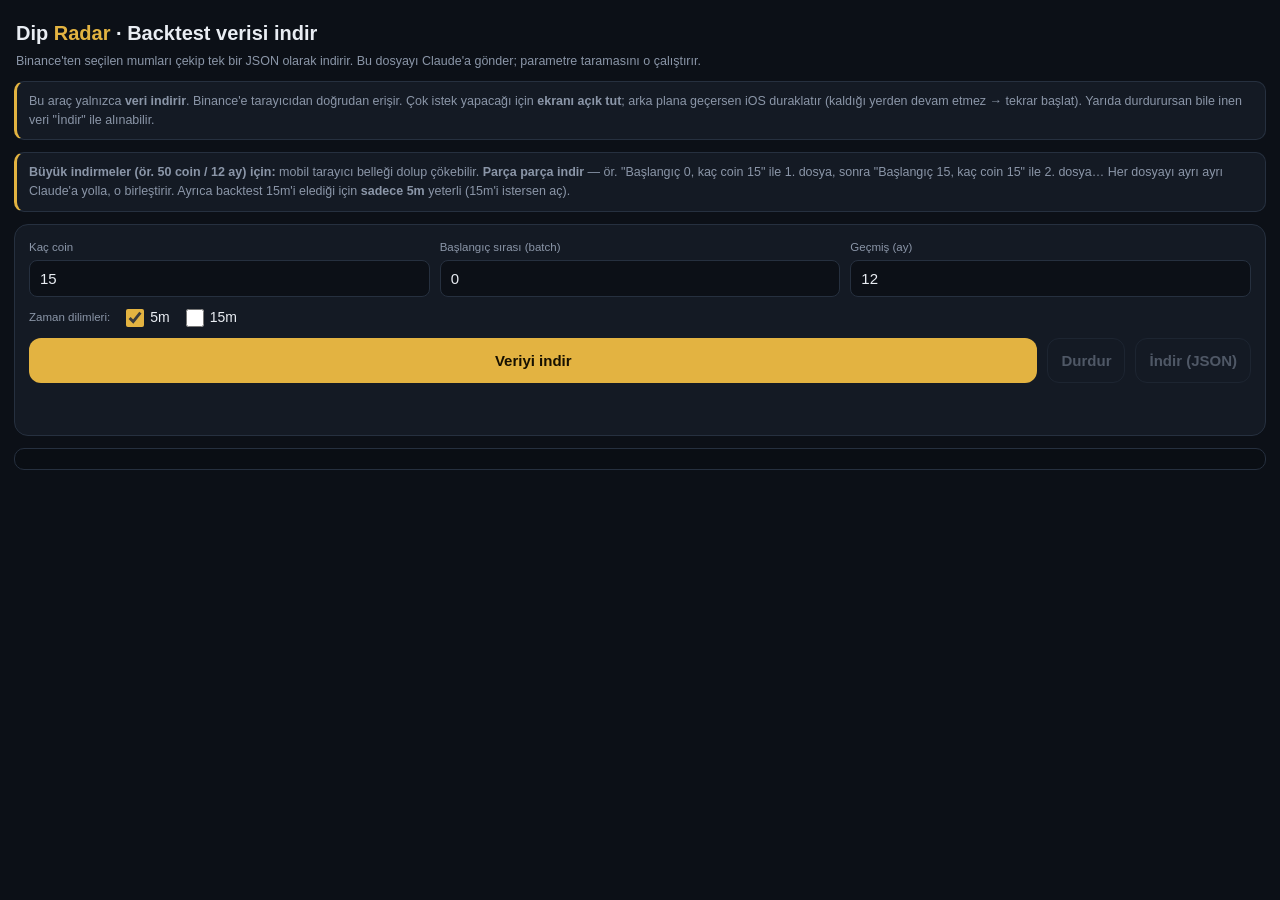
<file: backtest.html>
<!DOCTYPE html>
<html lang="tr">
<head>
<meta charset="UTF-8">
<meta name="viewport" content="width=device-width, initial-scale=1, viewport-fit=cover">
<meta name="theme-color" content="#0C1017">
<title>Dip Radar — Backtest verisi indir</title>
<style>
  :root{--bg:#0C1017;--surface:#141A24;--line:#26303F;--text:#E9EDF3;--muted:#8B96A8;--amber:#E3B341;--green:#3ECF8E;--red:#FF5C48}
  *{box-sizing:border-box;margin:0;padding:0;-webkit-tap-highlight-color:transparent}
  body{background:var(--bg);color:var(--text);font-family:-apple-system,"Segoe UI",Roboto,sans-serif;font-size:15px;line-height:1.5;padding:env(safe-area-inset-top) 14px 40px}
  header{padding:18px 2px 10px}
  h1{font-size:20px;font-weight:800}h1 span{color:var(--amber)}
  p.sub{color:var(--muted);font-size:12.5px;margin-top:4px}
  .card{background:var(--surface);border:1px solid var(--line);border-radius:14px;padding:14px;margin-bottom:12px}
  .warnbox{background:var(--surface);border:1px solid var(--line);border-left:3px solid var(--amber);border-radius:10px;padding:10px 12px;font-size:12.5px;color:var(--muted);margin-bottom:12px}
  .row{display:flex;gap:10px;margin-bottom:10px;flex-wrap:wrap}
  .field{flex:1;min-width:90px;display:flex;flex-direction:column;gap:4px}
  .field label{font-size:11.5px;color:var(--muted)}
  .field input[type=number]{background:var(--bg);border:1px solid var(--line);border-radius:8px;color:var(--text);padding:9px 10px;font-size:15px;width:100%}
  .tfrow{display:flex;gap:16px;align-items:center;margin-bottom:10px}
  .tfrow label{display:flex;gap:6px;align-items:center;font-size:14px;color:var(--text)}
  .tfrow input{width:18px;height:18px;accent-color:var(--amber)}
  .btns{display:flex;gap:10px;margin-bottom:12px}
  button{border:0;border-radius:12px;padding:13px;font-size:15px;font-weight:800;cursor:pointer}
  button.primary{flex:1;background:var(--amber);color:#161001}
  button.ghost{background:var(--surface);border:1px solid var(--line);color:var(--muted);font-weight:700}
  button:disabled{opacity:.5}
  .progress{height:6px;background:#1B2331;border-radius:99px;overflow:hidden;margin-bottom:6px;display:none}
  .progress.on{display:block}
  .progress i{display:block;height:100%;width:0%;background:var(--amber);transition:width .2s}
  #status{font-size:12.5px;color:var(--muted);min-height:18px;margin-bottom:8px}
  #log{background:#0a0e14;border:1px solid var(--line);border-radius:10px;padding:10px;font-family:ui-monospace,Menlo,monospace;font-size:11.5px;color:var(--muted);white-space:pre-wrap;max-height:44vh;overflow:auto}
</style>
</head>
<body>
<header>
  <h1>Dip <span>Radar</span> · Backtest verisi indir</h1>
  <p class="sub">Binance'ten seçilen mumları çekip tek bir JSON olarak indirir. Bu dosyayı Claude'a gönder; parametre taramasını o çalıştırır.</p>
</header>

<div class="warnbox">
  Bu araç yalnızca <b>veri indirir</b>. Binance'e tarayıcıdan doğrudan erişir. Çok istek yapacağı için <b>ekranı açık tut</b>; arka plana geçersen iOS duraklatır (kaldığı yerden devam etmez → tekrar başlat). Yarıda durdurursan bile inen veri "İndir" ile alınabilir.
</div>
<div class="warnbox">
  <b>Büyük indirmeler (ör. 50 coin / 12 ay) için:</b> mobil tarayıcı belleği dolup çökebilir. <b>Parça parça indir</b> — ör. "Başlangıç 0, kaç coin 15" ile 1. dosya, sonra "Başlangıç 15, kaç coin 15" ile 2. dosya… Her dosyayı ayrı ayrı Claude'a yolla, o birleştirir. Ayrıca backtest 15m'i elediği için <b>sadece 5m</b> yeterli (15m'i istersen aç).
</div>

<div class="card">
  <div class="row">
    <div class="field"><label>Kaç coin</label><input type="number" id="coins" value="15" min="1" max="100"></div>
    <div class="field"><label>Başlangıç sırası (batch)</label><input type="number" id="offset" value="0" min="0" max="300"></div>
    <div class="field"><label>Geçmiş (ay)</label><input type="number" id="months" value="12" min="1" max="18" step="0.5"></div>
  </div>
  <div class="tfrow">
    <span style="font-size:11.5px;color:var(--muted)">Zaman dilimleri:</span>
    <label><input type="checkbox" id="tf5" checked> 5m</label>
    <label><input type="checkbox" id="tf15"> 15m</label>
  </div>
  <div class="btns">
    <button class="primary" id="startbtn" onclick="run()">Veriyi indir</button>
    <button class="ghost" id="stopbtn" onclick="stopFlag=true" disabled>Durdur</button>
    <button class="ghost" id="exportbtn" onclick="exportData()" disabled>İndir (JSON)</button>
  </div>
  <div class="progress" id="prog"><i id="progbar"></i></div>
  <div id="status"></div>
</div>

<pre id="log"></pre>

<script>
const $=id=>document.getElementById(id);
const SPOT="https://api.binance.com";
const TF_MS={"5m":300000,"15m":900000};
const STABLES=new Set(["USDCUSDT","FDUSDUSDT","TUSDUSDT","USDPUSDT","EURUSDT","DAIUSDT","BUSDUSDT","USDEUSDT","AEURUSDT","EURIUSDT","XUSDUSDT","USD1USDT","RLUSDUSDT"]);
let stopFlag=false, dataset=null, wakeLock=null, TFS=["5m"];

const sleep=ms=>new Promise(r=>setTimeout(r,ms));
function log(msg){ const el=$("log"); el.textContent += (el.textContent?"\n":"")+msg; el.scrollTop=el.scrollHeight; }
function setProgress(f){ $("progbar").style.width=(f*100).toFixed(1)+"%"; }

async function wake(){ try{ if("wakeLock" in navigator){ wakeLock=await navigator.wakeLock.request("screen"); } }catch(e){} }
function unwake(){ try{ if(wakeLock){ wakeLock.release(); wakeLock=null; } }catch(e){} }
document.addEventListener("visibilitychange",()=>{ if(document.visibilityState==="visible" && wakeLock===null && $("stopbtn").disabled===false) wake(); });

/* hız-sınırı (429/418) ve geçici ağ hatalarına dayanıklı fetch */
async function fetchJson(url, tries=5){
  for(let i=0;i<tries;i++){
    try{
      const r=await fetch(url);
      if(r.status===429||r.status===418){
        const ra=parseInt(r.headers.get("Retry-After")||"3",10);
        log("  · hız sınırı, "+(ra||3)+"s bekleniyor…");
        await sleep((ra||3)*1000); continue;
      }
      if(!r.ok) throw new Error("HTTP "+r.status);
      return await r.json();
    }catch(e){ if(i===tries-1) throw e; await sleep(700*(i+1)); }
  }
}

async function pool(items, limit, worker){
  let idx=0;
  const runners=Array.from({length:Math.min(limit,items.length)}, async ()=>{
    while(idx<items.length && !stopFlag){ const my=idx++; await worker(items[my]); }
  });
  await Promise.all(runners);
}

/* hacme göre sıralı evreni al, [offset, offset+count) dilimini döndür (batch için) */
async function getUniverse(offset, count){
  const t=await fetchJson(SPOT+"/api/v3/ticker/24hr");
  const ranked=t.filter(x=>x.symbol.endsWith("USDT"))
    .filter(x=>!STABLES.has(x.symbol))
    .filter(x=>!/(UP|DOWN|BULL|BEAR)USDT$/.test(x.symbol))
    .filter(x=>parseFloat(x.quoteVolume)>0)
    .sort((a,b)=>parseFloat(b.quoteVolume)-parseFloat(a.quoteVolume))
    .map(x=>x.symbol);
  return ranked.slice(offset, offset+count);
}

/* startTime'dan bugüne ileri sayfalayarak tüm mumları çeker.
   Kompakt biçim: [openTime, o, h, l, c, v, takerBuyBase] */
async function fetchSeries(sym, tf, startTime){
  const out=[]; const step=TF_MS[tf]; const now=Date.now();
  let cursor=startTime, pages=0; const maxPages=800;
  while(cursor<now && pages<maxPages && !stopFlag){
    const kk=await fetchJson(SPOT+"/api/v3/klines?symbol="+sym+"&interval="+tf+"&startTime="+cursor+"&limit=1000");
    if(!Array.isArray(kk)||!kk.length) break;
    for(const k of kk){ out.push([k[0],+k[1],+k[2],+k[3],+k[4],+k[5],+k[9]]); }
    const last=kk[kk.length-1][0];
    pages++;
    if(kk.length<1000) break;
    cursor=last+step;
    await sleep(110);
  }
  return out;
}

async function run(){
  stopFlag=false;
  const count=Math.max(1, Math.min(100, parseInt($("coins").value)||15));
  const offset=Math.max(0, Math.min(300, parseInt($("offset").value)||0));
  const months=Math.max(1, Math.min(18, parseFloat($("months").value)||12));
  TFS=[]; if($("tf5").checked)TFS.push("5m"); if($("tf15").checked)TFS.push("15m");
  if(!TFS.length){ alert("En az bir zaman dilimi seç (5m veya 15m)."); return; }
  const startTime=Date.now()-Math.round(months*30*24*3600*1000);

  $("startbtn").disabled=true; $("stopbtn").disabled=false; $("exportbtn").disabled=true;
  $("prog").classList.add("on"); setProgress(0);
  $("log").textContent=""; $("status").textContent="Sembol evreni alınıyor…";
  await wake();

  let universe;
  try{ universe=await getUniverse(offset, count); }
  catch(e){ log("Evren alınamadı: "+e.message+" — Binance'e erişilemedi (bölge/ağ?)."); finishUI(); return; }
  if(!universe.length){ log("Uygun sembol bulunamadı (başlangıç sırası fazla yüksek olabilir)."); finishUI(); return; }
  log("Batch: "+offset+"–"+(offset+universe.length)+" · "+universe.length+" coin");
  log(universe.join(", "));
  log("Geçmiş: son "+months+" ay · zaman dilimleri: "+TFS.join(", "));
  log("——");

  dataset={ source:"dip-radar-backtest-downloader", version:1, exported_at:new Date().toISOString(),
            months, offset, timeframes:TFS, basket:universe, candles:{} };
  TFS.forEach(tf=>dataset.candles[tf]={});

  let doneUnits=0; const totalUnits=universe.length*TFS.length; let totalCandles=0;
  await pool(universe, 3, async (sym)=>{
    for(const tf of TFS){
      if(stopFlag) return;
      try{
        const s=await fetchSeries(sym, tf, startTime);
        dataset.candles[tf][sym]=s;
        totalCandles+=s.length;
        log(sym+" "+tf+": "+s.length+" mum");
      }catch(e){ log(sym+" "+tf+": HATA "+e.message); }
      doneUnits++;
      setProgress(doneUnits/totalUnits);
      $("status").textContent=doneUnits+"/"+totalUnits+" seri · toplam "+totalCandles.toLocaleString("tr-TR")+" mum";
    }
  });

  log("——");
  const keys=new Set(); TFS.forEach(tf=>Object.keys(dataset.candles[tf]).forEach(k=>keys.add(k)));
  log((stopFlag?"DURDURULDU":"TAMAMLANDI")+" · "+keys.size+" coin · "+totalCandles.toLocaleString("tr-TR")+" mum indirildi.");
  log(stopFlag ? "Kısmi veri de 'İndir' ile alınabilir." : "Şimdi 'İndir'e bas ve dosyayı Claude'a gönder.");
  $("exportbtn").disabled=false;
  finishUI();
}

function finishUI(){
  $("startbtn").disabled=false; $("stopbtn").disabled=true;
  $("status").textContent = dataset ? "Hazır — 'İndir'e bas." : "";
  unwake();
}

async function exportData(){
  if(!dataset){ alert("Önce veri indir."); return; }
  $("status").textContent="Dosya hazırlanıyor…";
  let json;
  try{ json=JSON.stringify(dataset); }
  catch(e){ alert("Veri belleğe sığmadı (çok büyük). Daha az coin / daha kısa geçmişle, parça parça indir."); $("status").textContent="Hata: veri çok büyük."; return; }
  const tag=(dataset.offset||0)+"-"+((dataset.offset||0)+dataset.basket.length);
  let blob, fname="dipradar_backtest_"+tag+"_"+new Date().toISOString().slice(0,10);
  try{
    const stream=new Blob([json]).stream().pipeThrough(new CompressionStream("gzip"));
    blob=await new Response(stream).blob(); fname+=".json.gz";
  }catch(e){ blob=new Blob([json],{type:"application/json"}); fname+=".json"; }
  const a=document.createElement("a"); a.href=URL.createObjectURL(blob); a.download=fname; a.click();
  setTimeout(()=>URL.revokeObjectURL(a.href), 4000);
  $("status").textContent="İndirildi: "+fname+" ("+(blob.size/1048576).toFixed(1)+" MB) — bu dosyayı Claude'a gönder.";
}
</script>
</body>
</html>
</file>
